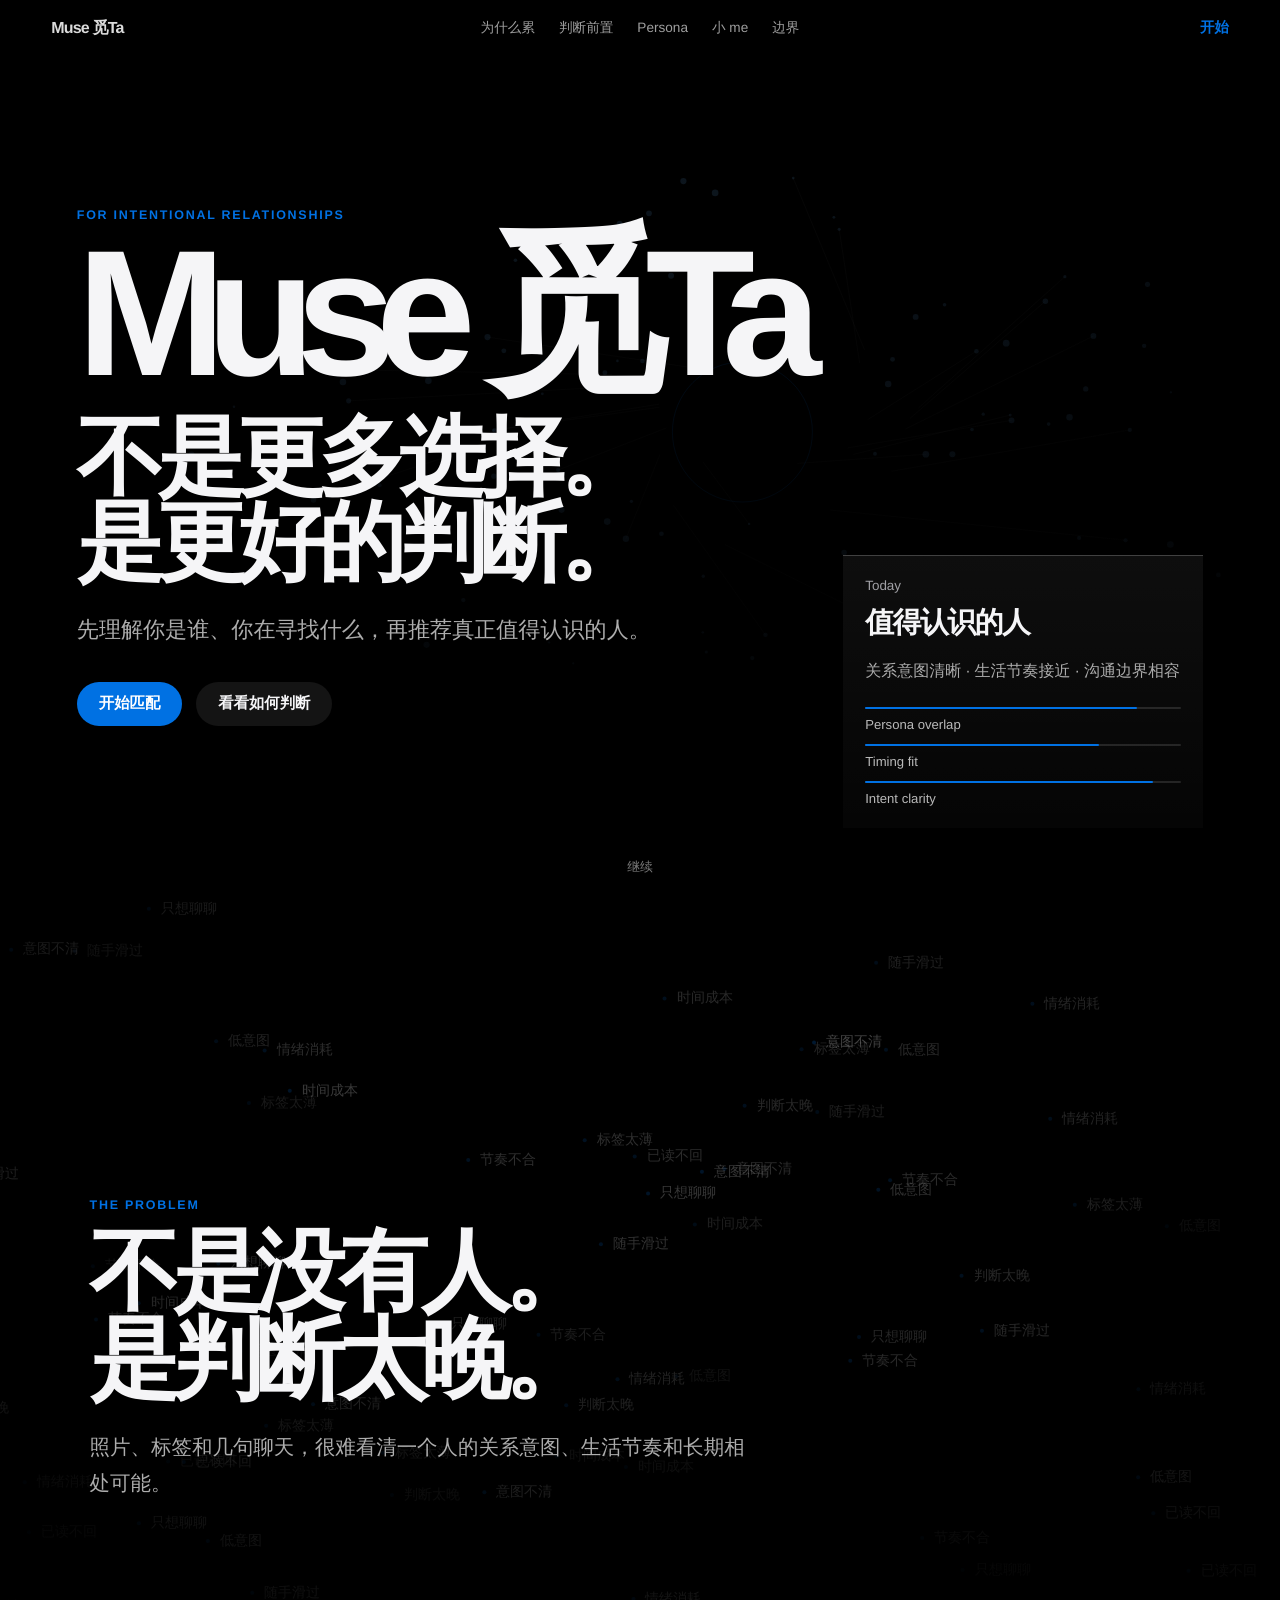
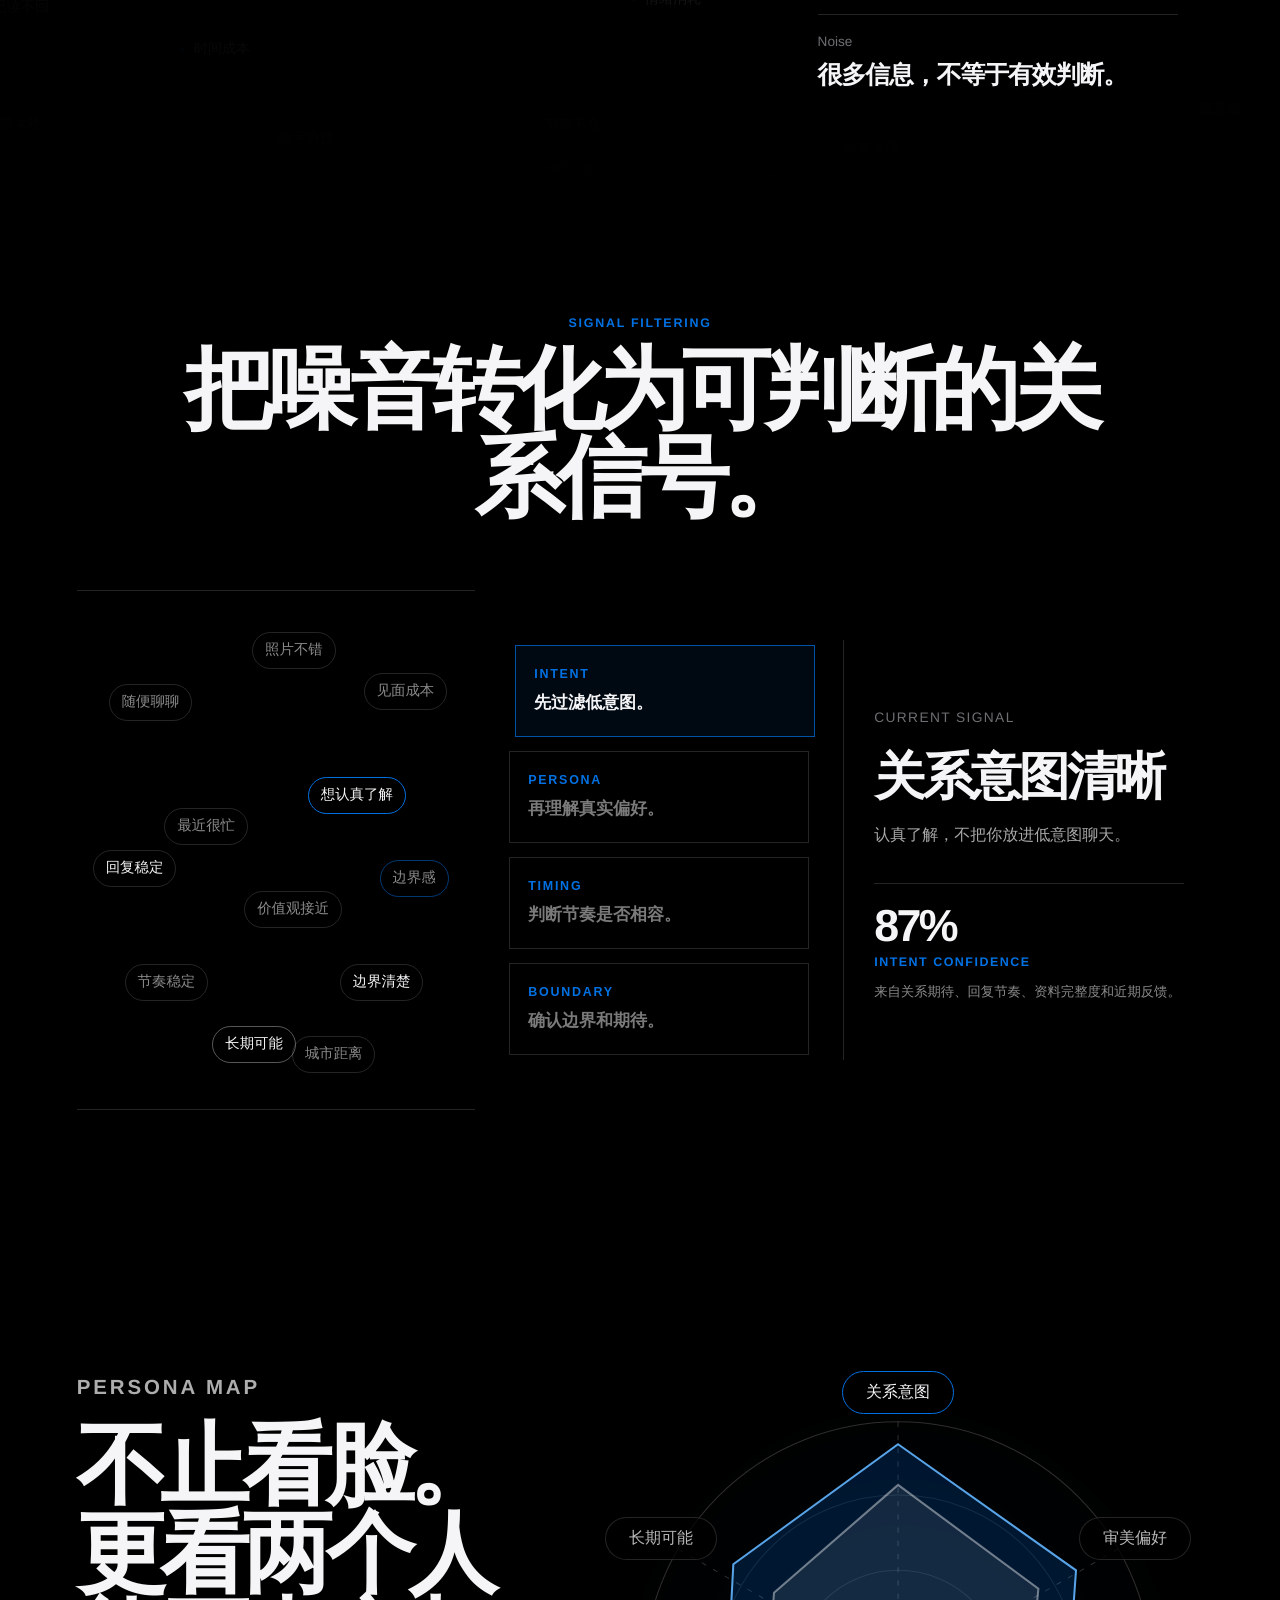
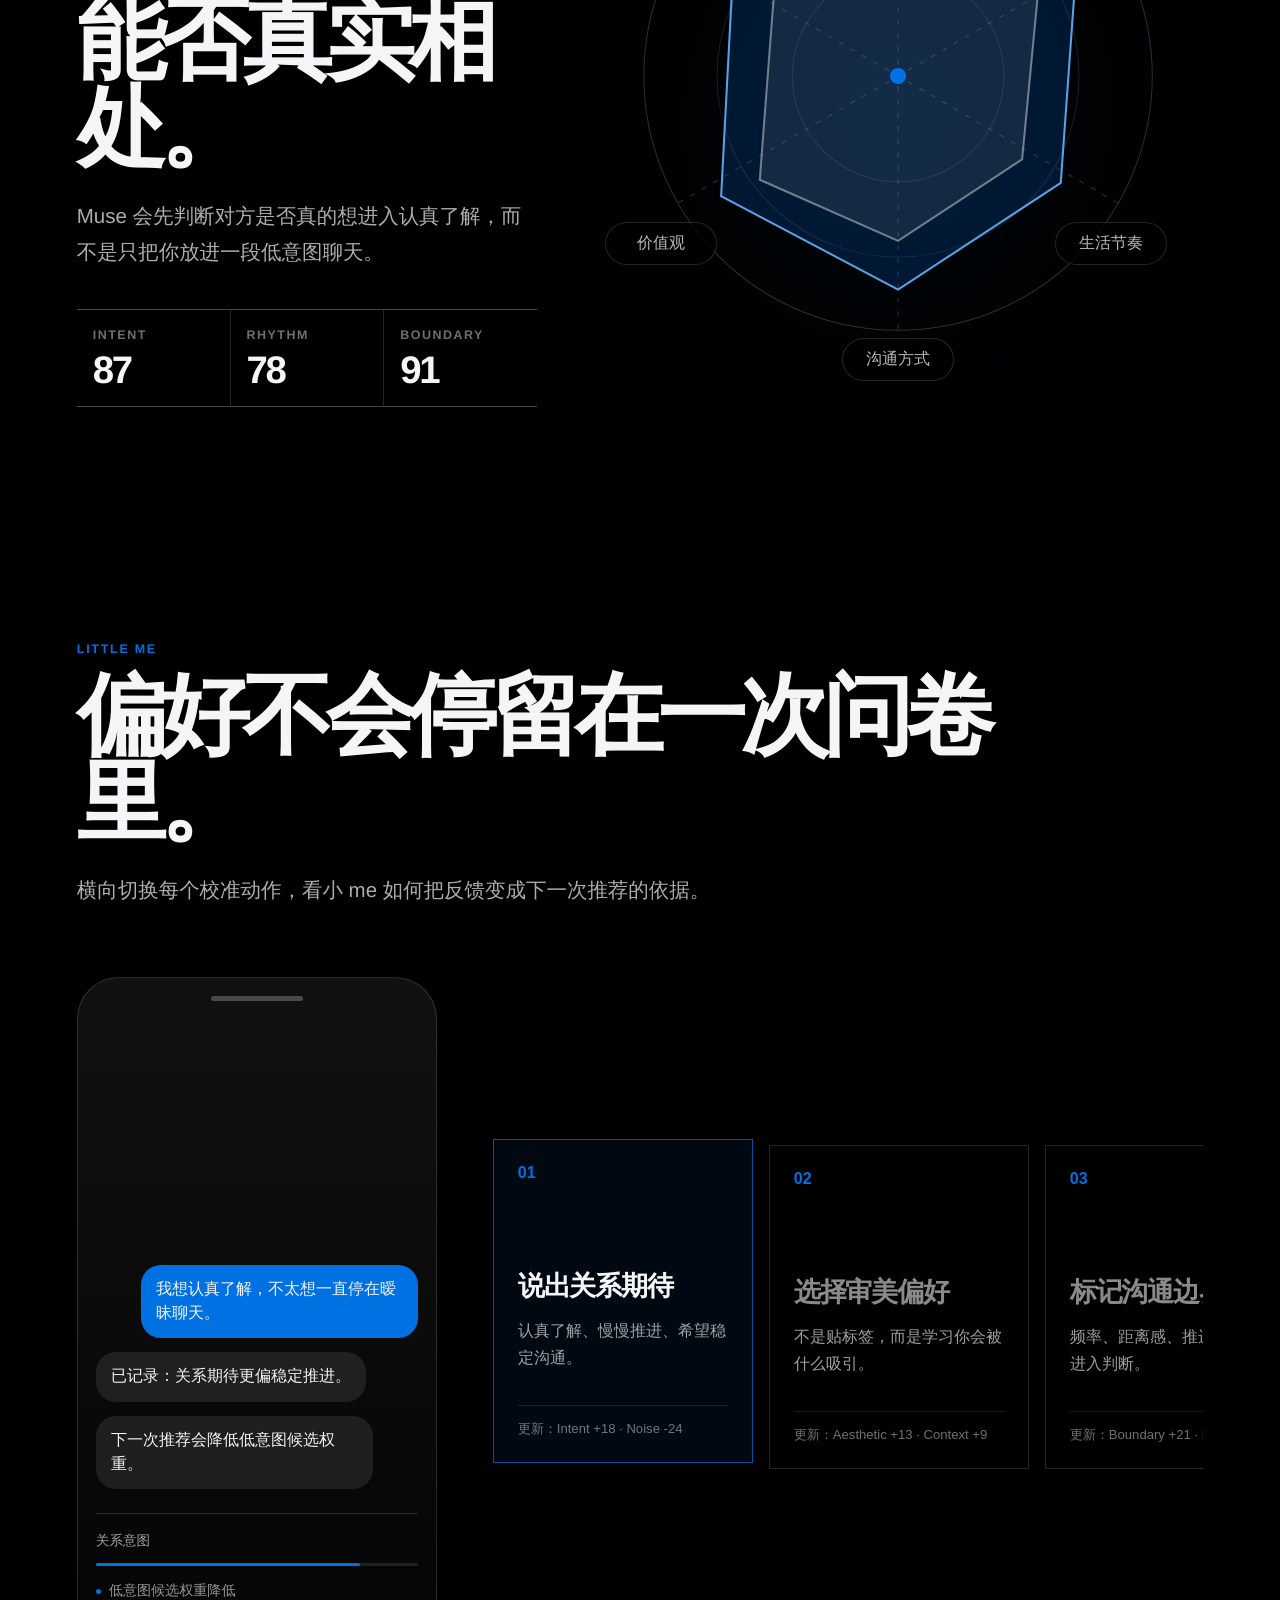
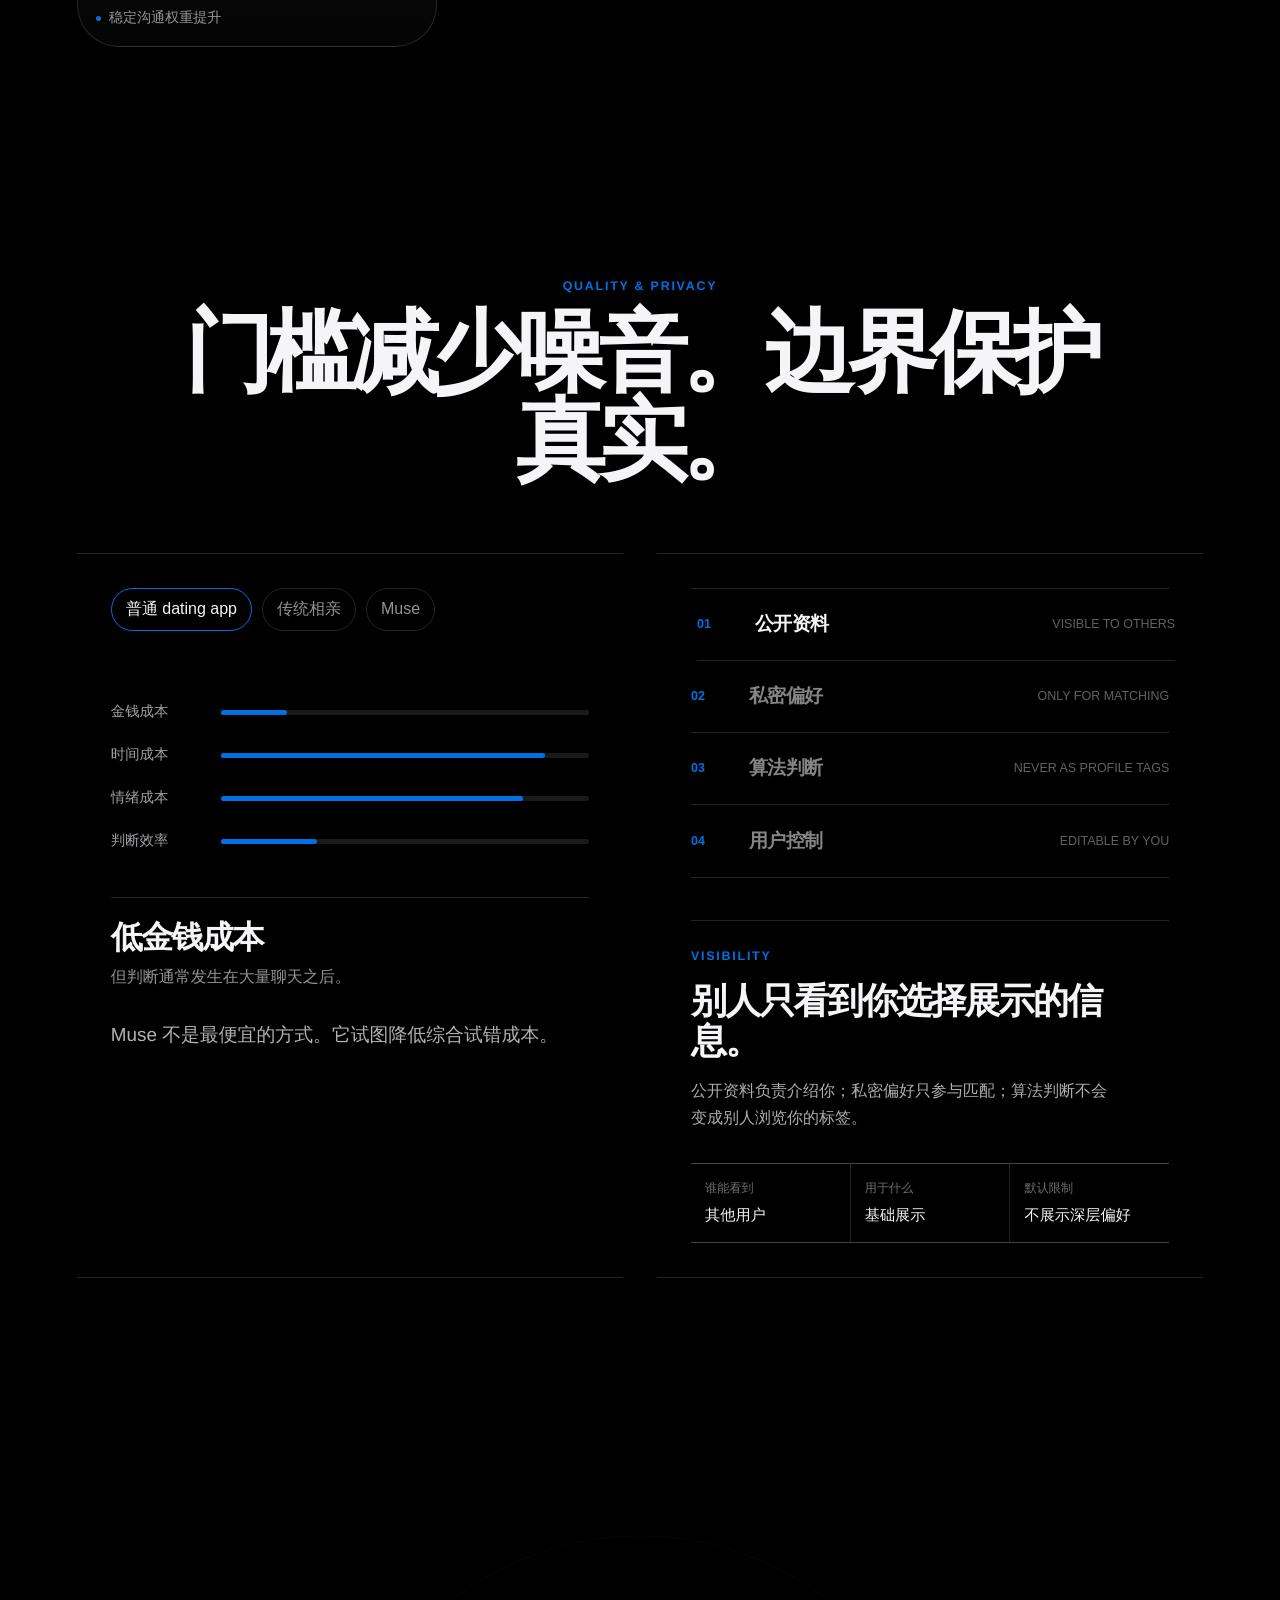
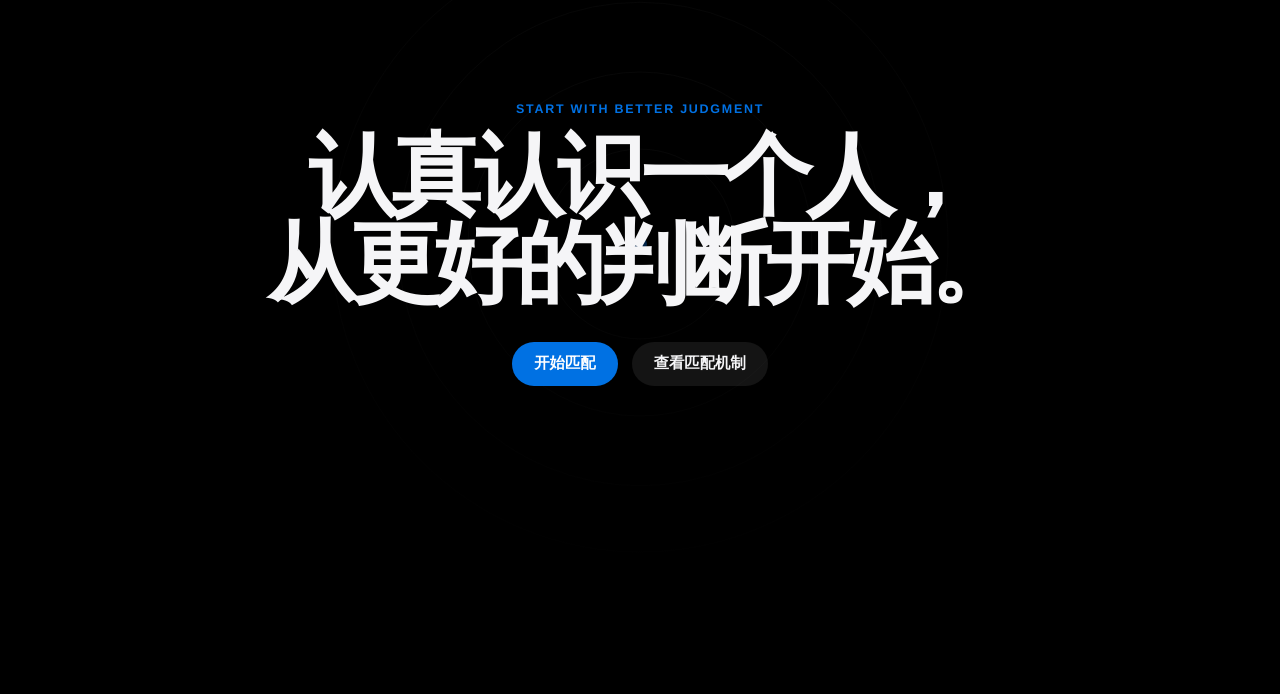
<file: index.html>
<!DOCTYPE html>
<html lang="zh-CN">
<head>
  <meta charset="UTF-8" />
  <meta name="viewport" content="width=device-width, initial-scale=1.0" />
  <title>Muse 觅Ta | 不是更多选择，是更好的判断</title>
  <meta name="description" content="Muse 觅Ta，为认真关系设计的 AI 匹配系统。先理解关系信号，再推荐真正值得认识的人。" />
  <link rel="stylesheet" href="./styles.css" />
</head>
<body>
  <div class="intro" data-intro>
    <span>Muse 觅Ta</span>
    <strong>不是更多选择。是更好的判断。</strong>
  </div>

  <header class="nav" data-nav>
    <a href="#top" class="brand">Muse 觅Ta</a>
    <nav aria-label="页面导航">
      <a href="#noise">为什么累</a>
      <a href="#filter">判断前置</a>
      <a href="#persona">Persona</a>
      <a href="#little-me">小 me</a>
      <a href="#trust">边界</a>
    </nav>
    <a href="#start" class="nav-cta">开始</a>
  </header>

  <main>
    <section class="hero scene" id="top">
      <canvas class="signal-canvas" data-signal-canvas aria-hidden="true"></canvas>
      <div class="hero-copy" data-parallax="0.12">
        <p class="eyebrow">For intentional relationships</p>
        <h1>Muse 觅Ta</h1>
        <p class="hero-line">不是更多选择。<br />是更好的判断。</p>
        <p class="hero-sub">
          先理解你是谁、你在寻找什么，再推荐真正值得认识的人。
        </p>
        <div class="hero-actions">
          <a class="button primary" href="#start">开始匹配</a>
          <a class="button ghost" href="#persona">看看如何判断</a>
        </div>
      </div>
      <div class="hero-proof" data-parallax="-0.08" aria-label="Muse 产品判断示意">
        <div class="proof-kicker">Today</div>
        <h2>值得认识的人</h2>
        <p>关系意图清晰 · 生活节奏接近 · 沟通边界相容</p>
        <div class="proof-meter">
          <span style="--w: 86%">Persona overlap</span>
          <span style="--w: 74%">Timing fit</span>
          <span style="--w: 91%">Intent clarity</span>
        </div>
      </div>
      <a class="scroll-hint" href="#noise">继续</a>
    </section>

    <section class="noise scene" id="noise">
      <canvas class="noise-canvas" data-noise-canvas aria-hidden="true"></canvas>
      <div class="noise-copy" data-reveal>
        <p class="eyebrow">The problem</p>
        <h2>不是没有人。<br />是判断太晚。</h2>
        <p>
          照片、标签和几句聊天，很难看清一个人的关系意图、生活节奏和长期相处可能。
        </p>
      </div>
      <div class="noise-verdict" data-reveal>
        <span>Noise</span>
        <strong>很多信息，不等于有效判断。</strong>
      </div>
    </section>

    <section class="filter scene" id="filter">
      <div class="section-title" data-reveal>
        <p class="eyebrow">Signal filtering</p>
        <h2>把噪音转化为可判断的关系信号。</h2>
      </div>
      <div class="filter-stage" data-filter-stage>
        <div class="signal-cloud" aria-hidden="true">
          <span>随便聊聊</span>
          <span>照片不错</span>
          <span>最近很忙</span>
          <span>想认真了解</span>
          <span>节奏稳定</span>
          <span>边界清楚</span>
          <span>价值观接近</span>
          <span>见面成本</span>
          <span>长期可能</span>
          <span>回复稳定</span>
          <span>边界感</span>
          <span>城市距离</span>
        </div>
        <div class="filter-stack" aria-label="Muse 筛选层">
          <button class="filter-layer is-active" data-filter="intent">
            <span>Intent</span>
            <strong>先过滤低意图。</strong>
          </button>
          <button class="filter-layer" data-filter="persona">
            <span>Persona</span>
            <strong>再理解真实偏好。</strong>
          </button>
          <button class="filter-layer" data-filter="timing">
            <span>Timing</span>
            <strong>判断节奏是否相容。</strong>
          </button>
          <button class="filter-layer" data-filter="boundary">
            <span>Boundary</span>
            <strong>确认边界和期待。</strong>
          </button>
        </div>
        <div class="clear-match" data-filter-result>
          <p>Current signal</p>
          <h3>关系意图清晰</h3>
          <span>认真了解，不把你放进低意图聊天。</span>
          <div class="signal-evidence">
            <b>87%</b>
            <em>intent confidence</em>
            <small>来自关系期待、回复节奏、资料完整度和近期反馈。</small>
          </div>
        </div>
      </div>
    </section>

    <section class="persona scene" id="persona">
      <div class="persona-copy" data-reveal>
        <p class="eyebrow">Persona map</p>
        <h2>不止看脸。<br />更看两个人能否真实相处。</h2>
        <p data-persona-copy>
          Muse 会先判断对方是否真的想进入认真了解，而不是只把你放进一段低意图聊天。
        </p>
        <div class="persona-stats" data-persona-stats>
          <div><span>Intent</span><strong>87</strong></div>
          <div><span>Rhythm</span><strong>78</strong></div>
          <div><span>Boundary</span><strong>91</strong></div>
        </div>
      </div>
      <div class="persona-map" data-reveal>
        <svg viewBox="0 0 600 600" role="img" aria-label="Muse Persona 圆形关系图">
          <circle class="map-ring" cx="300" cy="300" r="250"></circle>
          <circle class="map-ring soft" cx="300" cy="300" r="178"></circle>
          <circle class="map-ring soft" cx="300" cy="300" r="104"></circle>
          <g class="map-lines">
            <line x1="300" y1="50" x2="300" y2="550"></line>
            <line x1="516.5" y1="175" x2="83.5" y2="425"></line>
            <line x1="516.5" y1="425" x2="83.5" y2="175"></line>
          </g>
          <polygon class="map-fill" points="300,72 475,196 460,405 300,510 126,418 138,190"></polygon>
          <polygon class="map-fill second" points="300,112 438,214 422,382 300,462 164,402 178,218"></polygon>
          <circle class="map-core" cx="300" cy="300" r="8"></circle>
        </svg>
        <div class="persona-controls" aria-label="Persona 维度">
          <button class="is-active" data-persona="intent">关系意图</button>
          <button data-persona="aesthetic">审美偏好</button>
          <button data-persona="rhythm">生活节奏</button>
          <button data-persona="communication">沟通方式</button>
          <button data-persona="values">价值观</button>
          <button data-persona="future">长期可能</button>
        </div>
      </div>
    </section>

    <section class="little-me scene" id="little-me">
      <div class="section-title left" data-reveal>
        <p class="eyebrow">Little me</p>
        <h2>偏好不会停留在一次问卷里。</h2>
        <p>横向切换每个校准动作，看小 me 如何把反馈变成下一次推荐的依据。</p>
      </div>
      <div class="calibration" data-reveal>
        <div class="phone-demo" aria-live="polite">
          <div class="phone-bar"></div>
          <div class="chat-feed" data-chat-feed></div>
          <div class="model-state">
            <span data-model-label>关系意图</span>
            <div><i style="--w: 82%"></i></div>
            <ul data-model-notes>
              <li>低意图候选权重降低</li>
              <li>稳定沟通权重提升</li>
            </ul>
          </div>
        </div>
        <div class="calibration-track" aria-label="小 me 校准步骤">
          <button class="calibration-card is-active" data-calibration="intent">
            <span>01</span>
            <strong>说出关系期待</strong>
            <p>认真了解、慢慢推进、希望稳定沟通。</p>
            <small>更新：Intent +18 · Noise -24</small>
          </button>
          <button class="calibration-card" data-calibration="taste">
            <span>02</span>
            <strong>选择审美偏好</strong>
            <p>不是贴标签，而是学习你会被什么吸引。</p>
            <small>更新：Aesthetic +13 · Context +9</small>
          </button>
          <button class="calibration-card" data-calibration="boundary">
            <span>03</span>
            <strong>标记沟通边界</strong>
            <p>频率、距离感、推进速度，都进入判断。</p>
            <small>更新：Boundary +21 · Rhythm +12</small>
          </button>
          <button class="calibration-card" data-calibration="reason">
            <span>04</span>
            <strong>形成推荐依据</strong>
            <p>下一次推荐不只是“像”，而是更可能相处。</p>
            <small>输出：可解释推荐理由</small>
          </button>
        </div>
      </div>
    </section>

    <section class="trust scene" id="trust">
      <div class="section-title" data-reveal>
        <p class="eyebrow">Quality & Privacy</p>
        <h2>门槛减少噪音。边界保护真实。</h2>
      </div>
      <div class="trust-grid">
        <div class="cost-control" data-reveal>
          <div class="control-tabs" aria-label="成本方式切换">
            <button class="is-active" data-cost="app">普通 dating app</button>
            <button data-cost="agency">传统相亲</button>
            <button data-cost="muse">Muse</button>
          </div>
          <div class="cost-bars" data-cost-bars>
            <div><span>金钱成本</span><i style="--w: 18%"></i></div>
            <div><span>时间成本</span><i style="--w: 88%"></i></div>
            <div><span>情绪成本</span><i style="--w: 82%"></i></div>
            <div><span>判断效率</span><i style="--w: 26%"></i></div>
          </div>
          <div class="cost-readout" data-cost-readout>
            <strong>低金钱成本</strong>
            <span>但判断通常发生在大量聊天之后。</span>
          </div>
          <p data-cost-copy>Muse 不是最便宜的方式。它试图降低综合试错成本。</p>
        </div>
        <div class="privacy-control" data-reveal>
          <div class="privacy-layers" aria-label="隐私可见性分层">
            <button class="privacy-layer is-active" data-privacy="public">
              <span>01</span>
              <strong>公开资料</strong>
              <em>Visible to others</em>
            </button>
            <button class="privacy-layer" data-privacy="private">
              <span>02</span>
              <strong>私密偏好</strong>
              <em>Only for matching</em>
            </button>
            <button class="privacy-layer" data-privacy="model">
              <span>03</span>
              <strong>算法判断</strong>
              <em>Never as profile tags</em>
            </button>
            <button class="privacy-layer" data-privacy="control">
              <span>04</span>
              <strong>用户控制</strong>
              <em>Editable by you</em>
            </button>
          </div>
          <div class="privacy-panel" data-privacy-copy>
            <span>Visibility</span>
            <strong>别人只看到你选择展示的信息。</strong>
            <p>公开资料负责介绍你；私密偏好只参与匹配；算法判断不会变成别人浏览你的标签。</p>
            <dl>
              <div><dt>谁能看到</dt><dd>其他用户</dd></div>
              <div><dt>用于什么</dt><dd>基础展示</dd></div>
              <div><dt>默认限制</dt><dd>不展示深层偏好</dd></div>
            </dl>
          </div>
        </div>
      </div>
    </section>

    <section class="final scene" id="start">
      <canvas class="final-canvas" data-final-canvas aria-hidden="true"></canvas>
      <div class="final-copy" data-reveal>
        <p class="eyebrow">Start with better judgment</p>
        <h2>认真认识一个人，<br />从更好的判断开始。</h2>
        <div class="hero-actions">
          <a class="button primary" href="#">开始匹配</a>
          <a class="button ghost" href="#persona">查看匹配机制</a>
        </div>
      </div>
    </section>
  </main>

  <script src="./script.js"></script>
</body>
</html>
</file>
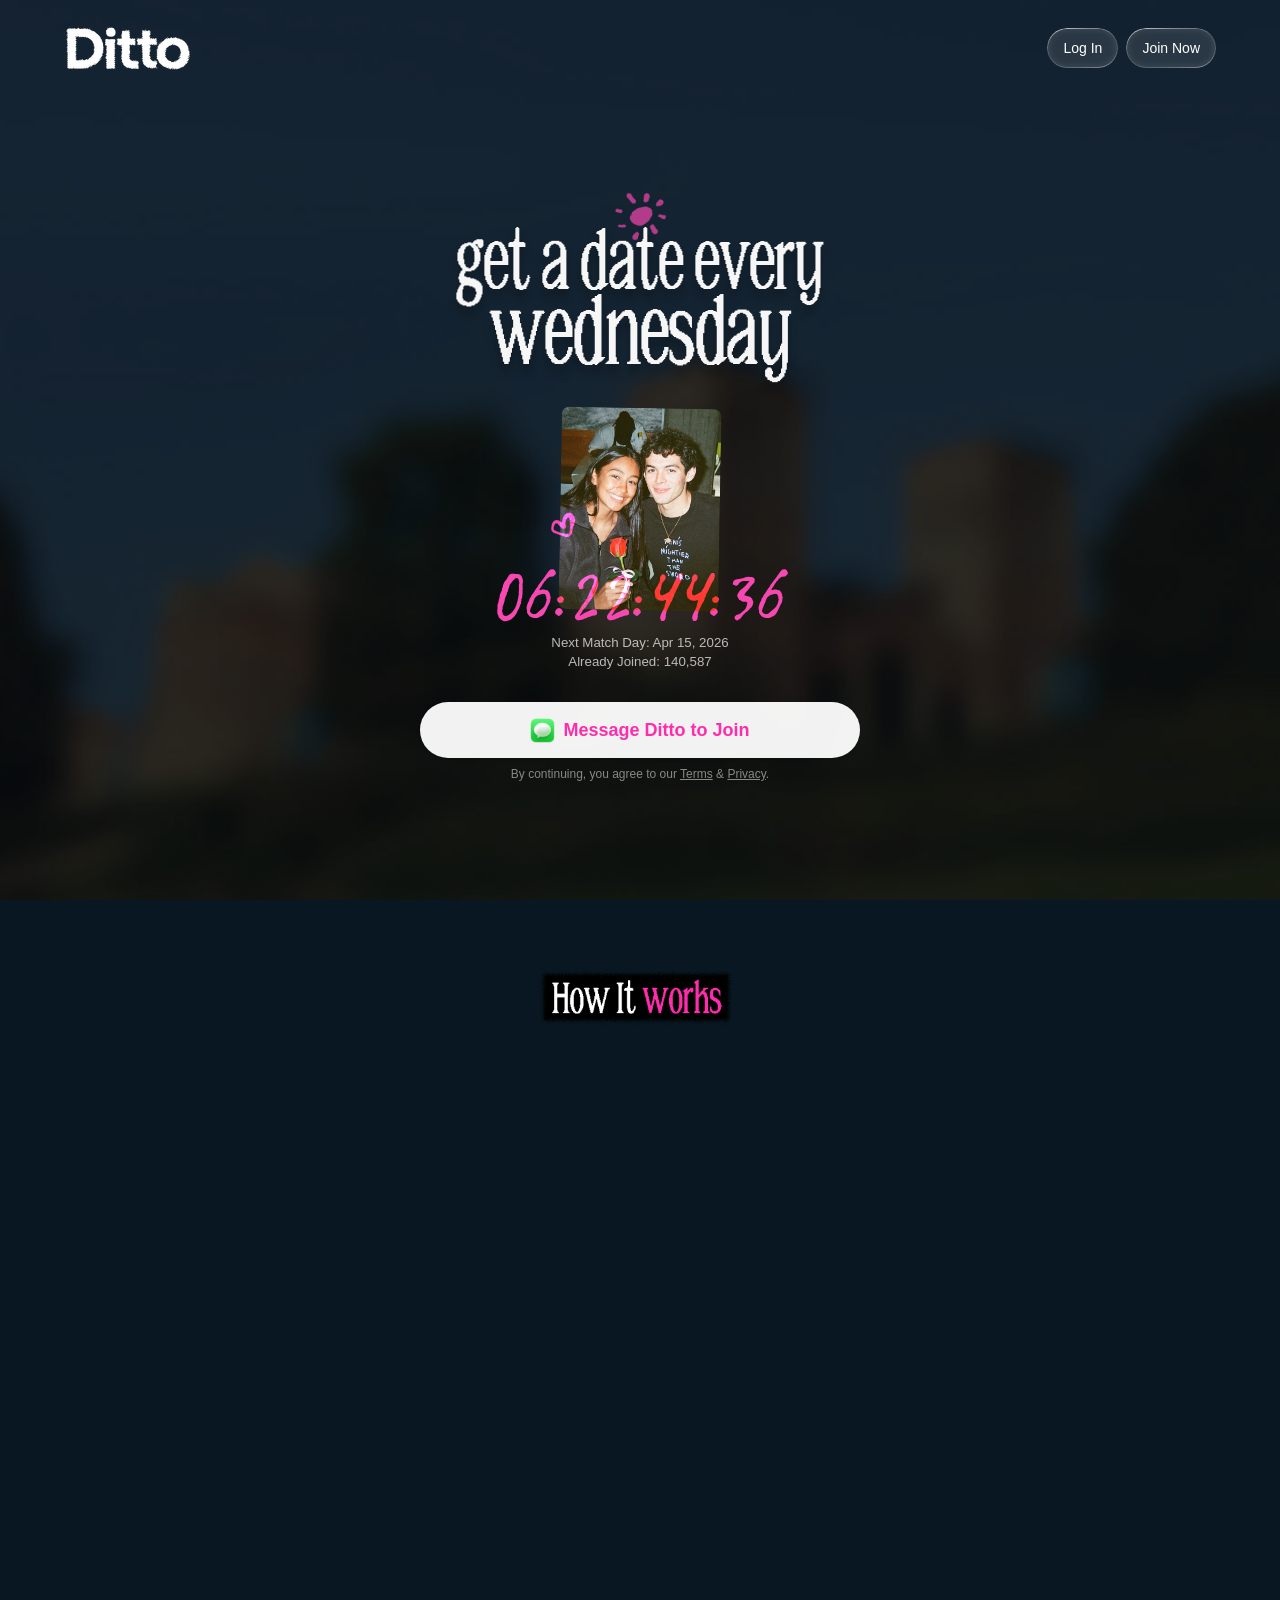
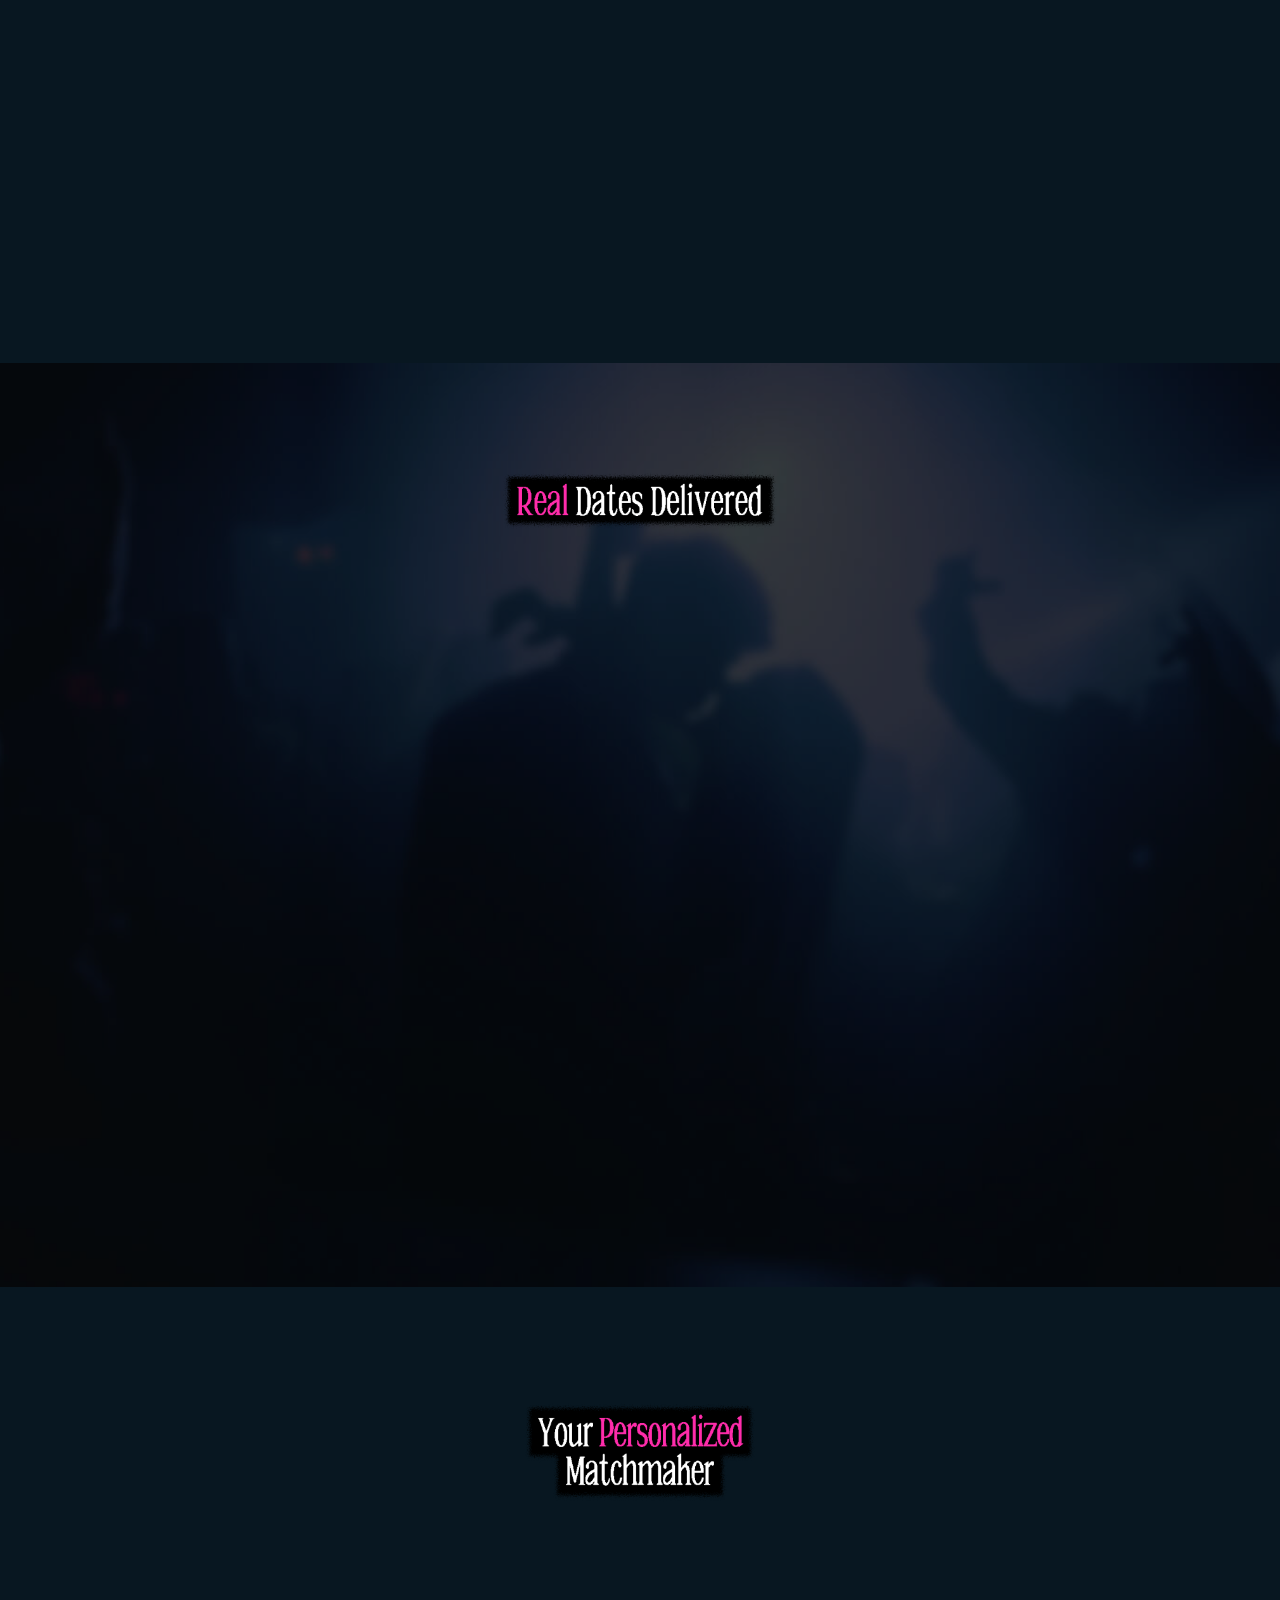
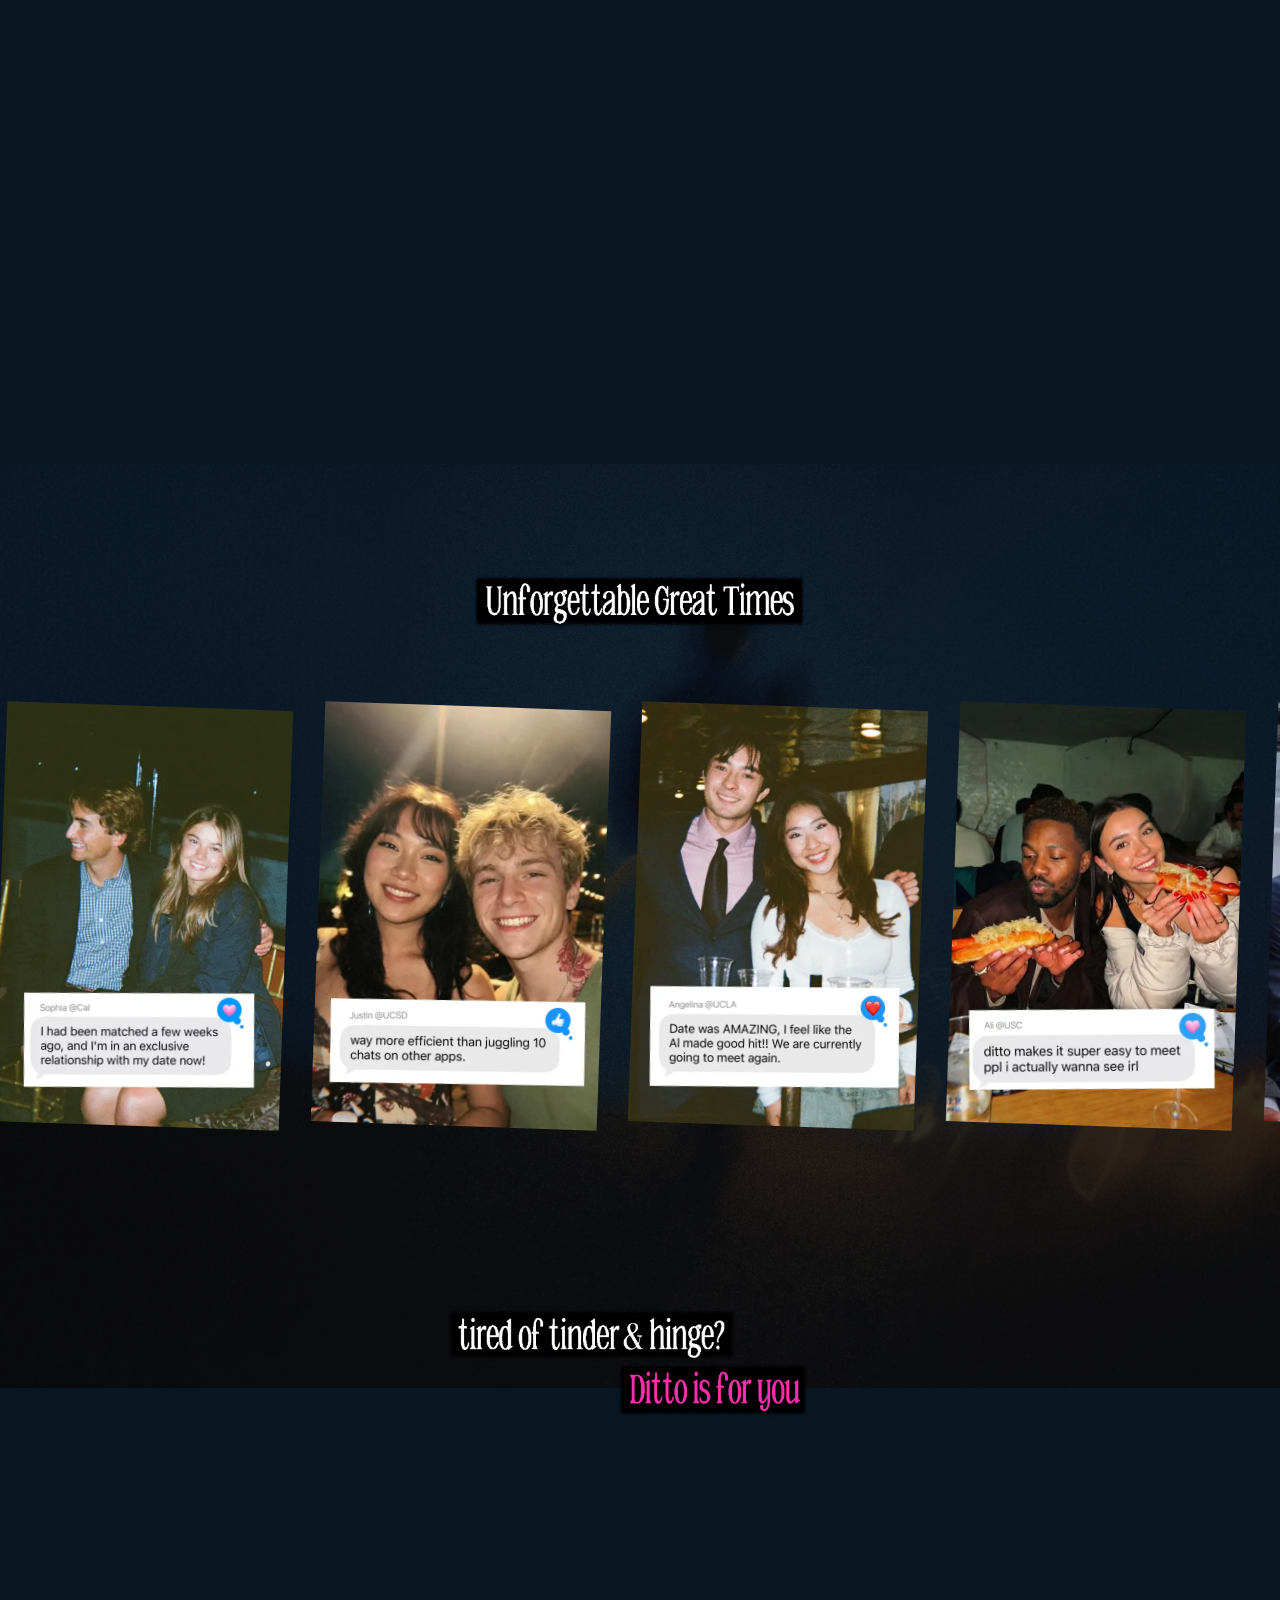
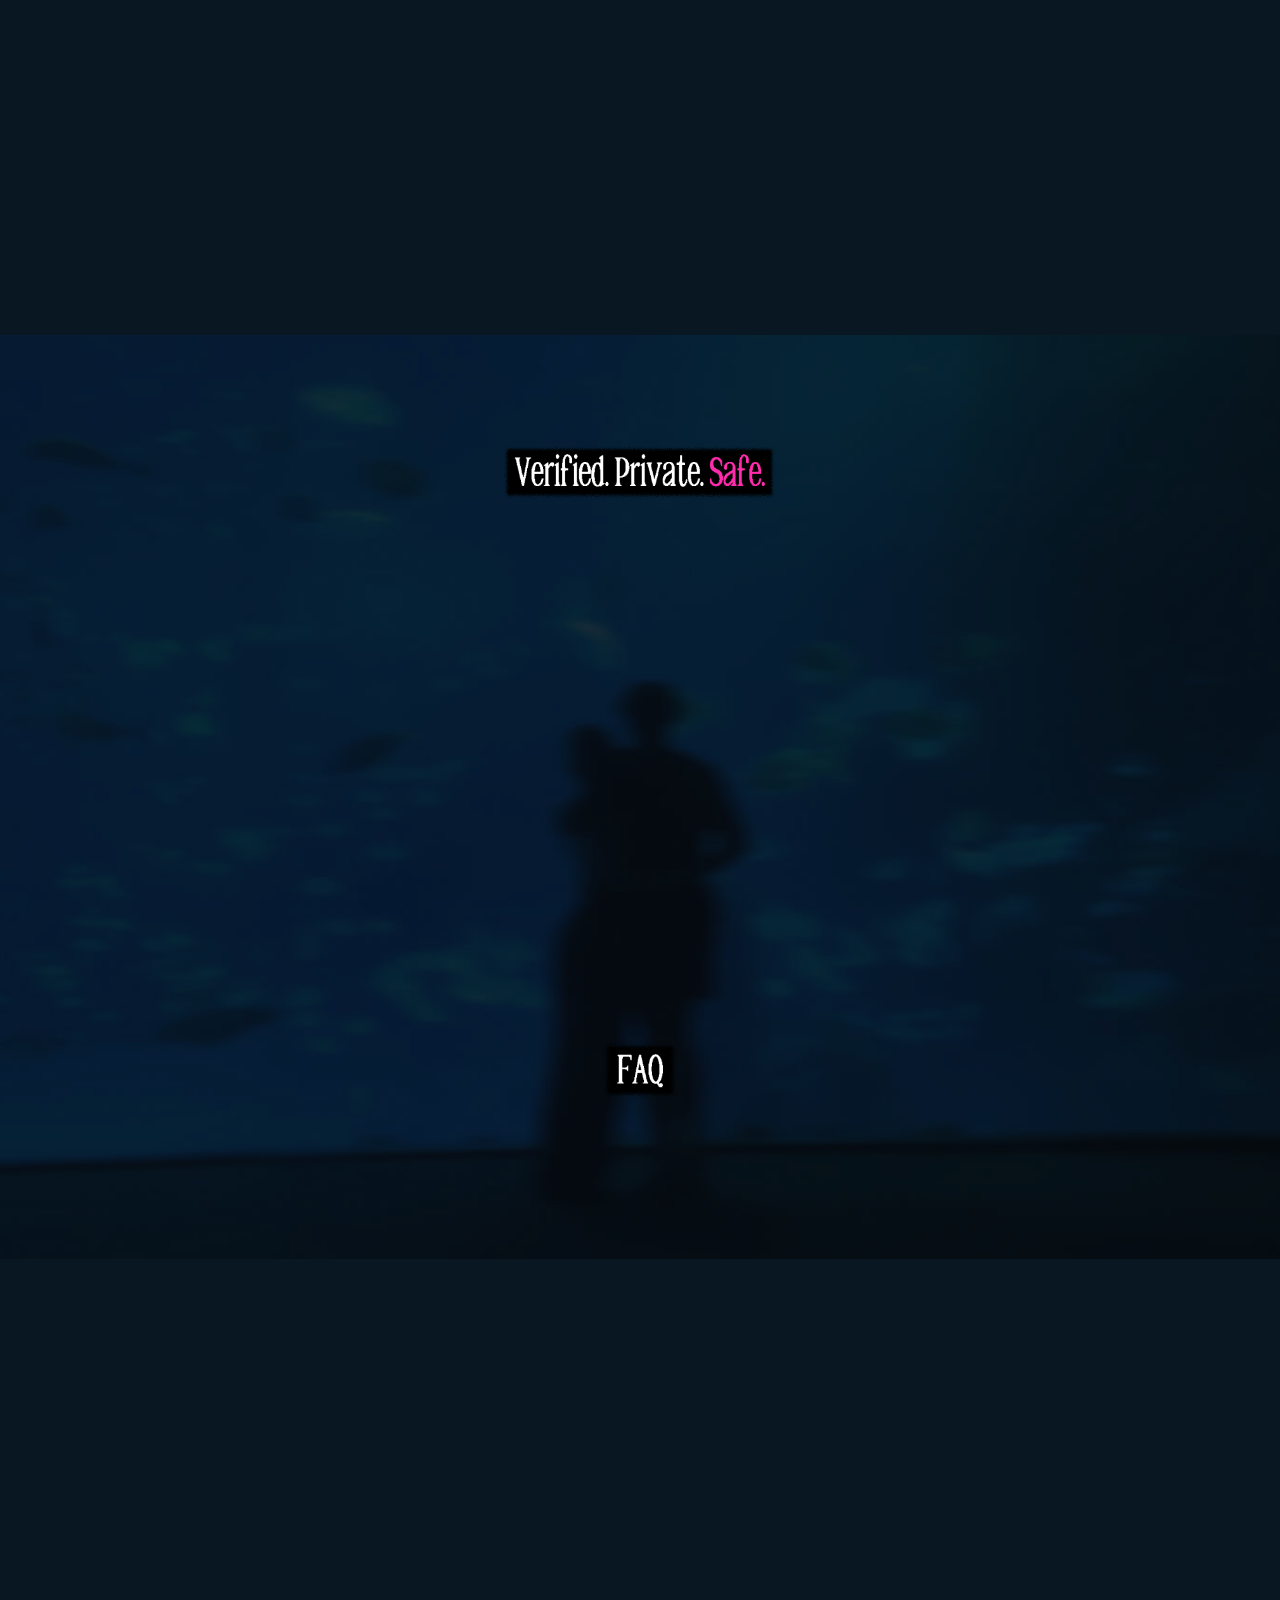
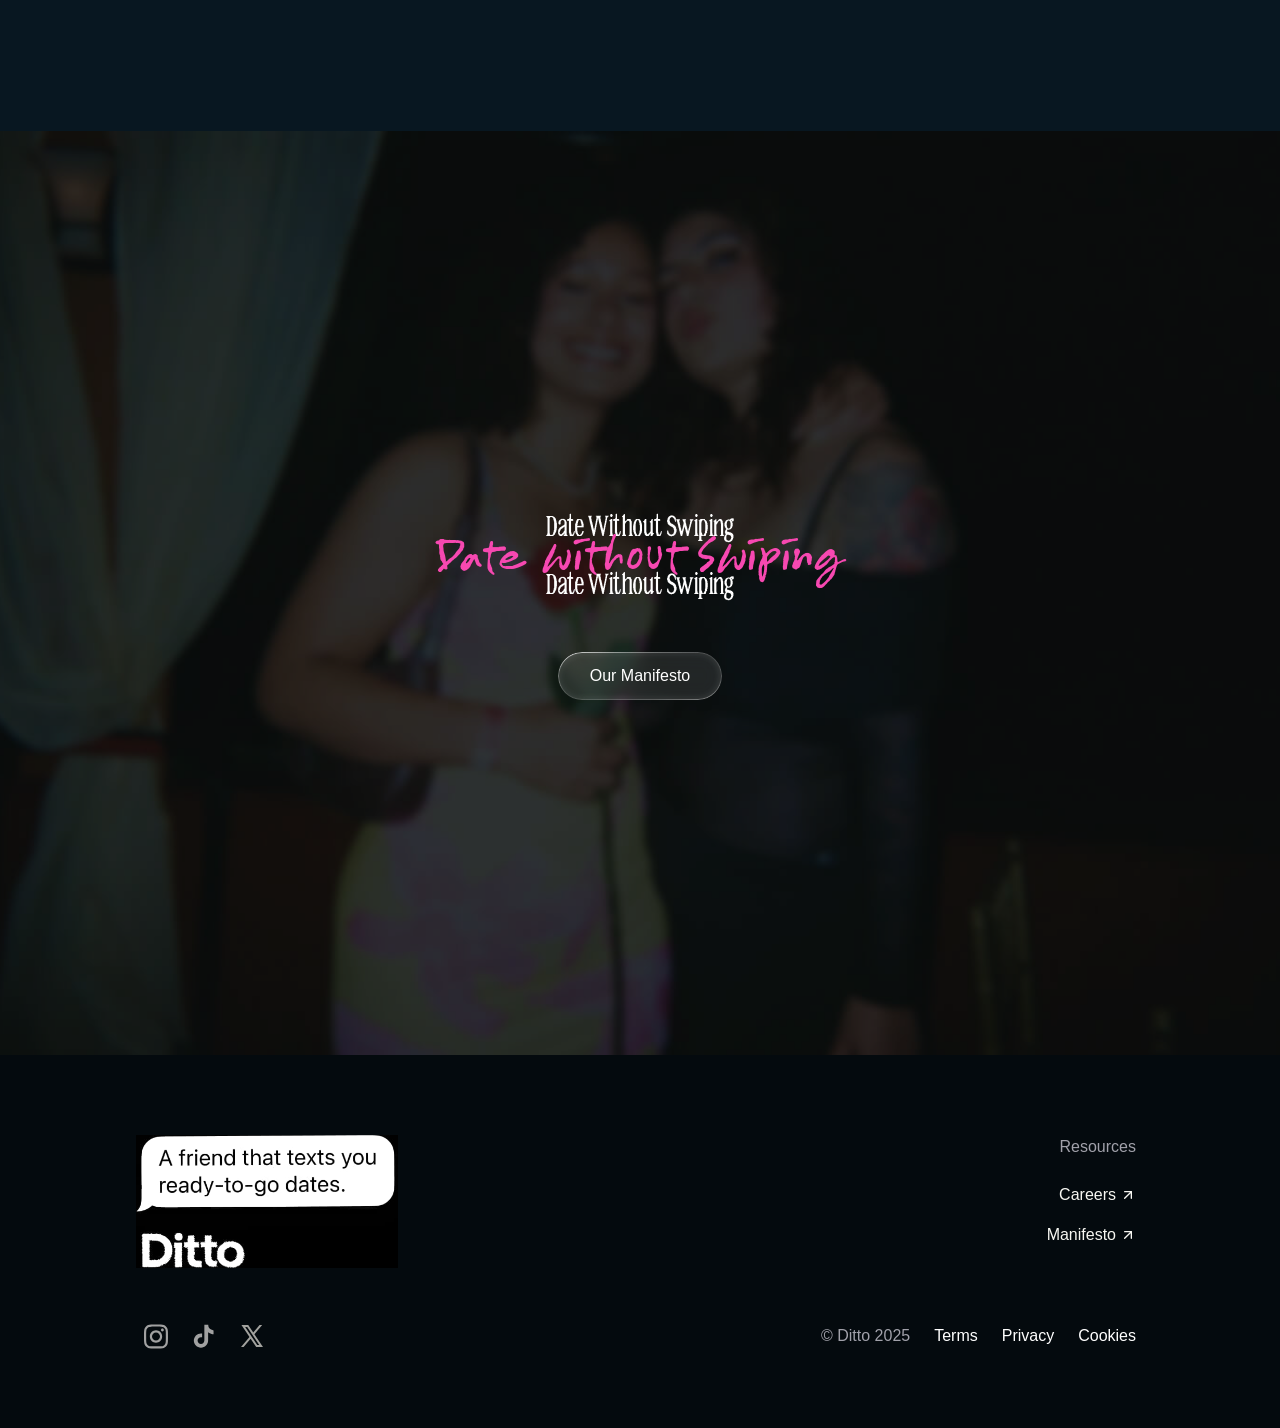
<file: index copy.html>
<!DOCTYPE html><html lang="en" class="argentpixel_e42b2543-module__2tW-xW__variable jersey_25_2c46d627-module___qMhNW__variable spencer_b98a55a6-module__hLfbRW__variable bittersour_b407be45-module__l5us7q__variable antialiased"><head><meta charSet="utf-8"/><meta name="viewport" content="width=device-width, initial-scale=1"/><link rel="preload" as="image" href="images/wednesday/wednesday-vector-sun.png"/><link rel="preload" as="image" href="images/wednesday/wednesday-date.jpg"/><link rel="preload" as="image" href="images/wednesday/wednesday-vector-heart.png"/><link rel="preload" as="image" href="images/logos/imessage-logo.png"/><link rel="preload" as="image" href="images/title-text/subtitle_how-it-works.png"/><link rel="preload" as="image" href="images/howitworks/number_1.webp"/><link rel="preload" as="image" href="images/howitworks/how_it_works_1.webp"/><link rel="preload" as="image" href="images/howitworks/number_2.webp"/><link rel="preload" as="image" href="images/howitworks/how_it_works_2.webp"/><link rel="preload" as="image" href="images/howitworks/number_3.webp"/><link rel="stylesheet" href="_next/static/chunks/099d19351fc948b1.css" data-precedence="next"/><link rel="stylesheet" href="_next/static/chunks/8be99064c7d54c53.css" data-precedence="next"/><link rel="stylesheet" href="_next/static/chunks/591cf297cd48a73a.css" data-precedence="next"/><link rel="preload" as="script" fetchPriority="low" href="_next/static/chunks/e48bb008fba1334e.js"/><script src="_next/static/chunks/25c5c18e11c0363d.js" async=""></script><script src="_next/static/chunks/480d71e21ab28a52.js" async=""></script><script src="_next/static/chunks/b2a523728a27b9ac.js" async=""></script><script src="_next/static/chunks/turbopack-c739a9697aacbf5e.js" async=""></script><script src="_next/static/chunks/d2035eab72114a9e.js" async=""></script><script src="_next/static/chunks/ae8dd55e1054ad62.js" async=""></script><script src="_next/static/chunks/d7791d372ed9d5a5.js" async=""></script><script src="_next/static/chunks/dfd7f015d9294661.js" async=""></script><script src="_next/static/chunks/6d6aea51c0f6bc81.js" async=""></script><script src="_next/static/chunks/2b7af67e0b4c5bd1.js" async=""></script><link rel="preload" as="image" href="images/howitworks/how_it_works_3.webp"/><link rel="preload" as="image" href="images/howitworks/number_4.webp"/><link rel="preload" as="image" href="images/howitworks/how_it_works_4.webp"/><link rel="preload" as="image" href="images/title-text/subtitle_real-dates-delivered.png"/><link rel="preload" as="image" href="images/real-dates/Real&#32;Dates&#32;Delivered_pic_02.webp"/><link rel="preload" as="image" href="images/real-dates/Real&#32;Dates&#32;Delivered_pic_02_tablet_and_above.webp"/><link rel="preload" as="image" href="images/real-dates/Real&#32;Dates&#32;Delivered_pic_01.webp"/><link rel="preload" as="image" href="images/real-dates/Real&#32;Dates&#32;Delivered_pic_03.webp"/><link rel="preload" as="image" href="images/real-dates/Real&#32;Dates&#32;Delivered_data_01.webp"/><link rel="preload" as="image" href="images/real-dates/Real&#32;Dates&#32;Delivered_data_02.webp"/><link rel="preload" as="image" href="images/real-dates/Real&#32;Dates&#32;Delivered_data_03.webp"/><link rel="preload" as="image" href="images/title-text/subtitle_your-personalized.png"/><link rel="preload" as="image" href="images/your-personalized/Your&#32;Personalized_01_mobile.webp"/><link rel="preload" as="image" href="images/your-personalized/Your&#32;Personalized_01.webp"/><link rel="preload" as="image" href="images/your-personalized/Your&#32;Personalized_02_mobile.webp"/><link rel="preload" as="image" href="images/your-personalized/Your&#32;Personalized_02.webp"/><link rel="preload" as="image" href="images/your-personalized/Your&#32;Personalized_03_mobile.webp"/><link rel="preload" as="image" href="images/your-personalized/Your&#32;Personalized_03.webp"/><link rel="preload" as="image" href="images/title-text/subtitle_Unforgettable.png"/><link rel="preload" as="image" href="images/unforgettable/Unforgettable&#32;Great&#32;Times_01.webp"/><link rel="preload" as="image" href="images/unforgettable/Unforgettable&#32;Great&#32;Times_02.webp"/><link rel="preload" as="image" href="images/unforgettable/Unforgettable&#32;Great&#32;Times_03.webp"/><link rel="preload" as="image" href="images/unforgettable/Unforgettable&#32;Great&#32;Times_04.webp"/><link rel="preload" as="image" href="images/unforgettable/Unforgettable&#32;Great&#32;Times_05.webp"/><link rel="preload" as="image" href="images/unforgettable/Unforgettable&#32;Great&#32;Times_06.webp"/><link rel="preload" as="image" href="images/title-text/subtitle_tired-of-tinder.png"/><link rel="preload" as="image" href="images/funpart/tired-of-tinder-1.png"/><link rel="preload" as="image" href="images/funpart/tired-of-tinder-2.png"/><link rel="preload" as="image" href="images/title-text/subtitle_verified-private-safe.png"/><link rel="preload" as="image" href="images/verified/Verified_Private_Safe_01.webp"/><link rel="preload" as="image" href="images/verified/Verified_Private_Safe_02.webp"/><link rel="preload" as="image" href="images/verified/Verified_Private_Safe_03.webp"/><link rel="preload" as="image" href="images/title-text/subtitle_faq.png"/><meta name="next-size-adjust" content=""/><title>Ditto | get a date every wednesday</title><meta name="description" content="sets you up on dates every wednesday."/><meta name="application-name" content="Ditto"/><link rel="manifest" href="manifest.webmanifest"/><meta property="og:title" content="Ditto | get a date every wednesday"/><meta property="og:description" content="sets you up on dates every wednesday."/><meta property="og:image" content="https://ditto.ai/opengraph-image.jpeg?opengraph-image.b5dd433a.jpeg"/><meta property="og:image:width" content="1280"/><meta property="og:image:height" content="1024"/><meta property="og:image:type" content="image/jpeg"/><meta property="og:image:alt" content="I’m Ditto, a friend that texts you ready-to-go dates!"/><meta name="twitter:card" content="summary_large_image"/><meta name="twitter:title" content="Ditto | get a date every wednesday"/><meta name="twitter:description" content="sets you up on dates every wednesday."/><meta name="twitter:image" content="https://ditto.ai/twitter-image.jpeg?twitter-image.b5dd433a.jpeg"/><meta name="twitter:image:width" content="1280"/><meta name="twitter:image:height" content="1024"/><meta name="twitter:image:type" content="image/jpeg"/><meta name="twitter:image:alt" content="I’m Ditto, a friend that texts you ready-to-go dates!"/><link rel="icon" href="favicon.ico%3Ffavicon.d4bc17d1.ico" sizes="48x48" type="image/x-icon"/><script src="_next/static/chunks/a6dad97d9634a72d.js" noModule=""></script></head><body class="m-0 bg-bg antialiased"><div hidden=""><!--$--><!--/$--></div><header class="fixed top-0 left-0 right-0 z-20 grid w-full grid-cols-[1fr_auto] items-center gap-4 px-6 select-none h-[72px] min-[481px]:h-[96px] min-[481px]:px-8 min-[1025px]:px-16 transition-all duration-300 ease-out motion-reduce:transition-none bg-transparent backdrop-blur-none" data-scrolled="false"><a class="w-fit shrink-0" href="index.html"><img alt="Ditto" loading="lazy" width="60" height="24" decoding="async" data-nimg="1" style="color:transparent;width:auto" srcSet="_next/image%3Furl=%252Fimages%252Flogos%252Fditto-logo-white.png&amp;w=64&amp;q=75amp;q_next/image%3Furl=%252Fimages%252Flogos%252Fditto-logo-white.png&amp;w=128&amp;q=75p;w=128&amp;q=75 2x" src="_next/image%3Furl=%252Fimages%252Flogos%252Fditto-logo-white.png&amp;w=128&amp;q=75"/></a><div class="flex items-center gap-2 shrink-0 flex-nowrap"><a href="https://app.ditto.ai/login" class="items-center justify-center gap-2 whitespace-nowrap font-medium transition-colors focus-visible:outline-none focus-visible:ring-1 focus-visible:ring-ring disabled:pointer-events-none [&amp;_svg]:pointer-events-none [&amp;_svg]:size-4 [&amp;_svg]:shrink-0 overflow-hidden disabled:bg-white/10 disabled:text-white/60 bg-white/10 text-white shadow-sm hover:bg-white/25 h-10 rounded-full px-4 text-sm inline-flex button-module-scss-module__BDdgEq__glassButton">Log In</a><button class="items-center justify-center gap-2 whitespace-nowrap font-medium transition-colors focus-visible:outline-none focus-visible:ring-1 focus-visible:ring-ring disabled:pointer-events-none [&amp;_svg]:pointer-events-none [&amp;_svg]:size-4 [&amp;_svg]:shrink-0 overflow-hidden disabled:bg-white/10 disabled:text-white/60 bg-white/10 text-white shadow-sm hover:bg-white/25 h-10 rounded-full px-4 text-sm inline-flex button-module-scss-module__BDdgEq__glassButton">Join Now</button></div></header><section class="relative w-full min-h-[100dvh] overflow-visible"><div class="sticky w-full top-0 h-[100dvh] -mb-[100dvh]"><div class="absolute inset-0 bg-cover bg-bottom bg-no-repeat min-[480px]:hidden" style="background-image:url(images/home/group1-bg-mobile.jpg)"></div><div class="absolute inset-0 bg-cover bg-center bg-no-repeat hidden min-[480px]:block" style="background-image:url(images/home/group1-bg.jpg)"></div><div class="absolute inset-0 pointer-events-none min-[480px]:hidden" style="background-image:url(&quot;data:image/svg+xml,%3Csvg viewBox=&#x27;0 0 1000 1000&#x27; xmlns=&#x27;http://www.w3.org/2000/svg&#x27; preserveAspectRatio=&#x27;none&#x27;%3E%3Cfilter id=&#x27;noiseFilterMobile&#x27;%3E%3CfeTurbulence type=&#x27;fractalNoise&#x27; baseFrequency=&#x27;0.5&#x27; numOctaves=&#x27;3&#x27; seed=&#x27;9&#x27; stitchTiles=&#x27;stitch&#x27; result=&#x27;noise&#x27;/%3E%3CfeColorMatrix type=&#x27;saturate&#x27; values=&#x27;0&#x27; in=&#x27;noise&#x27; result=&#x27;grayscaleNoise&#x27;/%3E%3CfeComponentTransfer in=&#x27;grayscaleNoise&#x27;%3E%3CfeFuncR type=&#x27;gamma&#x27; amplitude=&#x27;2.4&#x27; exponent=&#x27;6&#x27; offset=&#x27;-0.4&#x27;/%3E%3CfeFuncG type=&#x27;gamma&#x27; amplitude=&#x27;2.4&#x27; exponent=&#x27;6&#x27; offset=&#x27;-0.4&#x27;/%3E%3CfeFuncB type=&#x27;gamma&#x27; amplitude=&#x27;2.4&#x27; exponent=&#x27;6&#x27; offset=&#x27;-0.4&#x27;/%3E%3C/feComponentTransfer%3E%3C/filter%3E%3Crect width=&#x27;100%25&#x27; height=&#x27;100%25&#x27; filter=&#x27;url(%23noiseFilterMobile.html)&#x27; opacity=&#x27;0.6&#x27;/%3E%3C/svg%3E&quot;);background-size:cover;background-repeat:repeat;mix-blend-mode:multiply;opacity:1"></div><div class="absolute inset-0 pointer-events-none hidden min-[480px]:block" style="background-image:url(&quot;data:image/svg+xml,%3Csvg viewBox=&#x27;0 0 1000 1000&#x27; xmlns=&#x27;http://www.w3.org/2000/svg&#x27; preserveAspectRatio=&#x27;none&#x27;%3E%3Cfilter id=&#x27;noiseFilterMobile&#x27;%3E%3CfeTurbulence type=&#x27;fractalNoise&#x27; baseFrequency=&#x27;2&#x27; numOctaves=&#x27;3&#x27; seed=&#x27;9&#x27; stitchTiles=&#x27;stitch&#x27; result=&#x27;noise&#x27;/%3E%3CfeColorMatrix type=&#x27;saturate&#x27; values=&#x27;0&#x27; in=&#x27;noise&#x27; result=&#x27;grayscaleNoise&#x27;/%3E%3CfeComponentTransfer in=&#x27;grayscaleNoise&#x27;%3E%3CfeFuncR type=&#x27;gamma&#x27; amplitude=&#x27;2.4&#x27; exponent=&#x27;6&#x27; offset=&#x27;-0.4&#x27;/%3E%3CfeFuncG type=&#x27;gamma&#x27; amplitude=&#x27;2.4&#x27; exponent=&#x27;6&#x27; offset=&#x27;-0.4&#x27;/%3E%3CfeFuncB type=&#x27;gamma&#x27; amplitude=&#x27;2.4&#x27; exponent=&#x27;6&#x27; offset=&#x27;-0.4&#x27;/%3E%3C/feComponentTransfer%3E%3C/filter%3E%3Crect width=&#x27;100%25&#x27; height=&#x27;100%25&#x27; filter=&#x27;url(%23noiseFilterMobile.html)&#x27; opacity=&#x27;0.6&#x27;/%3E%3C/svg%3E&quot;);background-size:cover;background-repeat:repeat;mix-blend-mode:multiply;opacity:1"></div></div><div class="relative z-10 overflow-visible"><div class="hero-bg relative min-h-screen w-full overflow-hidden"><section class="relative z-[2] box-border flex h-svh min-h-[600px] max-h-[1080px] flex-col items-center justify-center gap-2 overflow-hidden p-8 pt-[72px] pb-4 px-6 min-[480px]:pt-[96px]"><div class="flex flex-col items-center justify-center origin-center" style="transform:scale(1)"><div class="relative z-10 flex w-full select-none flex-col items-center justify-center text-center text-[#F6F6F6] min-[480px]:scale-105 origin-center"><img src="images/wednesday/wednesday-vector-sun.png" alt="sun" class="h-auto w-[48px] opacity-70 mix-blend-color-dodge rotate-[15deg] z-0 relative -mb-[8px]"/><h1 class="m-0 font-spencer text-center relative z-10 [text-shadow:0px_4.9px_4.9px_0px_rgba(0,0,0,0.25)] min-[480px]:[text-shadow:0px_7.78px_7.78px_0px_rgba(0,0,0,0.25)]"><span class="block text-[72px] font-normal leading-[0.9] whitespace-nowrap">get a date every</span><span class="block text-[82px] font-normal leading-[0.9]">wednesday</span></h1><p class="m-0 font-bitterSour text-[54px] leading-none invisible">@</p></div><div id="countdown" class="relative -mt-[28px] flex select-none flex-col items-center justify-center min-[480px]:scale-95 origin-center"><img src="images/wednesday/wednesday-date.jpg" alt="date" class="h-auto w-[168px] rotate-1 rounded-[8px]"/><div class="-mt-10 min-[1025px]:-mt-[56px] flex w-[330px] items-center justify-center text-center font-bitterSour text-[56px] min-[1025px]:text-[64px] tabular-nums text-[#f748b1] mix-blend-color-dodge"><span class="inline-block w-[1.8ch] text-center font-[inherit]">06</span><span class="inline-block w-[0.6ch] text-center font-[inherit]">:</span><span class="inline-block w-[1.8ch] text-center font-[inherit]">22</span><span class="inline-block w-[0.6ch] text-center font-[inherit]">:</span><span class="inline-block w-[1.8ch] text-center font-[inherit]">44</span><span class="inline-block w-[0.6ch] text-center font-[inherit]">:</span><span class="inline-block w-[1.8ch] text-center font-[inherit]">36</span></div><img src="images/wednesday/wednesday-vector-heart.png" alt="heart" class="absolute left-[68px] top-[108px] h-auto w-9 mix-blend-color-dodge"/><div class="-mt-4 flex select-none flex-col items-center justify-center gap-0 text-center text-white/70"><p id="next-match-day" class="m-0 text-sm">Next Match Day: <!-- -->Apr 15, 2026</p><p id="live-user-count" class="m-0 text-sm">Already Joined:<!-- --> <!-- -->140,587</p></div></div><button id="join-ditto" class="mt-6 inline-flex items-center justify-center gap-2 whitespace-nowrap rounded-full bg-white/95 text-[var(--Color-Secondary)] shadow font-bold text-md px-2 w-[calc(100vw-64px)] min-[480px]:w-[440px] h-[48px] min-[480px]:h-[56px] min-[1025px]:h-[56px] origin-center tracking-[-2%] min-[480px]:text-[18px] min-[1025px]:text-[18px] focus-visible:outline-none focus-visible:ring-1 focus-visible:ring-ring [transform:scale(var(--btn-scale))] hover:[transform:scale(calc(var(--btn-scale)*1.02))]" style="--btn-scale:1;transition:transform 0.4s cubic-bezier(0.34, 1.56, 0.64, 1)"><img src="images/logos/imessage-logo.png" alt="imessage" width="25" height="25"/>Message Ditto to Join</button><p class="mt-2 text-xs text-white/50 text-center" style="transform:scale(1)">By continuing, you agree to our<!-- --> <a class="underline hover:text-white/70" href="legal/tos.html">Terms</a> <!-- -->&amp;<!-- --> <a class="underline hover:text-white/70" href="legal/privacy.html">Privacy</a>.</p></div></section></div><section class="relative z-[2] flex h-fit w-full flex-col items-center justify-center gap-12 overflow-visible bg-transparent pb-16 pt-8 min-[481px]:px-4 min-[481px]:pb-[100px] min-[481px]:pt-16"><h2 class="sr-only">How it works</h2><img src="images/title-text/subtitle_how-it-works.png" alt="How it works" class="h-auto w-[396px] max-w-none flex-shrink-0 min-[1025px]:w-[502px]"/><div class="howItWorks-module-scss-module__qgPgUG__howItWorksContainer"><div class="howItWorks-module-scss-module__qgPgUG__step"><div class="howItWorks-module-scss-module__qgPgUG__stepCard"><div class="howItWorks-module-scss-module__qgPgUG__stepHeader"><img src="images/howitworks/number_1.webp" alt="Step 1" class="howItWorks-module-scss-module__qgPgUG__stepNumber"/><h3 class="howItWorks-module-scss-module__qgPgUG__stepTitle">Tell Ditto Your Type</h3></div><p class="howItWorks-module-scss-module__qgPgUG__stepDescription">Submit your preferences by Tuesday 11:59 PM.</p><img src="images/howitworks/how_it_works_1.webp" alt="Tell Ditto Your Type" class="howItWorks-module-scss-module__qgPgUG__stepImage"/></div></div><div class="howItWorks-module-scss-module__qgPgUG__step"><div class="howItWorks-module-scss-module__qgPgUG__stepCard"><div class="howItWorks-module-scss-module__qgPgUG__stepHeader"><img src="images/howitworks/number_2.webp" alt="Step 2" class="howItWorks-module-scss-module__qgPgUG__stepNumber"/><h3 class="howItWorks-module-scss-module__qgPgUG__stepTitle">The Wednesday Drop</h3></div><p class="howItWorks-module-scss-module__qgPgUG__stepDescription">Check your iMessage at 7pm. We will send you one personalized match and curate your date for you!</p><img src="images/howitworks/how_it_works_2.webp" alt="The Wednesday Drop" class="howItWorks-module-scss-module__qgPgUG__stepImage"/></div></div><div class="howItWorks-module-scss-module__qgPgUG__step"><div class="howItWorks-module-scss-module__qgPgUG__stepCard"><div class="howItWorks-module-scss-module__qgPgUG__stepHeader"><img src="images/howitworks/number_3.webp" alt="Step 3" class="howItWorks-module-scss-module__qgPgUG__stepNumber"/><h3 class="howItWorks-module-scss-module__qgPgUG__stepTitle">Schedule the Date</h3></div><p class="howItWorks-module-scss-module__qgPgUG__stepDescription">Find a time that works for both of you to meet up.</p><img src="images/howitworks/how_it_works_3.webp" alt="Schedule the Date" class="howItWorks-module-scss-module__qgPgUG__stepImage"/></div></div><div class="howItWorks-module-scss-module__qgPgUG__step"><div class="howItWorks-module-scss-module__qgPgUG__stepCard"><div class="howItWorks-module-scss-module__qgPgUG__stepHeader"><img src="images/howitworks/number_4.webp" alt="Step 4" class="howItWorks-module-scss-module__qgPgUG__stepNumber"/><h3 class="howItWorks-module-scss-module__qgPgUG__stepTitle">Have fun!</h3></div><p class="howItWorks-module-scss-module__qgPgUG__stepDescription">Enjoy a good time with your personalized date!</p><img src="images/howitworks/how_it_works_4.webp" alt="Have fun!" class="howItWorks-module-scss-module__qgPgUG__stepImage"/></div></div></div></section></div></section><section class="relative w-full min-h-[100dvh] overflow-visible"><div class="sticky w-full -top-6 h-[calc(100dvh+24px)] -mb-[100dvh]" style="mask-image:url(&quot;data:image/svg+xml,%3Csvg xmlns=&#x27;http://www.w3.org/2000/svg&#x27; viewBox=&#x27;0 0 390.02 800&#x27; preserveAspectRatio=&#x27;none&#x27;%3E%3Cdefs%3E%3Cmask id=&#x27;wavyMask&#x27;%3E%3Crect x=&#x27;0&#x27; y=&#x27;0&#x27; width=&#x27;390.02&#x27; height=&#x27;1000&#x27; fill=&#x27;white&#x27;/%3E%3Cpath fill=&#x27;black&#x27; d=&#x27;M390.02,0H0v14.61c1.28,0,2.57-.48,3.55-1.46L11.64,5.06c1.96-1.96,5.14-1.95,7.09.02l7.9,8c1.96,1.98,5.16,1.98,7.12,0l7.88-7.98c1.96-1.98,5.16-1.98,7.12,0l7.88,7.98c1.96,1.98,5.16,1.98,7.12,0l7.88-7.98c1.96-1.98,5.16-1.98,7.12,0l7.88,7.98c1.96,1.98,5.16,1.98,7.12,0l7.88-7.98c1.96-1.98,5.16-1.98,7.12,0l7.88,7.98c1.96,1.98,5.16,1.98,7.12,0l7.88-7.98c1.96-1.98,5.16-1.98,7.12,0l7.88,7.98c1.96,1.98,5.16,1.98,7.12,0l7.88-7.98c1.96-1.98,5.16-1.98,7.12,0l7.88,7.98c1.96,1.98,5.16,1.98,7.12,0l7.88-7.98c1.96-1.98,5.16-1.98,7.12,0l7.88,7.98c1.96,1.98,5.16,1.98,7.12,0l7.88-7.98c1.96-1.98,5.16-1.98,7.12,0l7.88,7.98c1.96,1.98,5.16,1.98,7.12,0l7.88-7.98c1.96-1.98,5.16-1.98,7.12,0l7.88,7.98c1.96,1.98,5.16,1.98,7.12,0l7.88-7.98c1.96-1.98,5.16-1.98,7.12,0l7.88,7.98c1.96,1.98,5.16,1.98,7.12,0l7.88-7.98c1.96-1.98,5.16-1.98,7.12,0l7.88,7.98c1.96,1.98,5.16,1.98,7.12,0l7.88-7.98c1.96-1.98,5.16-1.98,7.12,0l7.88,7.98c1.96,1.98,5.16,1.98,7.12,0l7.88-7.98c1.96-1.98,5.16-1.98,7.12,0l7.9,8c.98.99,2.26,1.48,3.55,1.49V0Z&#x27;/%3E%3C/mask%3E%3C/defs%3E%3Crect x=&#x27;0&#x27; y=&#x27;0&#x27; width=&#x27;390.02&#x27; height=&#x27;1000&#x27; fill=&#x27;white&#x27; mask=&#x27;url(%23wavyMask.html)&#x27;/%3E%3C/svg%3E&quot;);-webkit-mask-image:url(&quot;data:image/svg+xml,%3Csvg xmlns=&#x27;http://www.w3.org/2000/svg&#x27; viewBox=&#x27;0 0 390.02 800&#x27; preserveAspectRatio=&#x27;none&#x27;%3E%3Cdefs%3E%3Cmask id=&#x27;wavyMask&#x27;%3E%3Crect x=&#x27;0&#x27; y=&#x27;0&#x27; width=&#x27;390.02&#x27; height=&#x27;1000&#x27; fill=&#x27;white&#x27;/%3E%3Cpath fill=&#x27;black&#x27; d=&#x27;M390.02,0H0v14.61c1.28,0,2.57-.48,3.55-1.46L11.64,5.06c1.96-1.96,5.14-1.95,7.09.02l7.9,8c1.96,1.98,5.16,1.98,7.12,0l7.88-7.98c1.96-1.98,5.16-1.98,7.12,0l7.88,7.98c1.96,1.98,5.16,1.98,7.12,0l7.88-7.98c1.96-1.98,5.16-1.98,7.12,0l7.88,7.98c1.96,1.98,5.16,1.98,7.12,0l7.88-7.98c1.96-1.98,5.16-1.98,7.12,0l7.88,7.98c1.96,1.98,5.16,1.98,7.12,0l7.88-7.98c1.96-1.98,5.16-1.98,7.12,0l7.88,7.98c1.96,1.98,5.16,1.98,7.12,0l7.88-7.98c1.96-1.98,5.16-1.98,7.12,0l7.88,7.98c1.96,1.98,5.16,1.98,7.12,0l7.88-7.98c1.96-1.98,5.16-1.98,7.12,0l7.88,7.98c1.96,1.98,5.16,1.98,7.12,0l7.88-7.98c1.96-1.98,5.16-1.98,7.12,0l7.88,7.98c1.96,1.98,5.16,1.98,7.12,0l7.88-7.98c1.96-1.98,5.16-1.98,7.12,0l7.88,7.98c1.96,1.98,5.16,1.98,7.12,0l7.88-7.98c1.96-1.98,5.16-1.98,7.12,0l7.88,7.98c1.96,1.98,5.16,1.98,7.12,0l7.88-7.98c1.96-1.98,5.16-1.98,7.12,0l7.88,7.98c1.96,1.98,5.16,1.98,7.12,0l7.88-7.98c1.96-1.98,5.16-1.98,7.12,0l7.88,7.98c1.96,1.98,5.16,1.98,7.12,0l7.88-7.98c1.96-1.98,5.16-1.98,7.12,0l7.9,8c.98.99,2.26,1.48,3.55,1.49V0Z&#x27;/%3E%3C/mask%3E%3C/defs%3E%3Crect x=&#x27;0&#x27; y=&#x27;0&#x27; width=&#x27;390.02&#x27; height=&#x27;1000&#x27; fill=&#x27;white&#x27; mask=&#x27;url(%23wavyMask.html)&#x27;/%3E%3C/svg%3E&quot;);mask-size:390px 100%;-webkit-mask-size:390px 100%;mask-repeat:repeat-x;-webkit-mask-repeat:repeat-x;mask-position:top left;-webkit-mask-position:top left"><div class="absolute inset-0 bg-cover bg-bottom bg-no-repeat min-[480px]:hidden" style="background-image:url(images/home/group2-bg-mobile.jpg)"></div><div class="absolute inset-0 bg-cover bg-center bg-no-repeat hidden min-[480px]:block" style="background-image:url(images/home/group2-bg.jpg)"></div><div class="absolute inset-0 pointer-events-none min-[480px]:hidden" style="background-image:url(&quot;data:image/svg+xml,%3Csvg viewBox=&#x27;0 0 1000 1000&#x27; xmlns=&#x27;http://www.w3.org/2000/svg&#x27; preserveAspectRatio=&#x27;none&#x27;%3E%3Cfilter id=&#x27;noiseFilterMobile&#x27;%3E%3CfeTurbulence type=&#x27;fractalNoise&#x27; baseFrequency=&#x27;0.5&#x27; numOctaves=&#x27;3&#x27; seed=&#x27;9&#x27; stitchTiles=&#x27;stitch&#x27; result=&#x27;noise&#x27;/%3E%3CfeColorMatrix type=&#x27;saturate&#x27; values=&#x27;0&#x27; in=&#x27;noise&#x27; result=&#x27;grayscaleNoise&#x27;/%3E%3CfeComponentTransfer in=&#x27;grayscaleNoise&#x27;%3E%3CfeFuncR type=&#x27;gamma&#x27; amplitude=&#x27;2.4&#x27; exponent=&#x27;6&#x27; offset=&#x27;-0.4&#x27;/%3E%3CfeFuncG type=&#x27;gamma&#x27; amplitude=&#x27;2.4&#x27; exponent=&#x27;6&#x27; offset=&#x27;-0.4&#x27;/%3E%3CfeFuncB type=&#x27;gamma&#x27; amplitude=&#x27;2.4&#x27; exponent=&#x27;6&#x27; offset=&#x27;-0.4&#x27;/%3E%3C/feComponentTransfer%3E%3C/filter%3E%3Crect width=&#x27;100%25&#x27; height=&#x27;100%25&#x27; filter=&#x27;url(%23noiseFilterMobile.html)&#x27; opacity=&#x27;0.6&#x27;/%3E%3C/svg%3E&quot;);background-size:cover;background-repeat:repeat;mix-blend-mode:multiply;opacity:1"></div><div class="absolute inset-0 pointer-events-none hidden min-[480px]:block" style="background-image:url(&quot;data:image/svg+xml,%3Csvg viewBox=&#x27;0 0 1000 1000&#x27; xmlns=&#x27;http://www.w3.org/2000/svg&#x27; preserveAspectRatio=&#x27;none&#x27;%3E%3Cfilter id=&#x27;noiseFilterMobile&#x27;%3E%3CfeTurbulence type=&#x27;fractalNoise&#x27; baseFrequency=&#x27;2&#x27; numOctaves=&#x27;3&#x27; seed=&#x27;9&#x27; stitchTiles=&#x27;stitch&#x27; result=&#x27;noise&#x27;/%3E%3CfeColorMatrix type=&#x27;saturate&#x27; values=&#x27;0&#x27; in=&#x27;noise&#x27; result=&#x27;grayscaleNoise&#x27;/%3E%3CfeComponentTransfer in=&#x27;grayscaleNoise&#x27;%3E%3CfeFuncR type=&#x27;gamma&#x27; amplitude=&#x27;2.4&#x27; exponent=&#x27;6&#x27; offset=&#x27;-0.4&#x27;/%3E%3CfeFuncG type=&#x27;gamma&#x27; amplitude=&#x27;2.4&#x27; exponent=&#x27;6&#x27; offset=&#x27;-0.4&#x27;/%3E%3CfeFuncB type=&#x27;gamma&#x27; amplitude=&#x27;2.4&#x27; exponent=&#x27;6&#x27; offset=&#x27;-0.4&#x27;/%3E%3C/feComponentTransfer%3E%3C/filter%3E%3Crect width=&#x27;100%25&#x27; height=&#x27;100%25&#x27; filter=&#x27;url(%23noiseFilterMobile.html)&#x27; opacity=&#x27;0.6&#x27;/%3E%3C/svg%3E&quot;);background-size:cover;background-repeat:repeat;mix-blend-mode:multiply;opacity:1"></div></div><div class="relative z-10 overflow-visible"><section class="box-border flex flex-col items-center py-14 min-[481px]:px-6 min-[481px]:py-20"><h2 class="sr-only">Real Dates Delivered</h2><img src="images/title-text/subtitle_real-dates-delivered.png" alt="Real Dates Delivered" class="h-auto w-[396px] max-w-none flex-shrink-0 min-[1025px]:w-[502px] min-[1025px]:mb-6"/><div class="relative mt-8 w-full min-[481px]:w-[390px] min-[1025px]:hidden" style="aspect-ratio:390 / 676"><img src="images/real-dates/Real&#32;Dates&#32;Delivered_pic_02.webp" alt="" class="absolute h-[24.56%] w-[82.82%] min-[481px]:hidden realDatesDelivered-module-scss-module__9Hf80a__animatedImage" style="left:17.18%;top:36.98%;transition-delay:0ms"/><img src="images/real-dates/Real&#32;Dates&#32;Delivered_pic_02_tablet_and_above.webp" alt="" class="absolute hidden min-[481px]:block h-auto w-[82.82%] realDatesDelivered-module-scss-module__9Hf80a__animatedImage" style="left:17.18%;top:36.98%;transition-delay:0ms"/><img src="images/real-dates/Real&#32;Dates&#32;Delivered_pic_01.webp" alt="" class="absolute h-[36.83%] w-[77.69%] realDatesDelivered-module-scss-module__9Hf80a__animatedImage" style="left:5.9%;top:5.92%;transition-delay:100ms"/><img src="images/real-dates/Real&#32;Dates&#32;Delivered_pic_03.webp" alt="" class="absolute h-[33.43%] w-[71.79%] realDatesDelivered-module-scss-module__9Hf80a__animatedImage" style="left:23.33%;top:64.79%;transition-delay:200ms"/><img src="images/real-dates/Real&#32;Dates&#32;Delivered_data_01.webp" alt="12,000+ dates" class="absolute h-[13.61%] w-[44.36%] realDatesDelivered-module-scss-module__9Hf80a__animatedImage" style="left:48.72%;top:1.04%;transition-delay:300ms"/><img src="images/real-dates/Real&#32;Dates&#32;Delivered_data_02.webp" alt="65%" class="absolute h-[13.46%] w-[39.49%] realDatesDelivered-module-scss-module__9Hf80a__animatedImage" style="left:5.38%;top:55.77%;transition-delay:400ms"/><img src="images/real-dates/Real&#32;Dates&#32;Delivered_data_03.webp" alt="92%" class="absolute h-[13.91%] w-[43.33%] realDatesDelivered-module-scss-module__9Hf80a__animatedImage" style="left:52.56%;top:82.69%;transition-delay:500ms"/></div><div class="relative mt-8 hidden min-[1025px]:block w-[1032px] max-w-full" style="aspect-ratio:1032 / 649"><img src="images/real-dates/Real&#32;Dates&#32;Delivered_pic_01.webp" alt="" class="absolute realDatesDelivered-module-scss-module__9Hf80a__animatedImage" style="left:0.68%;top:4.93%;width:45.25%;height:59.17%;transition-delay:0ms"/><img src="images/real-dates/Real&#32;Dates&#32;Delivered_pic_02_tablet_and_above.webp" alt="" class="absolute realDatesDelivered-module-scss-module__9Hf80a__animatedImage" style="left:44.28%;top:18.80%;width:50.00%;height:36.67%;transition-delay:100ms"/><img src="images/real-dates/Real&#32;Dates&#32;Delivered_pic_03.webp" alt="" class="absolute realDatesDelivered-module-scss-module__9Hf80a__animatedImage" style="left:31.40%;top:48.07%;width:40.60%;height:51.93%;transition-delay:200ms"/><img src="images/real-dates/Real&#32;Dates&#32;Delivered_data_01.webp" alt="12,000+ dates" class="absolute realDatesDelivered-module-scss-module__9Hf80a__animatedImage" style="left:31.50%;top:0%;width:20.74%;height:17.57%;transition-delay:300ms"/><img src="images/real-dates/Real&#32;Dates&#32;Delivered_data_02.webp" alt="65%" class="absolute realDatesDelivered-module-scss-module__9Hf80a__animatedImage" style="left:81.49%;top:40.83%;width:18.51%;height:17.41%;transition-delay:400ms"/><img src="images/real-dates/Real&#32;Dates&#32;Delivered_data_03.webp" alt="92%" class="absolute realDatesDelivered-module-scss-module__9Hf80a__animatedImage" style="left:22.97%;top:76.89%;width:20.35%;height:18.03%;transition-delay:500ms"/></div></section><section class="box-border flex flex-col items-center py-14 min-[481px]:px-6 min-[481px]:py-20 min-[1025px]:pb-40"><h2 class="sr-only">Your Personalized Matchmaker</h2><img src="images/title-text/subtitle_your-personalized.png" alt="Your Personalized Matchmaker" class="h-auto w-[396px] max-w-none flex-shrink-0 min-[1025px]:w-[502px] min-[1025px]:mb-6"/><div class="mt-8 flex w-full max-w-[1100px] flex-col items-center gap-12 min-[1025px]:flex-row min-[1025px]:items-start min-[1025px]:justify-center min-[1025px]:gap-8"><div class="flex w-full flex-col items-center gap-4 min-[481px]:w-auto min-[1025px]:flex-1 min-[1025px]:max-w-[340px] yourPersonalized-module-scss-module__vcdDvW__item" style="transition-delay:0ms"><h3 class="font-spencer text-[28px] leading-[117%] text-white text-center min-[1025px]:hidden">Backed by best AI research</h3><h3 class="hidden font-spencer text-[40px] leading-[117%] text-white text-center min-[1025px]:block min-[1025px]:min-h-[100px]">Backed by best<br/>AI research</h3><img src="images/your-personalized/Your&#32;Personalized_01_mobile.webp" alt="Professional matchmakers and cognitive researchers" class="h-auto w-full min-[481px]:max-w-[320px] min-[1025px]:hidden"/><img src="images/your-personalized/Your&#32;Personalized_01.webp" alt="Professional matchmakers and cognitive researchers" class="hidden h-auto w-[80%] min-[1025px]:block"/></div><div class="flex w-full flex-col items-center gap-4 min-[481px]:w-auto min-[1025px]:flex-1 min-[1025px]:max-w-[340px] yourPersonalized-module-scss-module__vcdDvW__item" style="transition-delay:100ms"><h3 class="font-spencer text-[28px] leading-[117%] text-white text-center min-[1025px]:hidden">Ditto learns your preferences</h3><h3 class="hidden font-spencer text-[40px] leading-[117%] text-white text-center min-[1025px]:block min-[1025px]:min-h-[100px]">Ditto learns your<br/>preferences</h3><img src="images/your-personalized/Your&#32;Personalized_02_mobile.webp" alt="Ditto learns your preferences" class="h-auto w-full min-[481px]:max-w-[320px] min-[1025px]:hidden"/><img src="images/your-personalized/Your&#32;Personalized_02.webp" alt="Ditto learns your preferences" class="hidden h-auto w-[80%] min-[1025px]:block"/></div><div class="flex w-full flex-col items-center gap-4 min-[481px]:w-auto min-[1025px]:flex-1 min-[1025px]:max-w-[340px] yourPersonalized-module-scss-module__vcdDvW__item" style="transition-delay:200ms"><h3 class="font-spencer text-[28px] leading-[117%] text-white text-center min-[1025px]:hidden">Scans the entire pool to<br/>find the one</h3><h3 class="hidden font-spencer text-[40px] leading-[117%] text-white text-center min-[1025px]:block min-[1025px]:min-h-[100px]">Scans the entire pool<br/>to find the one</h3><img src="images/your-personalized/Your&#32;Personalized_03_mobile.webp" alt="Scans the entire pool to find the one" class="h-auto w-full min-[481px]:max-w-[320px] min-[1025px]:hidden"/><img src="images/your-personalized/Your&#32;Personalized_03.webp" alt="Scans the entire pool to find the one" class="hidden h-auto w-[80%] min-[1025px]:block"/></div></div></section></div></section><section class="relative w-full min-h-[100dvh] overflow-visible"><div class="sticky w-full -top-6 h-[calc(100dvh+24px)] -mb-[100dvh]" style="mask-image:url(&quot;data:image/svg+xml,%3Csvg xmlns=&#x27;http://www.w3.org/2000/svg&#x27; viewBox=&#x27;0 0 390.02 800&#x27; preserveAspectRatio=&#x27;none&#x27;%3E%3Cdefs%3E%3Cmask id=&#x27;wavyMask&#x27;%3E%3Crect x=&#x27;0&#x27; y=&#x27;0&#x27; width=&#x27;390.02&#x27; height=&#x27;1000&#x27; fill=&#x27;white&#x27;/%3E%3Cpath fill=&#x27;black&#x27; d=&#x27;M390.02,0H0v14.61c1.28,0,2.57-.48,3.55-1.46L11.64,5.06c1.96-1.96,5.14-1.95,7.09.02l7.9,8c1.96,1.98,5.16,1.98,7.12,0l7.88-7.98c1.96-1.98,5.16-1.98,7.12,0l7.88,7.98c1.96,1.98,5.16,1.98,7.12,0l7.88-7.98c1.96-1.98,5.16-1.98,7.12,0l7.88,7.98c1.96,1.98,5.16,1.98,7.12,0l7.88-7.98c1.96-1.98,5.16-1.98,7.12,0l7.88,7.98c1.96,1.98,5.16,1.98,7.12,0l7.88-7.98c1.96-1.98,5.16-1.98,7.12,0l7.88,7.98c1.96,1.98,5.16,1.98,7.12,0l7.88-7.98c1.96-1.98,5.16-1.98,7.12,0l7.88,7.98c1.96,1.98,5.16,1.98,7.12,0l7.88-7.98c1.96-1.98,5.16-1.98,7.12,0l7.88,7.98c1.96,1.98,5.16,1.98,7.12,0l7.88-7.98c1.96-1.98,5.16-1.98,7.12,0l7.88,7.98c1.96,1.98,5.16,1.98,7.12,0l7.88-7.98c1.96-1.98,5.16-1.98,7.12,0l7.88,7.98c1.96,1.98,5.16,1.98,7.12,0l7.88-7.98c1.96-1.98,5.16-1.98,7.12,0l7.88,7.98c1.96,1.98,5.16,1.98,7.12,0l7.88-7.98c1.96-1.98,5.16-1.98,7.12,0l7.88,7.98c1.96,1.98,5.16,1.98,7.12,0l7.88-7.98c1.96-1.98,5.16-1.98,7.12,0l7.88,7.98c1.96,1.98,5.16,1.98,7.12,0l7.88-7.98c1.96-1.98,5.16-1.98,7.12,0l7.9,8c.98.99,2.26,1.48,3.55,1.49V0Z&#x27;/%3E%3C/mask%3E%3C/defs%3E%3Crect x=&#x27;0&#x27; y=&#x27;0&#x27; width=&#x27;390.02&#x27; height=&#x27;1000&#x27; fill=&#x27;white&#x27; mask=&#x27;url(%23wavyMask.html)&#x27;/%3E%3C/svg%3E&quot;);-webkit-mask-image:url(&quot;data:image/svg+xml,%3Csvg xmlns=&#x27;http://www.w3.org/2000/svg&#x27; viewBox=&#x27;0 0 390.02 800&#x27; preserveAspectRatio=&#x27;none&#x27;%3E%3Cdefs%3E%3Cmask id=&#x27;wavyMask&#x27;%3E%3Crect x=&#x27;0&#x27; y=&#x27;0&#x27; width=&#x27;390.02&#x27; height=&#x27;1000&#x27; fill=&#x27;white&#x27;/%3E%3Cpath fill=&#x27;black&#x27; d=&#x27;M390.02,0H0v14.61c1.28,0,2.57-.48,3.55-1.46L11.64,5.06c1.96-1.96,5.14-1.95,7.09.02l7.9,8c1.96,1.98,5.16,1.98,7.12,0l7.88-7.98c1.96-1.98,5.16-1.98,7.12,0l7.88,7.98c1.96,1.98,5.16,1.98,7.12,0l7.88-7.98c1.96-1.98,5.16-1.98,7.12,0l7.88,7.98c1.96,1.98,5.16,1.98,7.12,0l7.88-7.98c1.96-1.98,5.16-1.98,7.12,0l7.88,7.98c1.96,1.98,5.16,1.98,7.12,0l7.88-7.98c1.96-1.98,5.16-1.98,7.12,0l7.88,7.98c1.96,1.98,5.16,1.98,7.12,0l7.88-7.98c1.96-1.98,5.16-1.98,7.12,0l7.88,7.98c1.96,1.98,5.16,1.98,7.12,0l7.88-7.98c1.96-1.98,5.16-1.98,7.12,0l7.88,7.98c1.96,1.98,5.16,1.98,7.12,0l7.88-7.98c1.96-1.98,5.16-1.98,7.12,0l7.88,7.98c1.96,1.98,5.16,1.98,7.12,0l7.88-7.98c1.96-1.98,5.16-1.98,7.12,0l7.88,7.98c1.96,1.98,5.16,1.98,7.12,0l7.88-7.98c1.96-1.98,5.16-1.98,7.12,0l7.88,7.98c1.96,1.98,5.16,1.98,7.12,0l7.88-7.98c1.96-1.98,5.16-1.98,7.12,0l7.88,7.98c1.96,1.98,5.16,1.98,7.12,0l7.88-7.98c1.96-1.98,5.16-1.98,7.12,0l7.88,7.98c1.96,1.98,5.16,1.98,7.12,0l7.88-7.98c1.96-1.98,5.16-1.98,7.12,0l7.9,8c.98.99,2.26,1.48,3.55,1.49V0Z&#x27;/%3E%3C/mask%3E%3C/defs%3E%3Crect x=&#x27;0&#x27; y=&#x27;0&#x27; width=&#x27;390.02&#x27; height=&#x27;1000&#x27; fill=&#x27;white&#x27; mask=&#x27;url(%23wavyMask.html)&#x27;/%3E%3C/svg%3E&quot;);mask-size:390px 100%;-webkit-mask-size:390px 100%;mask-repeat:repeat-x;-webkit-mask-repeat:repeat-x;mask-position:top left;-webkit-mask-position:top left"><div class="absolute inset-0 bg-cover bg-bottom bg-no-repeat min-[480px]:hidden" style="background-image:url(images/home/group3-bg-mobile.jpg)"></div><div class="absolute inset-0 bg-cover bg-center bg-no-repeat hidden min-[480px]:block" style="background-image:url(images/home/group3-bg.jpg)"></div><div class="absolute inset-0 pointer-events-none min-[480px]:hidden" style="background-image:url(&quot;data:image/svg+xml,%3Csvg viewBox=&#x27;0 0 1000 1000&#x27; xmlns=&#x27;http://www.w3.org/2000/svg&#x27; preserveAspectRatio=&#x27;none&#x27;%3E%3Cfilter id=&#x27;noiseFilterMobile&#x27;%3E%3CfeTurbulence type=&#x27;fractalNoise&#x27; baseFrequency=&#x27;0.5&#x27; numOctaves=&#x27;3&#x27; seed=&#x27;9&#x27; stitchTiles=&#x27;stitch&#x27; result=&#x27;noise&#x27;/%3E%3CfeColorMatrix type=&#x27;saturate&#x27; values=&#x27;0&#x27; in=&#x27;noise&#x27; result=&#x27;grayscaleNoise&#x27;/%3E%3CfeComponentTransfer in=&#x27;grayscaleNoise&#x27;%3E%3CfeFuncR type=&#x27;gamma&#x27; amplitude=&#x27;2.4&#x27; exponent=&#x27;6&#x27; offset=&#x27;-0.4&#x27;/%3E%3CfeFuncG type=&#x27;gamma&#x27; amplitude=&#x27;2.4&#x27; exponent=&#x27;6&#x27; offset=&#x27;-0.4&#x27;/%3E%3CfeFuncB type=&#x27;gamma&#x27; amplitude=&#x27;2.4&#x27; exponent=&#x27;6&#x27; offset=&#x27;-0.4&#x27;/%3E%3C/feComponentTransfer%3E%3C/filter%3E%3Crect width=&#x27;100%25&#x27; height=&#x27;100%25&#x27; filter=&#x27;url(%23noiseFilterMobile.html)&#x27; opacity=&#x27;0.6&#x27;/%3E%3C/svg%3E&quot;);background-size:cover;background-repeat:repeat;mix-blend-mode:multiply;opacity:1"></div><div class="absolute inset-0 pointer-events-none hidden min-[480px]:block" style="background-image:url(&quot;data:image/svg+xml,%3Csvg viewBox=&#x27;0 0 1000 1000&#x27; xmlns=&#x27;http://www.w3.org/2000/svg&#x27; preserveAspectRatio=&#x27;none&#x27;%3E%3Cfilter id=&#x27;noiseFilterMobile&#x27;%3E%3CfeTurbulence type=&#x27;fractalNoise&#x27; baseFrequency=&#x27;2&#x27; numOctaves=&#x27;3&#x27; seed=&#x27;9&#x27; stitchTiles=&#x27;stitch&#x27; result=&#x27;noise&#x27;/%3E%3CfeColorMatrix type=&#x27;saturate&#x27; values=&#x27;0&#x27; in=&#x27;noise&#x27; result=&#x27;grayscaleNoise&#x27;/%3E%3CfeComponentTransfer in=&#x27;grayscaleNoise&#x27;%3E%3CfeFuncR type=&#x27;gamma&#x27; amplitude=&#x27;2.4&#x27; exponent=&#x27;6&#x27; offset=&#x27;-0.4&#x27;/%3E%3CfeFuncG type=&#x27;gamma&#x27; amplitude=&#x27;2.4&#x27; exponent=&#x27;6&#x27; offset=&#x27;-0.4&#x27;/%3E%3CfeFuncB type=&#x27;gamma&#x27; amplitude=&#x27;2.4&#x27; exponent=&#x27;6&#x27; offset=&#x27;-0.4&#x27;/%3E%3C/feComponentTransfer%3E%3C/filter%3E%3Crect width=&#x27;100%25&#x27; height=&#x27;100%25&#x27; filter=&#x27;url(%23noiseFilterMobile.html)&#x27; opacity=&#x27;0.6&#x27;/%3E%3C/svg%3E&quot;);background-size:cover;background-repeat:repeat;mix-blend-mode:multiply;opacity:1"></div></div><div class="relative z-10 overflow-visible"><section class="box-border relative min-[1025px]:hidden flex flex-col items-center py-20 overflow-hidden"><h2 class="sr-only">Unforgettable Great Times</h2><img src="images/title-text/subtitle_Unforgettable.png" alt="Unforgettable Great Times" class="h-auto w-[396px] max-w-none flex-shrink-0 mb-6"/><div class="mt-8 w-full overflow-hidden py-4 touch-pan-y"><div class="flex gap-8" style="width:max-content"><img src="images/unforgettable/Unforgettable&#32;Great&#32;Times_01.webp" alt="" class="h-[360px] w-auto flex-shrink-0 rotate-[2deg]"/><img src="images/unforgettable/Unforgettable&#32;Great&#32;Times_02.webp" alt="" class="h-[360px] w-auto flex-shrink-0 rotate-[2deg]"/><img src="images/unforgettable/Unforgettable&#32;Great&#32;Times_03.webp" alt="" class="h-[360px] w-auto flex-shrink-0 rotate-[2deg]"/><img src="images/unforgettable/Unforgettable&#32;Great&#32;Times_04.webp" alt="" class="h-[360px] w-auto flex-shrink-0 rotate-[2deg]"/><img src="images/unforgettable/Unforgettable&#32;Great&#32;Times_05.webp" alt="" class="h-[360px] w-auto flex-shrink-0 rotate-[2deg]"/><img src="images/unforgettable/Unforgettable&#32;Great&#32;Times_06.webp" alt="" class="h-[360px] w-auto flex-shrink-0 rotate-[2deg]"/><img src="images/unforgettable/Unforgettable&#32;Great&#32;Times_01.webp" alt="" class="h-[360px] w-auto flex-shrink-0 rotate-[2deg]"/><img src="images/unforgettable/Unforgettable&#32;Great&#32;Times_02.webp" alt="" class="h-[360px] w-auto flex-shrink-0 rotate-[2deg]"/><img src="images/unforgettable/Unforgettable&#32;Great&#32;Times_03.webp" alt="" class="h-[360px] w-auto flex-shrink-0 rotate-[2deg]"/><img src="images/unforgettable/Unforgettable&#32;Great&#32;Times_04.webp" alt="" class="h-[360px] w-auto flex-shrink-0 rotate-[2deg]"/><img src="images/unforgettable/Unforgettable&#32;Great&#32;Times_05.webp" alt="" class="h-[360px] w-auto flex-shrink-0 rotate-[2deg]"/><img src="images/unforgettable/Unforgettable&#32;Great&#32;Times_06.webp" alt="" class="h-[360px] w-auto flex-shrink-0 rotate-[2deg]"/></div></div></section><section class="jsx-1ec6aaf0a2291acc box-border hidden flex-col items-center py-20 overflow-hidden min-[1025px]:flex"><h2 class="jsx-1ec6aaf0a2291acc sr-only">Unforgettable Great Times</h2><img src="images/title-text/subtitle_Unforgettable.png" alt="Unforgettable Great Times" class="jsx-1ec6aaf0a2291acc h-auto w-[502px] max-w-none flex-shrink-0 mb-6"/><div class="jsx-1ec6aaf0a2291acc mt-8 w-full overflow-hidden py-4"><div style="width:max-content" class="jsx-1ec6aaf0a2291acc flex gap-8 animate-marquee"><img src="images/unforgettable/Unforgettable&#32;Great&#32;Times_01.webp" alt="" class="jsx-1ec6aaf0a2291acc h-[420px] w-auto flex-shrink-0 rotate-[2deg]"/><img src="images/unforgettable/Unforgettable&#32;Great&#32;Times_02.webp" alt="" class="jsx-1ec6aaf0a2291acc h-[420px] w-auto flex-shrink-0 rotate-[2deg]"/><img src="images/unforgettable/Unforgettable&#32;Great&#32;Times_03.webp" alt="" class="jsx-1ec6aaf0a2291acc h-[420px] w-auto flex-shrink-0 rotate-[2deg]"/><img src="images/unforgettable/Unforgettable&#32;Great&#32;Times_04.webp" alt="" class="jsx-1ec6aaf0a2291acc h-[420px] w-auto flex-shrink-0 rotate-[2deg]"/><img src="images/unforgettable/Unforgettable&#32;Great&#32;Times_05.webp" alt="" class="jsx-1ec6aaf0a2291acc h-[420px] w-auto flex-shrink-0 rotate-[2deg]"/><img src="images/unforgettable/Unforgettable&#32;Great&#32;Times_06.webp" alt="" class="jsx-1ec6aaf0a2291acc h-[420px] w-auto flex-shrink-0 rotate-[2deg]"/><img src="images/unforgettable/Unforgettable&#32;Great&#32;Times_01.webp" alt="" class="jsx-1ec6aaf0a2291acc h-[420px] w-auto flex-shrink-0 rotate-[2deg]"/><img src="images/unforgettable/Unforgettable&#32;Great&#32;Times_02.webp" alt="" class="jsx-1ec6aaf0a2291acc h-[420px] w-auto flex-shrink-0 rotate-[2deg]"/><img src="images/unforgettable/Unforgettable&#32;Great&#32;Times_03.webp" alt="" class="jsx-1ec6aaf0a2291acc h-[420px] w-auto flex-shrink-0 rotate-[2deg]"/><img src="images/unforgettable/Unforgettable&#32;Great&#32;Times_04.webp" alt="" class="jsx-1ec6aaf0a2291acc h-[420px] w-auto flex-shrink-0 rotate-[2deg]"/><img src="images/unforgettable/Unforgettable&#32;Great&#32;Times_05.webp" alt="" class="jsx-1ec6aaf0a2291acc h-[420px] w-auto flex-shrink-0 rotate-[2deg]"/><img src="images/unforgettable/Unforgettable&#32;Great&#32;Times_06.webp" alt="" class="jsx-1ec6aaf0a2291acc h-[420px] w-auto flex-shrink-0 rotate-[2deg]"/></div></div></section><section class="box-border flex flex-col items-center py-14 min-[481px]:px-6 min-[481px]:py-20 min-[1025px]:pb-40"><h2 class="sr-only">tired of tinder &amp; hinge? Ditto is for you</h2><img src="images/title-text/subtitle_tired-of-tinder.png" alt="tired of tinder &amp; hinge? Ditto is for you" class="h-auto w-[396px] max-w-none flex-shrink-0 min-[1025px]:w-[502px]"/><div class="mt-7 flex flex-col items-center justify-center gap-12 min-[481px]:mt-14 min-[1025px]:flex-row min-[1025px]:gap-8"><div class="flex flex-col items-center gap-4 tiredOfTinder-module-scss-module__bUEahq__item" style="transition-delay:0ms"><h3 class="m-0 flex flex-col items-center gap-1 text-center text-base font-normal leading-[117%] tracking-normal text-white"><span class="opacity-80 min-[1025px]:text-[20px]">Ditto</span><span class="font-spencer text-[28px] min-[1025px]:text-[40px] font-normal leading-[117%] tracking-normal [text-shadow:0px_1px_6px_#000000]">One Ready-to-go Date Invite</span></h3><img src="images/funpart/tired-of-tinder-1.png" alt="Received a single message from Ditto, that your date is set for Friday." class="w-full min-[481px]:w-[400px] min-[1025px]:h-[210px] min-[1025px]:w-auto"/></div><div class="flex flex-col items-center gap-4 tiredOfTinder-module-scss-module__bUEahq__item" style="transition-delay:100ms"><h3 class="m-0 flex flex-col items-center gap-1 text-center text-base font-normal leading-[117%] tracking-normal text-white"><span class="opacity-80 min-[1025px]:text-[20px]">Other Dating Apps</span><span class="font-spencer text-[28px] min-[1025px]:text-[40px] font-normal leading-[117%] tracking-normal [text-shadow:0px_1px_6px_#000000]">Endless Swiping &amp; Small Talk</span></h3><img src="images/funpart/tired-of-tinder-2.png" alt="Received thousands of messages from tinder and hinge, that are tiresome and ineffective." class="w-full min-[481px]:w-[400px] min-[1025px]:h-[210px] min-[1025px]:w-auto"/></div></div></section></div></section><section class="relative w-full min-h-[100dvh] overflow-visible"><div class="sticky w-full -top-6 h-[calc(100dvh+24px)] -mb-[100dvh]" style="mask-image:url(&quot;data:image/svg+xml,%3Csvg xmlns=&#x27;http://www.w3.org/2000/svg&#x27; viewBox=&#x27;0 0 390.02 800&#x27; preserveAspectRatio=&#x27;none&#x27;%3E%3Cdefs%3E%3Cmask id=&#x27;wavyMask&#x27;%3E%3Crect x=&#x27;0&#x27; y=&#x27;0&#x27; width=&#x27;390.02&#x27; height=&#x27;1000&#x27; fill=&#x27;white&#x27;/%3E%3Cpath fill=&#x27;black&#x27; d=&#x27;M390.02,0H0v14.61c1.28,0,2.57-.48,3.55-1.46L11.64,5.06c1.96-1.96,5.14-1.95,7.09.02l7.9,8c1.96,1.98,5.16,1.98,7.12,0l7.88-7.98c1.96-1.98,5.16-1.98,7.12,0l7.88,7.98c1.96,1.98,5.16,1.98,7.12,0l7.88-7.98c1.96-1.98,5.16-1.98,7.12,0l7.88,7.98c1.96,1.98,5.16,1.98,7.12,0l7.88-7.98c1.96-1.98,5.16-1.98,7.12,0l7.88,7.98c1.96,1.98,5.16,1.98,7.12,0l7.88-7.98c1.96-1.98,5.16-1.98,7.12,0l7.88,7.98c1.96,1.98,5.16,1.98,7.12,0l7.88-7.98c1.96-1.98,5.16-1.98,7.12,0l7.88,7.98c1.96,1.98,5.16,1.98,7.12,0l7.88-7.98c1.96-1.98,5.16-1.98,7.12,0l7.88,7.98c1.96,1.98,5.16,1.98,7.12,0l7.88-7.98c1.96-1.98,5.16-1.98,7.12,0l7.88,7.98c1.96,1.98,5.16,1.98,7.12,0l7.88-7.98c1.96-1.98,5.16-1.98,7.12,0l7.88,7.98c1.96,1.98,5.16,1.98,7.12,0l7.88-7.98c1.96-1.98,5.16-1.98,7.12,0l7.88,7.98c1.96,1.98,5.16,1.98,7.12,0l7.88-7.98c1.96-1.98,5.16-1.98,7.12,0l7.88,7.98c1.96,1.98,5.16,1.98,7.12,0l7.88-7.98c1.96-1.98,5.16-1.98,7.12,0l7.88,7.98c1.96,1.98,5.16,1.98,7.12,0l7.88-7.98c1.96-1.98,5.16-1.98,7.12,0l7.9,8c.98.99,2.26,1.48,3.55,1.49V0Z&#x27;/%3E%3C/mask%3E%3C/defs%3E%3Crect x=&#x27;0&#x27; y=&#x27;0&#x27; width=&#x27;390.02&#x27; height=&#x27;1000&#x27; fill=&#x27;white&#x27; mask=&#x27;url(%23wavyMask.html)&#x27;/%3E%3C/svg%3E&quot;);-webkit-mask-image:url(&quot;data:image/svg+xml,%3Csvg xmlns=&#x27;http://www.w3.org/2000/svg&#x27; viewBox=&#x27;0 0 390.02 800&#x27; preserveAspectRatio=&#x27;none&#x27;%3E%3Cdefs%3E%3Cmask id=&#x27;wavyMask&#x27;%3E%3Crect x=&#x27;0&#x27; y=&#x27;0&#x27; width=&#x27;390.02&#x27; height=&#x27;1000&#x27; fill=&#x27;white&#x27;/%3E%3Cpath fill=&#x27;black&#x27; d=&#x27;M390.02,0H0v14.61c1.28,0,2.57-.48,3.55-1.46L11.64,5.06c1.96-1.96,5.14-1.95,7.09.02l7.9,8c1.96,1.98,5.16,1.98,7.12,0l7.88-7.98c1.96-1.98,5.16-1.98,7.12,0l7.88,7.98c1.96,1.98,5.16,1.98,7.12,0l7.88-7.98c1.96-1.98,5.16-1.98,7.12,0l7.88,7.98c1.96,1.98,5.16,1.98,7.12,0l7.88-7.98c1.96-1.98,5.16-1.98,7.12,0l7.88,7.98c1.96,1.98,5.16,1.98,7.12,0l7.88-7.98c1.96-1.98,5.16-1.98,7.12,0l7.88,7.98c1.96,1.98,5.16,1.98,7.12,0l7.88-7.98c1.96-1.98,5.16-1.98,7.12,0l7.88,7.98c1.96,1.98,5.16,1.98,7.12,0l7.88-7.98c1.96-1.98,5.16-1.98,7.12,0l7.88,7.98c1.96,1.98,5.16,1.98,7.12,0l7.88-7.98c1.96-1.98,5.16-1.98,7.12,0l7.88,7.98c1.96,1.98,5.16,1.98,7.12,0l7.88-7.98c1.96-1.98,5.16-1.98,7.12,0l7.88,7.98c1.96,1.98,5.16,1.98,7.12,0l7.88-7.98c1.96-1.98,5.16-1.98,7.12,0l7.88,7.98c1.96,1.98,5.16,1.98,7.12,0l7.88-7.98c1.96-1.98,5.16-1.98,7.12,0l7.88,7.98c1.96,1.98,5.16,1.98,7.12,0l7.88-7.98c1.96-1.98,5.16-1.98,7.12,0l7.88,7.98c1.96,1.98,5.16,1.98,7.12,0l7.88-7.98c1.96-1.98,5.16-1.98,7.12,0l7.9,8c.98.99,2.26,1.48,3.55,1.49V0Z&#x27;/%3E%3C/mask%3E%3C/defs%3E%3Crect x=&#x27;0&#x27; y=&#x27;0&#x27; width=&#x27;390.02&#x27; height=&#x27;1000&#x27; fill=&#x27;white&#x27; mask=&#x27;url(%23wavyMask.html)&#x27;/%3E%3C/svg%3E&quot;);mask-size:390px 100%;-webkit-mask-size:390px 100%;mask-repeat:repeat-x;-webkit-mask-repeat:repeat-x;mask-position:top left;-webkit-mask-position:top left"><div class="absolute inset-0 bg-cover bg-bottom bg-no-repeat min-[480px]:hidden" style="background-image:url(images/home/group4-bg-mobile.jpg)"></div><div class="absolute inset-0 bg-cover bg-center bg-no-repeat hidden min-[480px]:block" style="background-image:url(images/home/group4-bg.jpg)"></div><div class="absolute inset-0 pointer-events-none min-[480px]:hidden" style="background-image:url(&quot;data:image/svg+xml,%3Csvg viewBox=&#x27;0 0 1000 1000&#x27; xmlns=&#x27;http://www.w3.org/2000/svg&#x27; preserveAspectRatio=&#x27;none&#x27;%3E%3Cfilter id=&#x27;noiseFilterMobile&#x27;%3E%3CfeTurbulence type=&#x27;fractalNoise&#x27; baseFrequency=&#x27;0.5&#x27; numOctaves=&#x27;3&#x27; seed=&#x27;9&#x27; stitchTiles=&#x27;stitch&#x27; result=&#x27;noise&#x27;/%3E%3CfeColorMatrix type=&#x27;saturate&#x27; values=&#x27;0&#x27; in=&#x27;noise&#x27; result=&#x27;grayscaleNoise&#x27;/%3E%3CfeComponentTransfer in=&#x27;grayscaleNoise&#x27;%3E%3CfeFuncR type=&#x27;gamma&#x27; amplitude=&#x27;2.4&#x27; exponent=&#x27;6&#x27; offset=&#x27;-0.4&#x27;/%3E%3CfeFuncG type=&#x27;gamma&#x27; amplitude=&#x27;2.4&#x27; exponent=&#x27;6&#x27; offset=&#x27;-0.4&#x27;/%3E%3CfeFuncB type=&#x27;gamma&#x27; amplitude=&#x27;2.4&#x27; exponent=&#x27;6&#x27; offset=&#x27;-0.4&#x27;/%3E%3C/feComponentTransfer%3E%3C/filter%3E%3Crect width=&#x27;100%25&#x27; height=&#x27;100%25&#x27; filter=&#x27;url(%23noiseFilterMobile.html)&#x27; opacity=&#x27;0.6&#x27;/%3E%3C/svg%3E&quot;);background-size:cover;background-repeat:repeat;mix-blend-mode:multiply;opacity:1"></div><div class="absolute inset-0 pointer-events-none hidden min-[480px]:block" style="background-image:url(&quot;data:image/svg+xml,%3Csvg viewBox=&#x27;0 0 1000 1000&#x27; xmlns=&#x27;http://www.w3.org/2000/svg&#x27; preserveAspectRatio=&#x27;none&#x27;%3E%3Cfilter id=&#x27;noiseFilterMobile&#x27;%3E%3CfeTurbulence type=&#x27;fractalNoise&#x27; baseFrequency=&#x27;2&#x27; numOctaves=&#x27;3&#x27; seed=&#x27;9&#x27; stitchTiles=&#x27;stitch&#x27; result=&#x27;noise&#x27;/%3E%3CfeColorMatrix type=&#x27;saturate&#x27; values=&#x27;0&#x27; in=&#x27;noise&#x27; result=&#x27;grayscaleNoise&#x27;/%3E%3CfeComponentTransfer in=&#x27;grayscaleNoise&#x27;%3E%3CfeFuncR type=&#x27;gamma&#x27; amplitude=&#x27;2.4&#x27; exponent=&#x27;6&#x27; offset=&#x27;-0.4&#x27;/%3E%3CfeFuncG type=&#x27;gamma&#x27; amplitude=&#x27;2.4&#x27; exponent=&#x27;6&#x27; offset=&#x27;-0.4&#x27;/%3E%3CfeFuncB type=&#x27;gamma&#x27; amplitude=&#x27;2.4&#x27; exponent=&#x27;6&#x27; offset=&#x27;-0.4&#x27;/%3E%3C/feComponentTransfer%3E%3C/filter%3E%3Crect width=&#x27;100%25&#x27; height=&#x27;100%25&#x27; filter=&#x27;url(%23noiseFilterMobile.html)&#x27; opacity=&#x27;0.6&#x27;/%3E%3C/svg%3E&quot;);background-size:cover;background-repeat:repeat;mix-blend-mode:multiply;opacity:1"></div></div><div class="relative z-10 overflow-visible"><section class="box-border flex flex-col items-center px-10 py-14 min-[481px]:px-6 min-[481px]:py-20"><h2 class="sr-only">Verified. Private. Safe.</h2><img src="images/title-text/subtitle_verified-private-safe.png" alt="Verified. Private. Safe." class="h-auto w-[396px] max-w-none flex-shrink-0 min-[1025px]:w-[502px]"/><div class="mt-8 flex w-full max-w-[320px] flex-col gap-8 min-[1025px]:hidden"><div class="flex items-center justify-between verifiedPrivateSafe-module-scss-module__GKUbRW__item" style="transition-delay:0ms"><img src="images/verified/Verified_Private_Safe_01.webp" alt="" class="h-auto w-[40%]"/><div class="flex flex-col gap-1 text-left"><span class="text-base font-normal text-white/80">Safe #1</span><span class="font-spencer text-[28px] leading-[117%] text-white whitespace-pre-line">Verified students
at your school only</span></div></div><div class="flex items-center justify-between verifiedPrivateSafe-module-scss-module__GKUbRW__item" style="transition-delay:100ms"><div class="flex flex-col gap-1 text-left"><span class="text-base font-normal text-white/80">Safe #2</span><span class="font-spencer text-[28px] leading-[117%] text-white whitespace-pre-line">Only your date
sees you</span></div><img src="images/verified/Verified_Private_Safe_02.webp" alt="" class="h-auto w-[40%]"/></div><div class="flex items-center justify-between verifiedPrivateSafe-module-scss-module__GKUbRW__item" style="transition-delay:200ms"><img src="images/verified/Verified_Private_Safe_03.webp" alt="" class="h-auto w-[40%]"/><div class="flex flex-col gap-1 text-left"><span class="text-base font-normal text-white/80">Safe #3</span><span class="font-spencer text-[28px] leading-[117%] text-white whitespace-pre-line">Coffee dates on
campus</span></div></div></div><div class="mt-12 hidden w-full max-w-[1000px] grid-cols-3 gap-8 min-[1025px]:grid"><div class="flex flex-col items-center gap-4 verifiedPrivateSafe-module-scss-module__GKUbRW__item" style="transition-delay:0ms"><img src="images/verified/Verified_Private_Safe_01.webp" alt="" class="h-[180px] w-auto"/><div class="flex flex-col items-center gap-1 text-center"><span class="text-[20px] font-normal text-white/80">Safe #1</span><span class="font-spencer text-[40px] leading-[117%] text-white whitespace-pre-line">Verified students
at your school only</span></div></div><div class="flex flex-col items-center gap-4 verifiedPrivateSafe-module-scss-module__GKUbRW__item" style="transition-delay:100ms"><img src="images/verified/Verified_Private_Safe_02.webp" alt="" class="h-[180px] w-auto"/><div class="flex flex-col items-center gap-1 text-center"><span class="text-[20px] font-normal text-white/80">Safe #2</span><span class="font-spencer text-[40px] leading-[117%] text-white whitespace-pre-line">Only your date
sees you</span></div></div><div class="flex flex-col items-center gap-4 verifiedPrivateSafe-module-scss-module__GKUbRW__item" style="transition-delay:200ms"><img src="images/verified/Verified_Private_Safe_03.webp" alt="" class="h-[180px] w-auto"/><div class="flex flex-col items-center gap-1 text-center"><span class="text-[20px] font-normal text-white/80">Safe #3</span><span class="font-spencer text-[40px] leading-[117%] text-white whitespace-pre-line">Coffee dates on
campus</span></div></div></div></section><section class="box-border flex flex-col items-center px-3 py-14 min-[481px]:px-6 min-[481px]:py-20"><h2 class="sr-only">FAQ</h2><img src="images/title-text/subtitle_faq.png" alt="FAQ" class="h-auto w-[396px] max-w-none flex-shrink-0 min-[1025px]:w-[502px]"/><div class="reveal delay-1 mt-6 w-full max-w-[800px] bg-[#011E2C]/40 px-4 py-1 shadow-sm min-[481px]:mt-14 min-[481px]:px-6 min-[481px]:py-2 faqSection-module-scss-module__pl9tla__faqCard "><article><button type="button" class="py-4 flex w-full cursor-pointer items-center justify-between border-none bg-transparent px-0 text-left" data-open="false"><span class="text-[16px] min-[1025px]:text-[18px] font-normal text-white">How does Ditto pair people?</span><svg xmlns="http://www.w3.org/2000/svg" width="36" height="36" viewBox="0 0 24 24" fill="none" stroke="currentColor" stroke-width="2" stroke-linecap="round" stroke-linejoin="round" class="lucide lucide-chevron-down h-[18px] w-[18px] text-[#F748B1] transition-transform duration-500" style="transition-timing-function:cubic-bezier(0.68, -0.6, 0.32, 1.6)"><path d="m6 9 6 6 6-6"></path></svg></button><div class="grid transition-all duration-300 ease-out" style="grid-template-rows:0fr"><div class="overflow-hidden"><div class="text-[13px] min-[1025px]:text-[15px] font-normal leading-[150%] text-white/80 "><p class="my-2">Ditto pairs you with another student by analyzing your profiles and comparing your preferences. This process employs rigorous computation and simulation to provide the best insights for curating a successful date. Leveraging the reasoning abilities of frontier LLMs, we can catch the slightest signs of the possibilities of a good date. We also have an agentic system that orchestrate different expert agent including analysis experts, matchmaking experts, personalized poster experts, scheduler experts, etc.</p></div></div></div></article><hr class="m-0 h-[0.5px] border-0 bg-white/10"/><article><button type="button" class="py-4 flex w-full cursor-pointer items-center justify-between border-none bg-transparent px-0 text-left" data-open="false"><span class="text-[16px] min-[1025px]:text-[18px] font-normal text-white">How Ditto works</span><svg xmlns="http://www.w3.org/2000/svg" width="36" height="36" viewBox="0 0 24 24" fill="none" stroke="currentColor" stroke-width="2" stroke-linecap="round" stroke-linejoin="round" class="lucide lucide-chevron-down h-[18px] w-[18px] text-[#F748B1] transition-transform duration-500" style="transition-timing-function:cubic-bezier(0.68, -0.6, 0.32, 1.6)"><path d="m6 9 6 6 6-6"></path></svg></button><div class="grid transition-all duration-300 ease-out" style="grid-template-rows:0fr"><div class="overflow-hidden"><div class="text-[13px] min-[1025px]:text-[15px] font-normal leading-[150%] text-white/80 "><p class="my-2">Ditto curates dates for you without requiring you to swipe or chat with anyone. After submitting your information, Ditto will text you a date plan that includes the time, place, and details of your match. The date will take place around the campus you&#x27;re currently near.</p></div></div></div></article><hr class="m-0 h-[0.5px] border-0 bg-white/10"/><article><button type="button" class="py-4 flex w-full cursor-pointer items-center justify-between border-none bg-transparent px-0 text-left" data-open="false"><span class="text-[16px] min-[1025px]:text-[18px] font-normal text-white">What will I know about my match before the date?</span><svg xmlns="http://www.w3.org/2000/svg" width="36" height="36" viewBox="0 0 24 24" fill="none" stroke="currentColor" stroke-width="2" stroke-linecap="round" stroke-linejoin="round" class="lucide lucide-chevron-down h-[18px] w-[18px] text-[#F748B1] transition-transform duration-500" style="transition-timing-function:cubic-bezier(0.68, -0.6, 0.32, 1.6)"><path d="m6 9 6 6 6-6"></path></svg></button><div class="grid transition-all duration-300 ease-out" style="grid-template-rows:0fr"><div class="overflow-hidden"><div class="text-[13px] min-[1025px]:text-[15px] font-normal leading-[150%] text-white/80 "><p class="my-2">Once we find a good match for you, you&#x27;ll get a poster with their photos and a short explanation of why you&#x27;d be a great pair.</p><p class="my-2">You&#x27;ll also get a scheduler to share your availability for the week. After both of you fill it out, we&#x27;ll arrange the date time, place, and give you a few dating tips to help it go smoothly.</p></div></div></div></article><hr class="m-0 h-[0.5px] border-0 bg-white/10"/><article><button type="button" class="py-4 flex w-full cursor-pointer items-center justify-between border-none bg-transparent px-0 text-left" data-open="false"><span class="text-[16px] min-[1025px]:text-[18px] font-normal text-white">What if I don&#x27;t like my match/date?</span><svg xmlns="http://www.w3.org/2000/svg" width="36" height="36" viewBox="0 0 24 24" fill="none" stroke="currentColor" stroke-width="2" stroke-linecap="round" stroke-linejoin="round" class="lucide lucide-chevron-down h-[18px] w-[18px] text-[#F748B1] transition-transform duration-500" style="transition-timing-function:cubic-bezier(0.68, -0.6, 0.32, 1.6)"><path d="m6 9 6 6 6-6"></path></svg></button><div class="grid transition-all duration-300 ease-out" style="grid-template-rows:0fr"><div class="overflow-hidden"><div class="text-[13px] min-[1025px]:text-[15px] font-normal leading-[150%] text-white/80 "><p class="my-2">You can always simply tell Ditto the reason why you don&#x27;t like it and any other feedback. Ditto will then proceed to arrange another date that follows the feedback. You can also adjust your profile to update your preferences and personal information.</p></div></div></div></article><hr class="m-0 h-[0.5px] border-0 bg-white/10"/><article><button type="button" class="py-4 flex w-full cursor-pointer items-center justify-between border-none bg-transparent px-0 text-left" data-open="false"><span class="text-[16px] min-[1025px]:text-[18px] font-normal text-white">Who&#x27;s participating?</span><svg xmlns="http://www.w3.org/2000/svg" width="36" height="36" viewBox="0 0 24 24" fill="none" stroke="currentColor" stroke-width="2" stroke-linecap="round" stroke-linejoin="round" class="lucide lucide-chevron-down h-[18px] w-[18px] text-[#F748B1] transition-transform duration-500" style="transition-timing-function:cubic-bezier(0.68, -0.6, 0.32, 1.6)"><path d="m6 9 6 6 6-6"></path></svg></button><div class="grid transition-all duration-300 ease-out" style="grid-template-rows:0fr"><div class="overflow-hidden"><div class="text-[13px] min-[1025px]:text-[15px] font-normal leading-[150%] text-white/80 "><p class="my-2">Currently, only college students who are 18 or older are participating in this experience.</p></div></div></div></article><hr class="m-0 h-[0.5px] border-0 bg-white/10"/><article><button type="button" class="py-4 flex w-full cursor-pointer items-center justify-between border-none bg-transparent px-0 text-left" data-open="false"><span class="text-[16px] min-[1025px]:text-[18px] font-normal text-white">What if I can&#x27;t make it last minute?</span><svg xmlns="http://www.w3.org/2000/svg" width="36" height="36" viewBox="0 0 24 24" fill="none" stroke="currentColor" stroke-width="2" stroke-linecap="round" stroke-linejoin="round" class="lucide lucide-chevron-down h-[18px] w-[18px] text-[#F748B1] transition-transform duration-500" style="transition-timing-function:cubic-bezier(0.68, -0.6, 0.32, 1.6)"><path d="m6 9 6 6 6-6"></path></svg></button><div class="grid transition-all duration-300 ease-out" style="grid-template-rows:0fr"><div class="overflow-hidden"><div class="text-[13px] min-[1025px]:text-[15px] font-normal leading-[150%] text-white/80 "><p class="my-2">If you really can&#x27;t make it last minute, please cancel by texting your match asap to prevent being banned from future experiences.</p></div></div></div></article><hr class="m-0 h-[0.5px] border-0 bg-white/10"/><article><button type="button" class="py-4 flex w-full cursor-pointer items-center justify-between border-none bg-transparent px-0 text-left" data-open="false"><span class="text-[16px] min-[1025px]:text-[18px] font-normal text-white">How long does it usually take?</span><svg xmlns="http://www.w3.org/2000/svg" width="36" height="36" viewBox="0 0 24 24" fill="none" stroke="currentColor" stroke-width="2" stroke-linecap="round" stroke-linejoin="round" class="lucide lucide-chevron-down h-[18px] w-[18px] text-[#F748B1] transition-transform duration-500" style="transition-timing-function:cubic-bezier(0.68, -0.6, 0.32, 1.6)"><path d="m6 9 6 6 6-6"></path></svg></button><div class="grid transition-all duration-300 ease-out" style="grid-template-rows:0fr"><div class="overflow-hidden"><div class="text-[13px] min-[1025px]:text-[15px] font-normal leading-[150%] text-white/80 "><p class="my-2">Since we are only releasing this experience to a very select group of students, we estimate that it will take approximately one to two weeks to secure a guaranteed in-person coffee date. For a recent upgrade in system, 70% of the users now get their first date within 2 days of signing up.</p></div></div></div></article><hr class="m-0 h-[0.5px] border-0 bg-white/10"/><article><button type="button" class="py-4 flex w-full cursor-pointer items-center justify-between border-none bg-transparent px-0 text-left" data-open="false"><span class="text-[16px] min-[1025px]:text-[18px] font-normal text-white">Where do the dates happen?</span><svg xmlns="http://www.w3.org/2000/svg" width="36" height="36" viewBox="0 0 24 24" fill="none" stroke="currentColor" stroke-width="2" stroke-linecap="round" stroke-linejoin="round" class="lucide lucide-chevron-down h-[18px] w-[18px] text-[#F748B1] transition-transform duration-500" style="transition-timing-function:cubic-bezier(0.68, -0.6, 0.32, 1.6)"><path d="m6 9 6 6 6-6"></path></svg></button><div class="grid transition-all duration-300 ease-out" style="grid-template-rows:0fr"><div class="overflow-hidden"><div class="text-[13px] min-[1025px]:text-[15px] font-normal leading-[150%] text-white/80 "><p class="my-2">Dates take place at carefully selected on-campus spots to ensure a safe and enjoyable experience.</p></div></div></div></article></div></section></div></section><section class="relative w-full min-h-[100dvh] overflow-visible"><div class="sticky w-full -top-6 h-[calc(100dvh+24px)] -mb-[100dvh]" style="mask-image:url(&quot;data:image/svg+xml,%3Csvg xmlns=&#x27;http://www.w3.org/2000/svg&#x27; viewBox=&#x27;0 0 390.02 800&#x27; preserveAspectRatio=&#x27;none&#x27;%3E%3Cdefs%3E%3Cmask id=&#x27;wavyMask&#x27;%3E%3Crect x=&#x27;0&#x27; y=&#x27;0&#x27; width=&#x27;390.02&#x27; height=&#x27;1000&#x27; fill=&#x27;white&#x27;/%3E%3Cpath fill=&#x27;black&#x27; d=&#x27;M390.02,0H0v14.61c1.28,0,2.57-.48,3.55-1.46L11.64,5.06c1.96-1.96,5.14-1.95,7.09.02l7.9,8c1.96,1.98,5.16,1.98,7.12,0l7.88-7.98c1.96-1.98,5.16-1.98,7.12,0l7.88,7.98c1.96,1.98,5.16,1.98,7.12,0l7.88-7.98c1.96-1.98,5.16-1.98,7.12,0l7.88,7.98c1.96,1.98,5.16,1.98,7.12,0l7.88-7.98c1.96-1.98,5.16-1.98,7.12,0l7.88,7.98c1.96,1.98,5.16,1.98,7.12,0l7.88-7.98c1.96-1.98,5.16-1.98,7.12,0l7.88,7.98c1.96,1.98,5.16,1.98,7.12,0l7.88-7.98c1.96-1.98,5.16-1.98,7.12,0l7.88,7.98c1.96,1.98,5.16,1.98,7.12,0l7.88-7.98c1.96-1.98,5.16-1.98,7.12,0l7.88,7.98c1.96,1.98,5.16,1.98,7.12,0l7.88-7.98c1.96-1.98,5.16-1.98,7.12,0l7.88,7.98c1.96,1.98,5.16,1.98,7.12,0l7.88-7.98c1.96-1.98,5.16-1.98,7.12,0l7.88,7.98c1.96,1.98,5.16,1.98,7.12,0l7.88-7.98c1.96-1.98,5.16-1.98,7.12,0l7.88,7.98c1.96,1.98,5.16,1.98,7.12,0l7.88-7.98c1.96-1.98,5.16-1.98,7.12,0l7.88,7.98c1.96,1.98,5.16,1.98,7.12,0l7.88-7.98c1.96-1.98,5.16-1.98,7.12,0l7.88,7.98c1.96,1.98,5.16,1.98,7.12,0l7.88-7.98c1.96-1.98,5.16-1.98,7.12,0l7.9,8c.98.99,2.26,1.48,3.55,1.49V0Z&#x27;/%3E%3C/mask%3E%3C/defs%3E%3Crect x=&#x27;0&#x27; y=&#x27;0&#x27; width=&#x27;390.02&#x27; height=&#x27;1000&#x27; fill=&#x27;white&#x27; mask=&#x27;url(%23wavyMask.html)&#x27;/%3E%3C/svg%3E&quot;);-webkit-mask-image:url(&quot;data:image/svg+xml,%3Csvg xmlns=&#x27;http://www.w3.org/2000/svg&#x27; viewBox=&#x27;0 0 390.02 800&#x27; preserveAspectRatio=&#x27;none&#x27;%3E%3Cdefs%3E%3Cmask id=&#x27;wavyMask&#x27;%3E%3Crect x=&#x27;0&#x27; y=&#x27;0&#x27; width=&#x27;390.02&#x27; height=&#x27;1000&#x27; fill=&#x27;white&#x27;/%3E%3Cpath fill=&#x27;black&#x27; d=&#x27;M390.02,0H0v14.61c1.28,0,2.57-.48,3.55-1.46L11.64,5.06c1.96-1.96,5.14-1.95,7.09.02l7.9,8c1.96,1.98,5.16,1.98,7.12,0l7.88-7.98c1.96-1.98,5.16-1.98,7.12,0l7.88,7.98c1.96,1.98,5.16,1.98,7.12,0l7.88-7.98c1.96-1.98,5.16-1.98,7.12,0l7.88,7.98c1.96,1.98,5.16,1.98,7.12,0l7.88-7.98c1.96-1.98,5.16-1.98,7.12,0l7.88,7.98c1.96,1.98,5.16,1.98,7.12,0l7.88-7.98c1.96-1.98,5.16-1.98,7.12,0l7.88,7.98c1.96,1.98,5.16,1.98,7.12,0l7.88-7.98c1.96-1.98,5.16-1.98,7.12,0l7.88,7.98c1.96,1.98,5.16,1.98,7.12,0l7.88-7.98c1.96-1.98,5.16-1.98,7.12,0l7.88,7.98c1.96,1.98,5.16,1.98,7.12,0l7.88-7.98c1.96-1.98,5.16-1.98,7.12,0l7.88,7.98c1.96,1.98,5.16,1.98,7.12,0l7.88-7.98c1.96-1.98,5.16-1.98,7.12,0l7.88,7.98c1.96,1.98,5.16,1.98,7.12,0l7.88-7.98c1.96-1.98,5.16-1.98,7.12,0l7.88,7.98c1.96,1.98,5.16,1.98,7.12,0l7.88-7.98c1.96-1.98,5.16-1.98,7.12,0l7.88,7.98c1.96,1.98,5.16,1.98,7.12,0l7.88-7.98c1.96-1.98,5.16-1.98,7.12,0l7.88,7.98c1.96,1.98,5.16,1.98,7.12,0l7.88-7.98c1.96-1.98,5.16-1.98,7.12,0l7.9,8c.98.99,2.26,1.48,3.55,1.49V0Z&#x27;/%3E%3C/mask%3E%3C/defs%3E%3Crect x=&#x27;0&#x27; y=&#x27;0&#x27; width=&#x27;390.02&#x27; height=&#x27;1000&#x27; fill=&#x27;white&#x27; mask=&#x27;url(%23wavyMask.html)&#x27;/%3E%3C/svg%3E&quot;);mask-size:390px 100%;-webkit-mask-size:390px 100%;mask-repeat:repeat-x;-webkit-mask-repeat:repeat-x;mask-position:top left;-webkit-mask-position:top left"><div class="absolute inset-0 bg-cover bg-bottom bg-no-repeat min-[480px]:hidden" style="background-image:url(images/home/group5-bg-mobile.jpg)"></div><div class="absolute inset-0 bg-cover bg-center bg-no-repeat hidden min-[480px]:block" style="background-image:url(images/home/group5-bg.jpg)"></div><div class="absolute inset-0 pointer-events-none min-[480px]:hidden" style="background-image:url(&quot;data:image/svg+xml,%3Csvg viewBox=&#x27;0 0 1000 1000&#x27; xmlns=&#x27;http://www.w3.org/2000/svg&#x27; preserveAspectRatio=&#x27;none&#x27;%3E%3Cfilter id=&#x27;noiseFilterMobile&#x27;%3E%3CfeTurbulence type=&#x27;fractalNoise&#x27; baseFrequency=&#x27;0.5&#x27; numOctaves=&#x27;3&#x27; seed=&#x27;9&#x27; stitchTiles=&#x27;stitch&#x27; result=&#x27;noise&#x27;/%3E%3CfeColorMatrix type=&#x27;saturate&#x27; values=&#x27;0&#x27; in=&#x27;noise&#x27; result=&#x27;grayscaleNoise&#x27;/%3E%3CfeComponentTransfer in=&#x27;grayscaleNoise&#x27;%3E%3CfeFuncR type=&#x27;gamma&#x27; amplitude=&#x27;2.4&#x27; exponent=&#x27;6&#x27; offset=&#x27;-0.4&#x27;/%3E%3CfeFuncG type=&#x27;gamma&#x27; amplitude=&#x27;2.4&#x27; exponent=&#x27;6&#x27; offset=&#x27;-0.4&#x27;/%3E%3CfeFuncB type=&#x27;gamma&#x27; amplitude=&#x27;2.4&#x27; exponent=&#x27;6&#x27; offset=&#x27;-0.4&#x27;/%3E%3C/feComponentTransfer%3E%3C/filter%3E%3Crect width=&#x27;100%25&#x27; height=&#x27;100%25&#x27; filter=&#x27;url(%23noiseFilterMobile.html)&#x27; opacity=&#x27;0.6&#x27;/%3E%3C/svg%3E&quot;);background-size:cover;background-repeat:repeat;mix-blend-mode:multiply;opacity:1"></div><div class="absolute inset-0 pointer-events-none hidden min-[480px]:block" style="background-image:url(&quot;data:image/svg+xml,%3Csvg viewBox=&#x27;0 0 1000 1000&#x27; xmlns=&#x27;http://www.w3.org/2000/svg&#x27; preserveAspectRatio=&#x27;none&#x27;%3E%3Cfilter id=&#x27;noiseFilterMobile&#x27;%3E%3CfeTurbulence type=&#x27;fractalNoise&#x27; baseFrequency=&#x27;2&#x27; numOctaves=&#x27;3&#x27; seed=&#x27;9&#x27; stitchTiles=&#x27;stitch&#x27; result=&#x27;noise&#x27;/%3E%3CfeColorMatrix type=&#x27;saturate&#x27; values=&#x27;0&#x27; in=&#x27;noise&#x27; result=&#x27;grayscaleNoise&#x27;/%3E%3CfeComponentTransfer in=&#x27;grayscaleNoise&#x27;%3E%3CfeFuncR type=&#x27;gamma&#x27; amplitude=&#x27;2.4&#x27; exponent=&#x27;6&#x27; offset=&#x27;-0.4&#x27;/%3E%3CfeFuncG type=&#x27;gamma&#x27; amplitude=&#x27;2.4&#x27; exponent=&#x27;6&#x27; offset=&#x27;-0.4&#x27;/%3E%3CfeFuncB type=&#x27;gamma&#x27; amplitude=&#x27;2.4&#x27; exponent=&#x27;6&#x27; offset=&#x27;-0.4&#x27;/%3E%3C/feComponentTransfer%3E%3C/filter%3E%3Crect width=&#x27;100%25&#x27; height=&#x27;100%25&#x27; filter=&#x27;url(%23noiseFilterMobile.html)&#x27; opacity=&#x27;0.6&#x27;/%3E%3C/svg%3E&quot;);background-size:cover;background-repeat:repeat;mix-blend-mode:multiply;opacity:1"></div></div><div class="relative z-10 overflow-visible"><section class="box-border flex min-h-screen flex-col items-center justify-center px-3 py-14 min-[481px]:px-6 min-[481px]:py-20"><div class="flex flex-col items-center gap-12"><div class="flex flex-col items-center text-center" style="transform:scale(1.05);transform-origin:center center"><span class="font-spencer text-[26px] text-white whitespace-nowrap">Date Without Swiping</span><span class="font-bitterSour text-[48px] text-[#F748B1] whitespace-nowrap -mt-7 -mb-7 relative z-10">Date without Swiping</span><span class="font-spencer text-[26px] text-white whitespace-nowrap">Date Without Swiping</span></div><a href="manifesto.html"><button class="inline-flex items-center justify-center gap-2 whitespace-nowrap text-md font-medium transition-colors focus-visible:outline-none focus-visible:ring-1 focus-visible:ring-ring disabled:pointer-events-none [&amp;_svg]:pointer-events-none [&amp;_svg]:size-4 [&amp;_svg]:shrink-0 overflow-hidden disabled:bg-white/10 disabled:text-white/60 bg-white/10 text-white shadow-sm hover:bg-white/25 h-12 rounded-full px-8 button-module-scss-module__BDdgEq__glassButton">Our Manifesto</button></a></div></section></div></section><footer class="relative box-border bg-bg px-6 py-12 min-[481px]:px-[60px] min-[1025px]:px-36 min-[1025px]:py-20"><div class="absolute inset-0 pointer-events-none" style="background-image:url(&quot;data:image/svg+xml,%3Csvg viewBox=&#x27;0 0 1000 1000&#x27; xmlns=&#x27;http://www.w3.org/2000/svg&#x27; preserveAspectRatio=&#x27;none&#x27;%3E%3Cfilter id=&#x27;noiseFilter&#x27;%3E%3CfeTurbulence type=&#x27;fractalNoise&#x27; baseFrequency=&#x27;0.8&#x27; numOctaves=&#x27;3&#x27; seed=&#x27;9&#x27; stitchTiles=&#x27;stitch&#x27; result=&#x27;noise&#x27;/%3E%3CfeColorMatrix type=&#x27;saturate&#x27; values=&#x27;0&#x27; in=&#x27;noise&#x27; result=&#x27;grayscaleNoise&#x27;/%3E%3CfeComponentTransfer in=&#x27;grayscaleNoise&#x27;%3E%3CfeFuncR type=&#x27;gamma&#x27; amplitude=&#x27;2.4&#x27; exponent=&#x27;6&#x27; offset=&#x27;-0.4&#x27;/%3E%3CfeFuncG type=&#x27;gamma&#x27; amplitude=&#x27;2.4&#x27; exponent=&#x27;6&#x27; offset=&#x27;-0.4&#x27;/%3E%3CfeFuncB type=&#x27;gamma&#x27; amplitude=&#x27;2.4&#x27; exponent=&#x27;6&#x27; offset=&#x27;-0.4&#x27;/%3E%3C/feComponentTransfer%3E%3C/filter%3E%3Crect width=&#x27;100%25&#x27; height=&#x27;100%25&#x27; filter=&#x27;url(%23noiseFilter.html)&#x27; opacity=&#x27;0.6&#x27;/%3E%3C/svg%3E&quot;);background-size:cover;background-repeat:repeat;mix-blend-mode:multiply;opacity:1"></div><div class="relative z-10 mx-auto grid max-w-[1200px] gap-12 text-center text-base text-gray max-[480px]:grid-cols-1 max-[480px]:grid-rows-[auto_auto_auto_auto] min-[481px]:grid-cols-2 min-[481px]:grid-rows-[auto_auto] min-[1025px]:gap-14 max-[480px]:[grid-template-areas:&#x27;group2&#x27;_&#x27;group1&#x27;_&#x27;group3&#x27;_&#x27;group4&#x27;] min-[481px]:[grid-template-areas:&#x27;group1_group2&#x27;_&#x27;group3_group4&#x27;]"><div class="flex flex-col items-start justify-self-start gap-4 [grid-area:group1]"><img alt="A friend that texts you ready-to-go dates" loading="lazy" width="512" height="166" decoding="async" data-nimg="1" style="color:transparent;width:clamp(200px, 50vw, 270px);height:auto;margin-left:clamp(-8px, -2vw, -12px)" srcSet="_next/image%3Furl=%252Fimages%252Ffooter%252Ffooter_message.webp&amp;w=640&amp;q=75amp;q_next/image%3Furl=%252Fimages%252Ffooter%252Ffooter_message.webp&amp;w=1080&amp;q=75;w=1080&amp;q=75 2x" src="_next/image%3Furl=%252Fimages%252Ffooter%252Ffooter_message.webp&amp;w=1080&amp;q=75"/></div><div class="flex flex-col items-stretch justify-self-stretch gap-6 text-left min-[481px]:items-end min-[481px]:justify-self-end [grid-area:group2]"><h3 class="m-0 text-base font-normal text-gray">Resources</h3><div class="flex w-full flex-col items-end gap-4"><a class="flex w-full items-center justify-between gap-4 text-base text-nu-1 no-underline transition-colors duration-200 hover:text-white min-[481px]:justify-end min-[481px]:gap-1" href="careers.html">Careers <svg xmlns="http://www.w3.org/2000/svg" width="24" height="24" viewBox="0 0 24 24" fill="none" stroke="currentColor" stroke-width="2" stroke-linecap="round" stroke-linejoin="round" class="lucide lucide-arrow-up-right h-4 w-4"><path d="M7 7h10v10"></path><path d="M7 17 17 7"></path></svg></a><a class="flex w-full items-center justify-between gap-4 text-base text-nu-1 no-underline transition-colors duration-200 hover:text-white min-[481px]:justify-end min-[481px]:gap-1" href="manifesto.html">Manifesto <svg xmlns="http://www.w3.org/2000/svg" width="24" height="24" viewBox="0 0 24 24" fill="none" stroke="currentColor" stroke-width="2" stroke-linecap="round" stroke-linejoin="round" class="lucide lucide-arrow-up-right h-4 w-4"><path d="M7 7h10v10"></path><path d="M7 17 17 7"></path></svg></a></div></div><div class="flex flex-row items-center justify-self-start gap-6 [grid-area:group3]"><a target="_blank" class="h-6 w-6 transition-opacity duration-200 hover:opacity-80" href="https://www.instagram.com/ditto__ai"><img alt="Instagram" loading="lazy" width="28" height="28" decoding="async" data-nimg="1" style="color:transparent" src="images/footer/ig_logo.svg"/></a><a target="_blank" class="h-6 w-6 transition-opacity duration-200 hover:opacity-80" href="https://www.tiktok.com/@ditto.ai"><img alt="TikTok" loading="lazy" width="28" height="28" decoding="async" data-nimg="1" style="color:transparent" src="images/footer/tictok_logo.svg"/></a><a target="_blank" class="h-6 w-6 transition-opacity duration-200 hover:opacity-80" href="https://x.com/Ditto__AI"><img alt="X" loading="lazy" width="28" height="28" decoding="async" data-nimg="1" style="color:transparent" src="images/footer/x_logo.svg"/></a></div><div class="flex w-full flex-row flex-wrap items-center justify-between gap-4 whitespace-nowrap text-sm min-[481px]:w-auto min-[481px]:justify-end min-[481px]:justify-self-end min-[481px]:gap-x-6 min-[481px]:gap-y-3 min-[481px]:text-base [grid-area:group4]"><span class="text-gray">© Ditto 2025</span><div class="flex flex-row gap-6"><a class="text-white no-underline transition-colors duration-200 hover:text-white/80" href="legal/tos.html">Terms</a><a class="text-white no-underline transition-colors duration-200 hover:text-white/80" href="legal/privacy.html">Privacy</a><a class="text-white no-underline transition-colors duration-200 hover:text-white/80" href="legal/cookies.html">Cookies</a></div></div></div></footer><div class="fixed left-0 top-0 z-[60] flex h-screen w-screen items-center justify-center transition-all duration-300 ease-in-out pointer-events-none bg-transparent opacity-0 backdrop-blur-0" data-open="false"><div class="flex w-4/5 min-w-[240px] max-w-[400px] flex-col items-center gap-8 rounded-3xl bg-nu-2 p-6"><div class="flex w-full flex-col items-center gap-4"><div class="w-full text-left font-argent-pixel text-[28px] font-normal text-nu-7">Sign Up</div><div class="w-full text-left text-sm font-normal text-nu-4">Enter your school email to sign up.</div></div><div class="flex w-full flex-col gap-2"><input type="text" placeholder="Your School Email" class="box-border h-12 w-full max-w-full rounded-lg border border-nu-1 px-4 text-base outline-none focus:border-orange" value=""/></div><div class="flex w-full flex-col items-center gap-3"><button class="flex h-12 w-full cursor-pointer items-center justify-center rounded-lg border-none bg-[#ffcd2a] font-jersey text-2xl text-[#222222] no-underline transition-all duration-200 hover:-translate-y-0.5 hover:shadow-[0_4px_12px_rgba(255,205,42,0.3)]">Next</button></div></div></div><!--$--><!--/$--><script src="_next/static/chunks/e48bb008fba1334e.js" id="_R_" async=""></script><script>(self.__next_f=self.__next_f||[]).push([0])</script><script>self.__next_f.push([1,"1:\"$Sreact.fragment\"\n2:I[46636,[\"/_next/static/chunks/d2035eab72114a9e.js\",\"/_next/static/chunks/ae8dd55e1054ad62.js\"],\"default\"]\n3:I[19606,[\"/_next/static/chunks/d7791d372ed9d5a5.js\",\"/_next/static/chunks/dfd7f015d9294661.js\"],\"default\"]\n4:I[99113,[\"/_next/static/chunks/d7791d372ed9d5a5.js\",\"/_next/static/chunks/dfd7f015d9294661.js\"],\"default\"]\n6:I[53768,[\"/_next/static/chunks/d7791d372ed9d5a5.js\",\"/_next/static/chunks/dfd7f015d9294661.js\"],\"OutletBoundary\"]\n7:\"$Sreact.suspense\"\n9:I[53768,[\"/_next/static/chunks/d7791d372ed9d5a5.js\",\"/_next/static/chunks/dfd7f015d9294661.js\"],\"ViewportBoundary\"]\nb:I[53768,[\"/_next/static/chunks/d7791d372ed9d5a5.js\",\"/_next/static/chunks/dfd7f015d9294661.js\"],\"MetadataBoundary\"]\nd:I[25100,[],\"default\"]\ne:I[72893,[\"/_next/static/chunks/d7791d372ed9d5a5.js\",\"/_next/static/chunks/dfd7f015d9294661.js\"],\"IconMark\"]\n:HL[\"/_next/static/chunks/099d19351fc948b1.css\",\"style\"]\n:HL[\"/_next/static/chunks/8be99064c7d54c53.css\",\"style\"]\n:HL[\"/_next/static/media/49f942778c02d562-s.p.066e9926.woff2\",\"font\",{\"crossOrigin\":\"\",\"type\":\"font/woff2\"}]\n:HL[\"/_next/static/media/ArgentPixel_Regular-s.p.9ad831de.woff2\",\"font\",{\"crossOrigin\":\"\",\"type\":\"font/woff2\"}]\n:HL[\"/_next/static/media/ArgentPixel_RegularItalic-s.p.dfbb4669.woff2\",\"font\",{\"crossOrigin\":\"\",\"type\":\"font/woff2\"}]\n:HL[\"/_next/static/media/BitterSour-s.p.6d47b0de.woff\",\"font\",{\"crossOrigin\":\"\",\"type\":\"font/woff\"}]\n:HL[\"/_next/static/media/c9f6ebf08ddd616b-s.p.8e1a882d.woff2\",\"font\",{\"crossOrigin\":\"\",\"type\":\"font/woff2\"}]\n:HL[\"/_next/static/media/spencer_regular_webfont-s.p.5b415077.woff\",\"font\",{\"crossOrigin\":\"\",\"type\":\"font/woff\"}]\n:HL[\"/_next/static/chunks/591cf297cd48a73a.css\",\"style\"]\n"])</script><script>self.__next_f.push([1,"0:{\"P\":null,\"b\":\"nHlAQyIFMVxTxiOiLphbo\",\"c\":[\"\",\"\"],\"q\":\"\",\"i\":false,\"f\":[[[\"\",{\"children\":[\"__PAGE__\",{}]},\"$undefined\",\"$undefined\",true],[[\"$\",\"$1\",\"c\",{\"children\":[[[\"$\",\"link\",\"0\",{\"rel\":\"stylesheet\",\"href\":\"/_next/static/chunks/099d19351fc948b1.css\",\"precedence\":\"next\",\"crossOrigin\":\"$undefined\",\"nonce\":\"$undefined\"}],[\"$\",\"link\",\"1\",{\"rel\":\"stylesheet\",\"href\":\"/_next/static/chunks/8be99064c7d54c53.css\",\"precedence\":\"next\",\"crossOrigin\":\"$undefined\",\"nonce\":\"$undefined\"}],[\"$\",\"script\",\"script-0\",{\"src\":\"/_next/static/chunks/d2035eab72114a9e.js\",\"async\":true,\"nonce\":\"$undefined\"}],[\"$\",\"script\",\"script-1\",{\"src\":\"/_next/static/chunks/ae8dd55e1054ad62.js\",\"async\":true,\"nonce\":\"$undefined\"}]],[\"$\",\"html\",null,{\"lang\":\"en\",\"suppressHydrationWarning\":true,\"className\":\"argentpixel_e42b2543-module__2tW-xW__variable jersey_25_2c46d627-module___qMhNW__variable spencer_b98a55a6-module__hLfbRW__variable bittersour_b407be45-module__l5us7q__variable antialiased\",\"children\":[[\"$\",\"head\",null,{}],[\"$\",\"$L2\",null,{\"children\":[\"$\",\"$L3\",null,{\"parallelRouterKey\":\"children\",\"error\":\"$undefined\",\"errorStyles\":\"$undefined\",\"errorScripts\":\"$undefined\",\"template\":[\"$\",\"$L4\",null,{}],\"templateStyles\":\"$undefined\",\"templateScripts\":\"$undefined\",\"notFound\":[[[\"$\",\"title\",null,{\"children\":\"404: This page could not be found.\"}],[\"$\",\"div\",null,{\"style\":{\"fontFamily\":\"system-ui,\\\"Segoe UI\\\",Roboto,Helvetica,Arial,sans-serif,\\\"Apple Color Emoji\\\",\\\"Segoe UI Emoji\\\"\",\"height\":\"100vh\",\"textAlign\":\"center\",\"display\":\"flex\",\"flexDirection\":\"column\",\"alignItems\":\"center\",\"justifyContent\":\"center\"},\"children\":[\"$\",\"div\",null,{\"children\":[[\"$\",\"style\",null,{\"dangerouslySetInnerHTML\":{\"__html\":\"body{color:#000;background:#fff;margin:0}.next-error-h1{border-right:1px solid rgba(0,0,0,.3)}@media (prefers-color-scheme:dark){body{color:#fff;background:#000}.next-error-h1{border-right:1px solid rgba(255,255,255,.3)}}\"}}],[\"$\",\"h1\",null,{\"className\":\"next-error-h1\",\"style\":{\"display\":\"inline-block\",\"margin\":\"0 20px 0 0\",\"padding\":\"0 23px 0 0\",\"fontSize\":24,\"fontWeight\":500,\"verticalAlign\":\"top\",\"lineHeight\":\"49px\"},\"children\":404}],[\"$\",\"div\",null,{\"style\":{\"display\":\"inline-block\"},\"children\":[\"$\",\"h2\",null,{\"style\":{\"fontSize\":14,\"fontWeight\":400,\"lineHeight\":\"49px\",\"margin\":0},\"children\":\"This page could not be found.\"}]}]]}]}]],[]],\"forbidden\":\"$undefined\",\"unauthorized\":\"$undefined\"}]}]]}]]}],{\"children\":[[\"$\",\"$1\",\"c\",{\"children\":[\"$L5\",[[\"$\",\"link\",\"0\",{\"rel\":\"stylesheet\",\"href\":\"/_next/static/chunks/591cf297cd48a73a.css\",\"precedence\":\"next\",\"crossOrigin\":\"$undefined\",\"nonce\":\"$undefined\"}],[\"$\",\"script\",\"script-0\",{\"src\":\"/_next/static/chunks/d7791d372ed9d5a5.js\",\"async\":true,\"nonce\":\"$undefined\"}],[\"$\",\"script\",\"script-1\",{\"src\":\"/_next/static/chunks/6d6aea51c0f6bc81.js\",\"async\":true,\"nonce\":\"$undefined\"}],[\"$\",\"script\",\"script-2\",{\"src\":\"/_next/static/chunks/2b7af67e0b4c5bd1.js\",\"async\":true,\"nonce\":\"$undefined\"}]],[\"$\",\"$L6\",null,{\"children\":[\"$\",\"$7\",null,{\"name\":\"Next.MetadataOutlet\",\"children\":\"$@8\"}]}]]}],{},null,false,false]},null,false,false],[\"$\",\"$1\",\"h\",{\"children\":[null,[\"$\",\"$L9\",null,{\"children\":\"$La\"}],[\"$\",\"div\",null,{\"hidden\":true,\"children\":[\"$\",\"$Lb\",null,{\"children\":[\"$\",\"$7\",null,{\"name\":\"Next.Metadata\",\"children\":\"$Lc\"}]}]}],[\"$\",\"meta\",null,{\"name\":\"next-size-adjust\",\"content\":\"\"}]]}],false]],\"m\":\"$undefined\",\"G\":[\"$d\",[]],\"S\":false}\n"])</script><script>self.__next_f.push([1,"a:[[\"$\",\"meta\",\"0\",{\"charSet\":\"utf-8\"}],[\"$\",\"meta\",\"1\",{\"name\":\"viewport\",\"content\":\"width=device-width, initial-scale=1\"}]]\n8:null\n"])</script><script>self.__next_f.push([1,"c:[[\"$\",\"title\",\"0\",{\"children\":\"Ditto | get a date every wednesday\"}],[\"$\",\"meta\",\"1\",{\"name\":\"description\",\"content\":\"sets you up on dates every wednesday.\"}],[\"$\",\"meta\",\"2\",{\"name\":\"application-name\",\"content\":\"Ditto\"}],[\"$\",\"link\",\"3\",{\"rel\":\"manifest\",\"href\":\"/manifest.webmanifest\",\"crossOrigin\":\"$undefined\"}],[\"$\",\"meta\",\"4\",{\"property\":\"og:title\",\"content\":\"Ditto | get a date every wednesday\"}],[\"$\",\"meta\",\"5\",{\"property\":\"og:description\",\"content\":\"sets you up on dates every wednesday.\"}],[\"$\",\"meta\",\"6\",{\"property\":\"og:image\",\"content\":\"https://ditto.ai/opengraph-image.jpeg?opengraph-image.b5dd433a.jpeg\"}],[\"$\",\"meta\",\"7\",{\"property\":\"og:image:width\",\"content\":\"1280\"}],[\"$\",\"meta\",\"8\",{\"property\":\"og:image:height\",\"content\":\"1024\"}],[\"$\",\"meta\",\"9\",{\"property\":\"og:image:type\",\"content\":\"image/jpeg\"}],[\"$\",\"meta\",\"10\",{\"property\":\"og:image:alt\",\"content\":\"I’m Ditto, a friend that texts you ready-to-go dates!\"}],[\"$\",\"meta\",\"11\",{\"name\":\"twitter:card\",\"content\":\"summary_large_image\"}],[\"$\",\"meta\",\"12\",{\"name\":\"twitter:title\",\"content\":\"Ditto | get a date every wednesday\"}],[\"$\",\"meta\",\"13\",{\"name\":\"twitter:description\",\"content\":\"sets you up on dates every wednesday.\"}],[\"$\",\"meta\",\"14\",{\"name\":\"twitter:image\",\"content\":\"https://ditto.ai/twitter-image.jpeg?twitter-image.b5dd433a.jpeg\"}],[\"$\",\"meta\",\"15\",{\"name\":\"twitter:image:width\",\"content\":\"1280\"}],[\"$\",\"meta\",\"16\",{\"name\":\"twitter:image:height\",\"content\":\"1024\"}],[\"$\",\"meta\",\"17\",{\"name\":\"twitter:image:type\",\"content\":\"image/jpeg\"}],[\"$\",\"meta\",\"18\",{\"name\":\"twitter:image:alt\",\"content\":\"I’m Ditto, a friend that texts you ready-to-go dates!\"}],[\"$\",\"link\",\"19\",{\"rel\":\"icon\",\"href\":\"/favicon.ico?favicon.d4bc17d1.ico\",\"sizes\":\"48x48\",\"type\":\"image/x-icon\"}],[\"$\",\"$Le\",\"20\",{}]]\n"])</script><script>self.__next_f.push([1,"f:I[71905,[\"/_next/static/chunks/d2035eab72114a9e.js\",\"/_next/static/chunks/ae8dd55e1054ad62.js\",\"/_next/static/chunks/d7791d372ed9d5a5.js\",\"/_next/static/chunks/6d6aea51c0f6bc81.js\",\"/_next/static/chunks/2b7af67e0b4c5bd1.js\"],\"ExperimentProvider\"]\n10:I[67447,[\"/_next/static/chunks/d2035eab72114a9e.js\",\"/_next/static/chunks/ae8dd55e1054ad62.js\",\"/_next/static/chunks/d7791d372ed9d5a5.js\",\"/_next/static/chunks/6d6aea51c0f6bc81.js\",\"/_next/static/chunks/2b7af67e0b4c5bd1.js\"],\"default\"]\n11:I[90705,[\"/_next/static/chunks/d2035eab72114a9e.js\",\"/_next/static/chunks/ae8dd55e1054ad62.js\",\"/_next/static/chunks/d7791d372ed9d5a5.js\",\"/_next/static/chunks/6d6aea51c0f6bc81.js\",\"/_next/static/chunks/2b7af67e0b4c5bd1.js\"],\"default\"]\n12:I[71682,[\"/_next/static/chunks/d2035eab72114a9e.js\",\"/_next/static/chunks/ae8dd55e1054ad62.js\",\"/_next/static/chunks/d7791d372ed9d5a5.js\",\"/_next/static/chunks/6d6aea51c0f6bc81.js\",\"/_next/static/chunks/2b7af67e0b4c5bd1.js\"],\"default\"]\n13:T55d,"])</script><script>self.__next_f.push([1,"url(\"data:image/svg+xml,%3Csvg xmlns='http://www.w3.org/2000/svg' viewBox='0 0 390.02 800' preserveAspectRatio='none'%3E%3Cdefs%3E%3Cmask id='wavyMask'%3E%3Crect x='0' y='0' width='390.02' height='1000' fill='white'/%3E%3Cpath fill='black' d='M390.02,0H0v14.61c1.28,0,2.57-.48,3.55-1.46L11.64,5.06c1.96-1.96,5.14-1.95,7.09.02l7.9,8c1.96,1.98,5.16,1.98,7.12,0l7.88-7.98c1.96-1.98,5.16-1.98,7.12,0l7.88,7.98c1.96,1.98,5.16,1.98,7.12,0l7.88-7.98c1.96-1.98,5.16-1.98,7.12,0l7.88,7.98c1.96,1.98,5.16,1.98,7.12,0l7.88-7.98c1.96-1.98,5.16-1.98,7.12,0l7.88,7.98c1.96,1.98,5.16,1.98,7.12,0l7.88-7.98c1.96-1.98,5.16-1.98,7.12,0l7.88,7.98c1.96,1.98,5.16,1.98,7.12,0l7.88-7.98c1.96-1.98,5.16-1.98,7.12,0l7.88,7.98c1.96,1.98,5.16,1.98,7.12,0l7.88-7.98c1.96-1.98,5.16-1.98,7.12,0l7.88,7.98c1.96,1.98,5.16,1.98,7.12,0l7.88-7.98c1.96-1.98,5.16-1.98,7.12,0l7.88,7.98c1.96,1.98,5.16,1.98,7.12,0l7.88-7.98c1.96-1.98,5.16-1.98,7.12,0l7.88,7.98c1.96,1.98,5.16,1.98,7.12,0l7.88-7.98c1.96-1.98,5.16-1.98,7.12,0l7.88,7.98c1.96,1.98,5.16,1.98,7.12,0l7.88-7.98c1.96-1.98,5.16-1.98,7.12,0l7.88,7.98c1.96,1.98,5.16,1.98,7.12,0l7.88-7.98c1.96-1.98,5.16-1.98,7.12,0l7.88,7.98c1.96,1.98,5.16,1.98,7.12,0l7.88-7.98c1.96-1.98,5.16-1.98,7.12,0l7.9,8c.98.99,2.26,1.48,3.55,1.49V0Z'/%3E%3C/mask%3E%3C/defs%3E%3Crect x='0' y='0' width='390.02' height='1000' fill='white' mask='url(%23wavyMask)'/%3E%3C/svg%3E\")"])</script><script>self.__next_f.push([1,"14:T55d,"])</script><script>self.__next_f.push([1,"url(\"data:image/svg+xml,%3Csvg xmlns='http://www.w3.org/2000/svg' viewBox='0 0 390.02 800' preserveAspectRatio='none'%3E%3Cdefs%3E%3Cmask id='wavyMask'%3E%3Crect x='0' y='0' width='390.02' height='1000' fill='white'/%3E%3Cpath fill='black' d='M390.02,0H0v14.61c1.28,0,2.57-.48,3.55-1.46L11.64,5.06c1.96-1.96,5.14-1.95,7.09.02l7.9,8c1.96,1.98,5.16,1.98,7.12,0l7.88-7.98c1.96-1.98,5.16-1.98,7.12,0l7.88,7.98c1.96,1.98,5.16,1.98,7.12,0l7.88-7.98c1.96-1.98,5.16-1.98,7.12,0l7.88,7.98c1.96,1.98,5.16,1.98,7.12,0l7.88-7.98c1.96-1.98,5.16-1.98,7.12,0l7.88,7.98c1.96,1.98,5.16,1.98,7.12,0l7.88-7.98c1.96-1.98,5.16-1.98,7.12,0l7.88,7.98c1.96,1.98,5.16,1.98,7.12,0l7.88-7.98c1.96-1.98,5.16-1.98,7.12,0l7.88,7.98c1.96,1.98,5.16,1.98,7.12,0l7.88-7.98c1.96-1.98,5.16-1.98,7.12,0l7.88,7.98c1.96,1.98,5.16,1.98,7.12,0l7.88-7.98c1.96-1.98,5.16-1.98,7.12,0l7.88,7.98c1.96,1.98,5.16,1.98,7.12,0l7.88-7.98c1.96-1.98,5.16-1.98,7.12,0l7.88,7.98c1.96,1.98,5.16,1.98,7.12,0l7.88-7.98c1.96-1.98,5.16-1.98,7.12,0l7.88,7.98c1.96,1.98,5.16,1.98,7.12,0l7.88-7.98c1.96-1.98,5.16-1.98,7.12,0l7.88,7.98c1.96,1.98,5.16,1.98,7.12,0l7.88-7.98c1.96-1.98,5.16-1.98,7.12,0l7.88,7.98c1.96,1.98,5.16,1.98,7.12,0l7.88-7.98c1.96-1.98,5.16-1.98,7.12,0l7.9,8c.98.99,2.26,1.48,3.55,1.49V0Z'/%3E%3C/mask%3E%3C/defs%3E%3Crect x='0' y='0' width='390.02' height='1000' fill='white' mask='url(%23wavyMask)'/%3E%3C/svg%3E\")"])</script><script>self.__next_f.push([1,"5:[\"$\",\"body\",null,{\"className\":\"m-0 bg-bg antialiased\",\"children\":[\"$\",\"$Lf\",null,{\"children\":[[\"$\",\"$L10\",null,{}],[\"$\",\"section\",null,{\"ref\":\"$undefined\",\"className\":\"relative w-full min-h-[100dvh] overflow-visible\",\"style\":\"$undefined\",\"children\":[[\"$\",\"div\",null,{\"className\":\"sticky w-full top-0 h-[100dvh] -mb-[100dvh]\",\"style\":{},\"children\":[[\"$\",\"div\",null,{\"className\":\"absolute inset-0 bg-cover bg-bottom bg-no-repeat min-[480px]:hidden\",\"style\":{\"backgroundImage\":\"url(/images/home/group1-bg-mobile.jpg)\"}}],[\"$\",\"div\",null,{\"className\":\"absolute inset-0 bg-cover bg-center bg-no-repeat hidden min-[480px]:block\",\"style\":{\"backgroundImage\":\"url(/images/home/group1-bg.jpg)\"}}],[\"$\",\"div\",null,{\"className\":\"absolute inset-0 pointer-events-none min-[480px]:hidden\",\"style\":{\"backgroundImage\":\"url(\\\"data:image/svg+xml,%3Csvg viewBox='0 0 1000 1000' xmlns='http://www.w3.org/2000/svg' preserveAspectRatio='none'%3E%3Cfilter id='noiseFilterMobile'%3E%3CfeTurbulence type='fractalNoise' baseFrequency='0.5' numOctaves='3' seed='9' stitchTiles='stitch' result='noise'/%3E%3CfeColorMatrix type='saturate' values='0' in='noise' result='grayscaleNoise'/%3E%3CfeComponentTransfer in='grayscaleNoise'%3E%3CfeFuncR type='gamma' amplitude='2.4' exponent='6' offset='-0.4'/%3E%3CfeFuncG type='gamma' amplitude='2.4' exponent='6' offset='-0.4'/%3E%3CfeFuncB type='gamma' amplitude='2.4' exponent='6' offset='-0.4'/%3E%3C/feComponentTransfer%3E%3C/filter%3E%3Crect width='100%25' height='100%25' filter='url(%23noiseFilterMobile)' opacity='0.6'/%3E%3C/svg%3E\\\")\",\"backgroundSize\":\"cover\",\"backgroundRepeat\":\"repeat\",\"mixBlendMode\":\"multiply\",\"opacity\":1}}],[\"$\",\"div\",null,{\"className\":\"absolute inset-0 pointer-events-none hidden min-[480px]:block\",\"style\":{\"backgroundImage\":\"url(\\\"data:image/svg+xml,%3Csvg viewBox='0 0 1000 1000' xmlns='http://www.w3.org/2000/svg' preserveAspectRatio='none'%3E%3Cfilter id='noiseFilterMobile'%3E%3CfeTurbulence type='fractalNoise' baseFrequency='2' numOctaves='3' seed='9' stitchTiles='stitch' result='noise'/%3E%3CfeColorMatrix type='saturate' values='0' in='noise' result='grayscaleNoise'/%3E%3CfeComponentTransfer in='grayscaleNoise'%3E%3CfeFuncR type='gamma' amplitude='2.4' exponent='6' offset='-0.4'/%3E%3CfeFuncG type='gamma' amplitude='2.4' exponent='6' offset='-0.4'/%3E%3CfeFuncB type='gamma' amplitude='2.4' exponent='6' offset='-0.4'/%3E%3C/feComponentTransfer%3E%3C/filter%3E%3Crect width='100%25' height='100%25' filter='url(%23noiseFilterMobile)' opacity='0.6'/%3E%3C/svg%3E\\\")\",\"backgroundSize\":\"cover\",\"backgroundRepeat\":\"repeat\",\"mixBlendMode\":\"multiply\",\"opacity\":1}}]]}],[\"$\",\"div\",null,{\"className\":\"relative z-10 overflow-visible\",\"children\":[[\"$\",\"$L11\",null,{\"referrer\":\"\",\"realDatabaseUserCount\":140609,\"dataFetchTimestamp\":1775636124829,\"initialCountdown\":{\"days\":\"06\",\"hours\":\"22\",\"minutes\":\"44\",\"seconds\":\"36\"}}],[\"$\",\"$L12\",null,{}]]}]]}],[\"$\",\"section\",null,{\"ref\":\"$undefined\",\"className\":\"relative w-full min-h-[100dvh] overflow-visible\",\"style\":\"$undefined\",\"children\":[[\"$\",\"div\",null,{\"className\":\"sticky w-full -top-6 h-[calc(100dvh+24px)] -mb-[100dvh]\",\"style\":{\"maskImage\":\"$13\",\"WebkitMaskImage\":\"$14\",\"maskSize\":\"390px 100%\",\"WebkitMaskSize\":\"390px 100%\",\"maskRepeat\":\"repeat-x\",\"WebkitMaskRepeat\":\"repeat-x\",\"maskPosition\":\"top left\",\"WebkitMaskPosition\":\"top left\"},\"children\":\"$L15\"}],\"$L16\"]}],\"$L17\",\"$L18\",\"$L19\",\"$L1a\",\"$L1b\"]}]}]\n"])</script><script>self.__next_f.push([1,"1c:I[80159,[\"/_next/static/chunks/d2035eab72114a9e.js\",\"/_next/static/chunks/ae8dd55e1054ad62.js\",\"/_next/static/chunks/d7791d372ed9d5a5.js\",\"/_next/static/chunks/6d6aea51c0f6bc81.js\",\"/_next/static/chunks/2b7af67e0b4c5bd1.js\"],\"default\"]\n1d:I[39154,[\"/_next/static/chunks/d2035eab72114a9e.js\",\"/_next/static/chunks/ae8dd55e1054ad62.js\",\"/_next/static/chunks/d7791d372ed9d5a5.js\",\"/_next/static/chunks/6d6aea51c0f6bc81.js\",\"/_next/static/chunks/2b7af67e0b4c5bd1.js\"],\"default\"]\n30:I[72879,[\"/_next/static/chunks/d2035eab72114a9e.js\",\"/_next/static/chunks/ae8dd55e1054ad62.js\",\"/_next/static/chunks/d7791d372ed9d5a5.js\",\"/_next/static/chunks/6d6aea51c0f6bc81.js\",\"/_next/static/chunks/2b7af67e0b4c5bd1.js\"],\"Image\"]\n31:I[60111,[\"/_next/static/chunks/d2035eab72114a9e.js\",\"/_next/static/chunks/ae8dd55e1054ad62.js\",\"/_next/static/chunks/d7791d372ed9d5a5.js\",\"/_next/static/chunks/6d6aea51c0f6bc81.js\",\"/_next/static/chunks/2b7af67e0b4c5bd1.js\"],\"\"]\n35:I[28209,[\"/_next/static/chunks/d2035eab72114a9e.js\",\"/_next/static/chunks/ae8dd55e1054ad62.js\",\"/_next/static/chunks/d7791d372ed9d5a5.js\",\"/_next/static/chunks/6d6aea51c0f6bc81.js\",\"/_next/static/chunks/2b7af67e0b4c5bd1.js\"],\"default\"]\n"])</script><script>self.__next_f.push([1,"15:[[\"$\",\"div\",null,{\"className\":\"absolute inset-0 bg-cover bg-bottom bg-no-repeat min-[480px]:hidden\",\"style\":{\"backgroundImage\":\"url(/images/home/group2-bg-mobile.jpg)\"}}],[\"$\",\"div\",null,{\"className\":\"absolute inset-0 bg-cover bg-center bg-no-repeat hidden min-[480px]:block\",\"style\":{\"backgroundImage\":\"url(/images/home/group2-bg.jpg)\"}}],[\"$\",\"div\",null,{\"className\":\"absolute inset-0 pointer-events-none min-[480px]:hidden\",\"style\":{\"backgroundImage\":\"url(\\\"data:image/svg+xml,%3Csvg viewBox='0 0 1000 1000' xmlns='http://www.w3.org/2000/svg' preserveAspectRatio='none'%3E%3Cfilter id='noiseFilterMobile'%3E%3CfeTurbulence type='fractalNoise' baseFrequency='0.5' numOctaves='3' seed='9' stitchTiles='stitch' result='noise'/%3E%3CfeColorMatrix type='saturate' values='0' in='noise' result='grayscaleNoise'/%3E%3CfeComponentTransfer in='grayscaleNoise'%3E%3CfeFuncR type='gamma' amplitude='2.4' exponent='6' offset='-0.4'/%3E%3CfeFuncG type='gamma' amplitude='2.4' exponent='6' offset='-0.4'/%3E%3CfeFuncB type='gamma' amplitude='2.4' exponent='6' offset='-0.4'/%3E%3C/feComponentTransfer%3E%3C/filter%3E%3Crect width='100%25' height='100%25' filter='url(%23noiseFilterMobile)' opacity='0.6'/%3E%3C/svg%3E\\\")\",\"backgroundSize\":\"cover\",\"backgroundRepeat\":\"repeat\",\"mixBlendMode\":\"multiply\",\"opacity\":1}}],[\"$\",\"div\",null,{\"className\":\"absolute inset-0 pointer-events-none hidden min-[480px]:block\",\"style\":{\"backgroundImage\":\"url(\\\"data:image/svg+xml,%3Csvg viewBox='0 0 1000 1000' xmlns='http://www.w3.org/2000/svg' preserveAspectRatio='none'%3E%3Cfilter id='noiseFilterMobile'%3E%3CfeTurbulence type='fractalNoise' baseFrequency='2' numOctaves='3' seed='9' stitchTiles='stitch' result='noise'/%3E%3CfeColorMatrix type='saturate' values='0' in='noise' result='grayscaleNoise'/%3E%3CfeComponentTransfer in='grayscaleNoise'%3E%3CfeFuncR type='gamma' amplitude='2.4' exponent='6' offset='-0.4'/%3E%3CfeFuncG type='gamma' amplitude='2.4' exponent='6' offset='-0.4'/%3E%3CfeFuncB type='gamma' amplitude='2.4' exponent='6' offset='-0.4'/%3E%3C/feComponentTransfer%3E%3C/filter%3E%3Crect width='100%25' height='100%25' filter='url(%23noiseFilterMobile)' opacity='0.6'/%3E%3C/svg%3E\\\")\",\"backgroundSize\":\"cover\",\"backgroundRepeat\":\"repeat\",\"mixBlendMode\":\"multiply\",\"opacity\":1}}]]\n"])</script><script>self.__next_f.push([1,"16:[\"$\",\"div\",null,{\"className\":\"relative z-10 overflow-visible\",\"children\":[[\"$\",\"$L1c\",null,{}],[\"$\",\"$L1d\",null,{}]]}]\n1e:T55d,"])</script><script>self.__next_f.push([1,"url(\"data:image/svg+xml,%3Csvg xmlns='http://www.w3.org/2000/svg' viewBox='0 0 390.02 800' preserveAspectRatio='none'%3E%3Cdefs%3E%3Cmask id='wavyMask'%3E%3Crect x='0' y='0' width='390.02' height='1000' fill='white'/%3E%3Cpath fill='black' d='M390.02,0H0v14.61c1.28,0,2.57-.48,3.55-1.46L11.64,5.06c1.96-1.96,5.14-1.95,7.09.02l7.9,8c1.96,1.98,5.16,1.98,7.12,0l7.88-7.98c1.96-1.98,5.16-1.98,7.12,0l7.88,7.98c1.96,1.98,5.16,1.98,7.12,0l7.88-7.98c1.96-1.98,5.16-1.98,7.12,0l7.88,7.98c1.96,1.98,5.16,1.98,7.12,0l7.88-7.98c1.96-1.98,5.16-1.98,7.12,0l7.88,7.98c1.96,1.98,5.16,1.98,7.12,0l7.88-7.98c1.96-1.98,5.16-1.98,7.12,0l7.88,7.98c1.96,1.98,5.16,1.98,7.12,0l7.88-7.98c1.96-1.98,5.16-1.98,7.12,0l7.88,7.98c1.96,1.98,5.16,1.98,7.12,0l7.88-7.98c1.96-1.98,5.16-1.98,7.12,0l7.88,7.98c1.96,1.98,5.16,1.98,7.12,0l7.88-7.98c1.96-1.98,5.16-1.98,7.12,0l7.88,7.98c1.96,1.98,5.16,1.98,7.12,0l7.88-7.98c1.96-1.98,5.16-1.98,7.12,0l7.88,7.98c1.96,1.98,5.16,1.98,7.12,0l7.88-7.98c1.96-1.98,5.16-1.98,7.12,0l7.88,7.98c1.96,1.98,5.16,1.98,7.12,0l7.88-7.98c1.96-1.98,5.16-1.98,7.12,0l7.88,7.98c1.96,1.98,5.16,1.98,7.12,0l7.88-7.98c1.96-1.98,5.16-1.98,7.12,0l7.88,7.98c1.96,1.98,5.16,1.98,7.12,0l7.88-7.98c1.96-1.98,5.16-1.98,7.12,0l7.9,8c.98.99,2.26,1.48,3.55,1.49V0Z'/%3E%3C/mask%3E%3C/defs%3E%3Crect x='0' y='0' width='390.02' height='1000' fill='white' mask='url(%23wavyMask)'/%3E%3C/svg%3E\")"])</script><script>self.__next_f.push([1,"1f:T55d,"])</script><script>self.__next_f.push([1,"url(\"data:image/svg+xml,%3Csvg xmlns='http://www.w3.org/2000/svg' viewBox='0 0 390.02 800' preserveAspectRatio='none'%3E%3Cdefs%3E%3Cmask id='wavyMask'%3E%3Crect x='0' y='0' width='390.02' height='1000' fill='white'/%3E%3Cpath fill='black' d='M390.02,0H0v14.61c1.28,0,2.57-.48,3.55-1.46L11.64,5.06c1.96-1.96,5.14-1.95,7.09.02l7.9,8c1.96,1.98,5.16,1.98,7.12,0l7.88-7.98c1.96-1.98,5.16-1.98,7.12,0l7.88,7.98c1.96,1.98,5.16,1.98,7.12,0l7.88-7.98c1.96-1.98,5.16-1.98,7.12,0l7.88,7.98c1.96,1.98,5.16,1.98,7.12,0l7.88-7.98c1.96-1.98,5.16-1.98,7.12,0l7.88,7.98c1.96,1.98,5.16,1.98,7.12,0l7.88-7.98c1.96-1.98,5.16-1.98,7.12,0l7.88,7.98c1.96,1.98,5.16,1.98,7.12,0l7.88-7.98c1.96-1.98,5.16-1.98,7.12,0l7.88,7.98c1.96,1.98,5.16,1.98,7.12,0l7.88-7.98c1.96-1.98,5.16-1.98,7.12,0l7.88,7.98c1.96,1.98,5.16,1.98,7.12,0l7.88-7.98c1.96-1.98,5.16-1.98,7.12,0l7.88,7.98c1.96,1.98,5.16,1.98,7.12,0l7.88-7.98c1.96-1.98,5.16-1.98,7.12,0l7.88,7.98c1.96,1.98,5.16,1.98,7.12,0l7.88-7.98c1.96-1.98,5.16-1.98,7.12,0l7.88,7.98c1.96,1.98,5.16,1.98,7.12,0l7.88-7.98c1.96-1.98,5.16-1.98,7.12,0l7.88,7.98c1.96,1.98,5.16,1.98,7.12,0l7.88-7.98c1.96-1.98,5.16-1.98,7.12,0l7.88,7.98c1.96,1.98,5.16,1.98,7.12,0l7.88-7.98c1.96-1.98,5.16-1.98,7.12,0l7.9,8c.98.99,2.26,1.48,3.55,1.49V0Z'/%3E%3C/mask%3E%3C/defs%3E%3Crect x='0' y='0' width='390.02' height='1000' fill='white' mask='url(%23wavyMask)'/%3E%3C/svg%3E\")"])</script><script>self.__next_f.push([1,"17:[\"$\",\"section\",null,{\"ref\":\"$undefined\",\"className\":\"relative w-full min-h-[100dvh] overflow-visible\",\"style\":\"$undefined\",\"children\":[[\"$\",\"div\",null,{\"className\":\"sticky w-full -top-6 h-[calc(100dvh+24px)] -mb-[100dvh]\",\"style\":{\"maskImage\":\"$1e\",\"WebkitMaskImage\":\"$1f\",\"maskSize\":\"390px 100%\",\"WebkitMaskSize\":\"390px 100%\",\"maskRepeat\":\"repeat-x\",\"WebkitMaskRepeat\":\"repeat-x\",\"maskPosition\":\"top left\",\"WebkitMaskPosition\":\"top left\"},\"children\":[[\"$\",\"div\",null,{\"className\":\"absolute inset-0 bg-cover bg-bottom bg-no-repeat min-[480px]:hidden\",\"style\":{\"backgroundImage\":\"url(/images/home/group3-bg-mobile.jpg)\"}}],\"$L20\",\"$L21\",\"$L22\"]}],\"$L23\"]}]\n24:T55d,"])</script><script>self.__next_f.push([1,"url(\"data:image/svg+xml,%3Csvg xmlns='http://www.w3.org/2000/svg' viewBox='0 0 390.02 800' preserveAspectRatio='none'%3E%3Cdefs%3E%3Cmask id='wavyMask'%3E%3Crect x='0' y='0' width='390.02' height='1000' fill='white'/%3E%3Cpath fill='black' d='M390.02,0H0v14.61c1.28,0,2.57-.48,3.55-1.46L11.64,5.06c1.96-1.96,5.14-1.95,7.09.02l7.9,8c1.96,1.98,5.16,1.98,7.12,0l7.88-7.98c1.96-1.98,5.16-1.98,7.12,0l7.88,7.98c1.96,1.98,5.16,1.98,7.12,0l7.88-7.98c1.96-1.98,5.16-1.98,7.12,0l7.88,7.98c1.96,1.98,5.16,1.98,7.12,0l7.88-7.98c1.96-1.98,5.16-1.98,7.12,0l7.88,7.98c1.96,1.98,5.16,1.98,7.12,0l7.88-7.98c1.96-1.98,5.16-1.98,7.12,0l7.88,7.98c1.96,1.98,5.16,1.98,7.12,0l7.88-7.98c1.96-1.98,5.16-1.98,7.12,0l7.88,7.98c1.96,1.98,5.16,1.98,7.12,0l7.88-7.98c1.96-1.98,5.16-1.98,7.12,0l7.88,7.98c1.96,1.98,5.16,1.98,7.12,0l7.88-7.98c1.96-1.98,5.16-1.98,7.12,0l7.88,7.98c1.96,1.98,5.16,1.98,7.12,0l7.88-7.98c1.96-1.98,5.16-1.98,7.12,0l7.88,7.98c1.96,1.98,5.16,1.98,7.12,0l7.88-7.98c1.96-1.98,5.16-1.98,7.12,0l7.88,7.98c1.96,1.98,5.16,1.98,7.12,0l7.88-7.98c1.96-1.98,5.16-1.98,7.12,0l7.88,7.98c1.96,1.98,5.16,1.98,7.12,0l7.88-7.98c1.96-1.98,5.16-1.98,7.12,0l7.88,7.98c1.96,1.98,5.16,1.98,7.12,0l7.88-7.98c1.96-1.98,5.16-1.98,7.12,0l7.9,8c.98.99,2.26,1.48,3.55,1.49V0Z'/%3E%3C/mask%3E%3C/defs%3E%3Crect x='0' y='0' width='390.02' height='1000' fill='white' mask='url(%23wavyMask)'/%3E%3C/svg%3E\")"])</script><script>self.__next_f.push([1,"25:T55d,"])</script><script>self.__next_f.push([1,"url(\"data:image/svg+xml,%3Csvg xmlns='http://www.w3.org/2000/svg' viewBox='0 0 390.02 800' preserveAspectRatio='none'%3E%3Cdefs%3E%3Cmask id='wavyMask'%3E%3Crect x='0' y='0' width='390.02' height='1000' fill='white'/%3E%3Cpath fill='black' d='M390.02,0H0v14.61c1.28,0,2.57-.48,3.55-1.46L11.64,5.06c1.96-1.96,5.14-1.95,7.09.02l7.9,8c1.96,1.98,5.16,1.98,7.12,0l7.88-7.98c1.96-1.98,5.16-1.98,7.12,0l7.88,7.98c1.96,1.98,5.16,1.98,7.12,0l7.88-7.98c1.96-1.98,5.16-1.98,7.12,0l7.88,7.98c1.96,1.98,5.16,1.98,7.12,0l7.88-7.98c1.96-1.98,5.16-1.98,7.12,0l7.88,7.98c1.96,1.98,5.16,1.98,7.12,0l7.88-7.98c1.96-1.98,5.16-1.98,7.12,0l7.88,7.98c1.96,1.98,5.16,1.98,7.12,0l7.88-7.98c1.96-1.98,5.16-1.98,7.12,0l7.88,7.98c1.96,1.98,5.16,1.98,7.12,0l7.88-7.98c1.96-1.98,5.16-1.98,7.12,0l7.88,7.98c1.96,1.98,5.16,1.98,7.12,0l7.88-7.98c1.96-1.98,5.16-1.98,7.12,0l7.88,7.98c1.96,1.98,5.16,1.98,7.12,0l7.88-7.98c1.96-1.98,5.16-1.98,7.12,0l7.88,7.98c1.96,1.98,5.16,1.98,7.12,0l7.88-7.98c1.96-1.98,5.16-1.98,7.12,0l7.88,7.98c1.96,1.98,5.16,1.98,7.12,0l7.88-7.98c1.96-1.98,5.16-1.98,7.12,0l7.88,7.98c1.96,1.98,5.16,1.98,7.12,0l7.88-7.98c1.96-1.98,5.16-1.98,7.12,0l7.88,7.98c1.96,1.98,5.16,1.98,7.12,0l7.88-7.98c1.96-1.98,5.16-1.98,7.12,0l7.9,8c.98.99,2.26,1.48,3.55,1.49V0Z'/%3E%3C/mask%3E%3C/defs%3E%3Crect x='0' y='0' width='390.02' height='1000' fill='white' mask='url(%23wavyMask)'/%3E%3C/svg%3E\")"])</script><script>self.__next_f.push([1,"18:[\"$\",\"section\",null,{\"ref\":\"$undefined\",\"className\":\"relative w-full min-h-[100dvh] overflow-visible\",\"style\":\"$undefined\",\"children\":[[\"$\",\"div\",null,{\"className\":\"sticky w-full -top-6 h-[calc(100dvh+24px)] -mb-[100dvh]\",\"style\":{\"maskImage\":\"$24\",\"WebkitMaskImage\":\"$25\",\"maskSize\":\"390px 100%\",\"WebkitMaskSize\":\"390px 100%\",\"maskRepeat\":\"repeat-x\",\"WebkitMaskRepeat\":\"repeat-x\",\"maskPosition\":\"top left\",\"WebkitMaskPosition\":\"top left\"},\"children\":[[\"$\",\"div\",null,{\"className\":\"absolute inset-0 bg-cover bg-bottom bg-no-repeat min-[480px]:hidden\",\"style\":{\"backgroundImage\":\"url(/images/home/group4-bg-mobile.jpg)\"}}],\"$L26\",\"$L27\",\"$L28\"]}],\"$L29\"]}]\n2a:T55d,"])</script><script>self.__next_f.push([1,"url(\"data:image/svg+xml,%3Csvg xmlns='http://www.w3.org/2000/svg' viewBox='0 0 390.02 800' preserveAspectRatio='none'%3E%3Cdefs%3E%3Cmask id='wavyMask'%3E%3Crect x='0' y='0' width='390.02' height='1000' fill='white'/%3E%3Cpath fill='black' d='M390.02,0H0v14.61c1.28,0,2.57-.48,3.55-1.46L11.64,5.06c1.96-1.96,5.14-1.95,7.09.02l7.9,8c1.96,1.98,5.16,1.98,7.12,0l7.88-7.98c1.96-1.98,5.16-1.98,7.12,0l7.88,7.98c1.96,1.98,5.16,1.98,7.12,0l7.88-7.98c1.96-1.98,5.16-1.98,7.12,0l7.88,7.98c1.96,1.98,5.16,1.98,7.12,0l7.88-7.98c1.96-1.98,5.16-1.98,7.12,0l7.88,7.98c1.96,1.98,5.16,1.98,7.12,0l7.88-7.98c1.96-1.98,5.16-1.98,7.12,0l7.88,7.98c1.96,1.98,5.16,1.98,7.12,0l7.88-7.98c1.96-1.98,5.16-1.98,7.12,0l7.88,7.98c1.96,1.98,5.16,1.98,7.12,0l7.88-7.98c1.96-1.98,5.16-1.98,7.12,0l7.88,7.98c1.96,1.98,5.16,1.98,7.12,0l7.88-7.98c1.96-1.98,5.16-1.98,7.12,0l7.88,7.98c1.96,1.98,5.16,1.98,7.12,0l7.88-7.98c1.96-1.98,5.16-1.98,7.12,0l7.88,7.98c1.96,1.98,5.16,1.98,7.12,0l7.88-7.98c1.96-1.98,5.16-1.98,7.12,0l7.88,7.98c1.96,1.98,5.16,1.98,7.12,0l7.88-7.98c1.96-1.98,5.16-1.98,7.12,0l7.88,7.98c1.96,1.98,5.16,1.98,7.12,0l7.88-7.98c1.96-1.98,5.16-1.98,7.12,0l7.88,7.98c1.96,1.98,5.16,1.98,7.12,0l7.88-7.98c1.96-1.98,5.16-1.98,7.12,0l7.9,8c.98.99,2.26,1.48,3.55,1.49V0Z'/%3E%3C/mask%3E%3C/defs%3E%3Crect x='0' y='0' width='390.02' height='1000' fill='white' mask='url(%23wavyMask)'/%3E%3C/svg%3E\")"])</script><script>self.__next_f.push([1,"2b:T55d,"])</script><script>self.__next_f.push([1,"url(\"data:image/svg+xml,%3Csvg xmlns='http://www.w3.org/2000/svg' viewBox='0 0 390.02 800' preserveAspectRatio='none'%3E%3Cdefs%3E%3Cmask id='wavyMask'%3E%3Crect x='0' y='0' width='390.02' height='1000' fill='white'/%3E%3Cpath fill='black' d='M390.02,0H0v14.61c1.28,0,2.57-.48,3.55-1.46L11.64,5.06c1.96-1.96,5.14-1.95,7.09.02l7.9,8c1.96,1.98,5.16,1.98,7.12,0l7.88-7.98c1.96-1.98,5.16-1.98,7.12,0l7.88,7.98c1.96,1.98,5.16,1.98,7.12,0l7.88-7.98c1.96-1.98,5.16-1.98,7.12,0l7.88,7.98c1.96,1.98,5.16,1.98,7.12,0l7.88-7.98c1.96-1.98,5.16-1.98,7.12,0l7.88,7.98c1.96,1.98,5.16,1.98,7.12,0l7.88-7.98c1.96-1.98,5.16-1.98,7.12,0l7.88,7.98c1.96,1.98,5.16,1.98,7.12,0l7.88-7.98c1.96-1.98,5.16-1.98,7.12,0l7.88,7.98c1.96,1.98,5.16,1.98,7.12,0l7.88-7.98c1.96-1.98,5.16-1.98,7.12,0l7.88,7.98c1.96,1.98,5.16,1.98,7.12,0l7.88-7.98c1.96-1.98,5.16-1.98,7.12,0l7.88,7.98c1.96,1.98,5.16,1.98,7.12,0l7.88-7.98c1.96-1.98,5.16-1.98,7.12,0l7.88,7.98c1.96,1.98,5.16,1.98,7.12,0l7.88-7.98c1.96-1.98,5.16-1.98,7.12,0l7.88,7.98c1.96,1.98,5.16,1.98,7.12,0l7.88-7.98c1.96-1.98,5.16-1.98,7.12,0l7.88,7.98c1.96,1.98,5.16,1.98,7.12,0l7.88-7.98c1.96-1.98,5.16-1.98,7.12,0l7.88,7.98c1.96,1.98,5.16,1.98,7.12,0l7.88-7.98c1.96-1.98,5.16-1.98,7.12,0l7.9,8c.98.99,2.26,1.48,3.55,1.49V0Z'/%3E%3C/mask%3E%3C/defs%3E%3Crect x='0' y='0' width='390.02' height='1000' fill='white' mask='url(%23wavyMask)'/%3E%3C/svg%3E\")"])</script><script>self.__next_f.push([1,"19:[\"$\",\"section\",null,{\"ref\":\"$undefined\",\"className\":\"relative w-full min-h-[100dvh] overflow-visible\",\"style\":\"$undefined\",\"children\":[[\"$\",\"div\",null,{\"className\":\"sticky w-full -top-6 h-[calc(100dvh+24px)] -mb-[100dvh]\",\"style\":{\"maskImage\":\"$2a\",\"WebkitMaskImage\":\"$2b\",\"maskSize\":\"390px 100%\",\"WebkitMaskSize\":\"390px 100%\",\"maskRepeat\":\"repeat-x\",\"WebkitMaskRepeat\":\"repeat-x\",\"maskPosition\":\"top left\",\"WebkitMaskPosition\":\"top left\"},\"children\":[[\"$\",\"div\",null,{\"className\":\"absolute inset-0 bg-cover bg-bottom bg-no-repeat min-[480px]:hidden\",\"style\":{\"backgroundImage\":\"url(/images/home/group5-bg-mobile.jpg)\"}}],\"$L2c\",\"$L2d\",\"$L2e\"]}],\"$L2f\"]}]\n"])</script><script>self.__next_f.push([1,"1a:[\"$\",\"footer\",null,{\"className\":\"relative box-border bg-bg px-6 py-12 min-[481px]:px-[60px] min-[1025px]:px-36 min-[1025px]:py-20\",\"children\":[[\"$\",\"div\",null,{\"className\":\"absolute inset-0 pointer-events-none\",\"style\":{\"backgroundImage\":\"url(\\\"data:image/svg+xml,%3Csvg viewBox='0 0 1000 1000' xmlns='http://www.w3.org/2000/svg' preserveAspectRatio='none'%3E%3Cfilter id='noiseFilter'%3E%3CfeTurbulence type='fractalNoise' baseFrequency='0.8' numOctaves='3' seed='9' stitchTiles='stitch' result='noise'/%3E%3CfeColorMatrix type='saturate' values='0' in='noise' result='grayscaleNoise'/%3E%3CfeComponentTransfer in='grayscaleNoise'%3E%3CfeFuncR type='gamma' amplitude='2.4' exponent='6' offset='-0.4'/%3E%3CfeFuncG type='gamma' amplitude='2.4' exponent='6' offset='-0.4'/%3E%3CfeFuncB type='gamma' amplitude='2.4' exponent='6' offset='-0.4'/%3E%3C/feComponentTransfer%3E%3C/filter%3E%3Crect width='100%25' height='100%25' filter='url(%23noiseFilter)' opacity='0.6'/%3E%3C/svg%3E\\\")\",\"backgroundSize\":\"cover\",\"backgroundRepeat\":\"repeat\",\"mixBlendMode\":\"multiply\",\"opacity\":1}}],[\"$\",\"div\",null,{\"className\":\"relative z-10 mx-auto grid max-w-[1200px] gap-12 text-center text-base text-gray max-[480px]:grid-cols-1 max-[480px]:grid-rows-[auto_auto_auto_auto] min-[481px]:grid-cols-2 min-[481px]:grid-rows-[auto_auto] min-[1025px]:gap-14 max-[480px]:[grid-template-areas:'group2'_'group1'_'group3'_'group4'] min-[481px]:[grid-template-areas:'group1_group2'_'group3_group4']\",\"children\":[[\"$\",\"div\",null,{\"className\":\"flex flex-col items-start justify-self-start gap-4 [grid-area:group1]\",\"children\":[\"$\",\"$L30\",null,{\"src\":\"/images/footer/footer_message.webp\",\"alt\":\"A friend that texts you ready-to-go dates\",\"style\":{\"width\":\"clamp(200px, 50vw, 270px)\",\"height\":\"auto\",\"marginLeft\":\"clamp(-8px, -2vw, -12px)\"},\"width\":512,\"height\":166}]}],[\"$\",\"div\",null,{\"className\":\"flex flex-col items-stretch justify-self-stretch gap-6 text-left min-[481px]:items-end min-[481px]:justify-self-end [grid-area:group2]\",\"children\":[[\"$\",\"h3\",null,{\"className\":\"m-0 text-base font-normal text-gray\",\"children\":\"Resources\"}],[\"$\",\"div\",null,{\"className\":\"flex w-full flex-col items-end gap-4\",\"children\":[[\"$\",\"$L31\",null,{\"href\":\"/careers\",\"className\":\"flex w-full items-center justify-between gap-4 text-base text-nu-1 no-underline transition-colors duration-200 hover:text-white min-[481px]:justify-end min-[481px]:gap-1\",\"children\":[\"Careers \",[\"$\",\"svg\",null,{\"ref\":\"$undefined\",\"xmlns\":\"http://www.w3.org/2000/svg\",\"width\":24,\"height\":24,\"viewBox\":\"0 0 24 24\",\"fill\":\"none\",\"stroke\":\"currentColor\",\"strokeWidth\":2,\"strokeLinecap\":\"round\",\"strokeLinejoin\":\"round\",\"className\":\"lucide lucide-arrow-up-right h-4 w-4\",\"children\":[[\"$\",\"path\",\"1tivn9\",{\"d\":\"M7 7h10v10\"}],[\"$\",\"path\",\"1vkiza\",{\"d\":\"M7 17 17 7\"}],\"$undefined\"]}]]}],[\"$\",\"$L31\",null,{\"href\":\"/manifesto\",\"className\":\"flex w-full items-center justify-between gap-4 text-base text-nu-1 no-underline transition-colors duration-200 hover:text-white min-[481px]:justify-end min-[481px]:gap-1\",\"children\":[\"Manifesto \",[\"$\",\"svg\",null,{\"ref\":\"$undefined\",\"xmlns\":\"http://www.w3.org/2000/svg\",\"width\":24,\"height\":24,\"viewBox\":\"0 0 24 24\",\"fill\":\"none\",\"stroke\":\"currentColor\",\"strokeWidth\":2,\"strokeLinecap\":\"round\",\"strokeLinejoin\":\"round\",\"className\":\"lucide lucide-arrow-up-right h-4 w-4\",\"children\":[[\"$\",\"path\",\"1tivn9\",{\"d\":\"M7 7h10v10\"}],[\"$\",\"path\",\"1vkiza\",{\"d\":\"M7 17 17 7\"}],\"$undefined\"]}]]}]]}]]}],[\"$\",\"div\",null,{\"className\":\"flex flex-row items-center justify-self-start gap-6 [grid-area:group3]\",\"children\":[[\"$\",\"$L31\",null,{\"href\":\"https://www.instagram.com/ditto__ai\",\"target\":\"_blank\",\"className\":\"h-6 w-6 transition-opacity duration-200 hover:opacity-80\",\"children\":[\"$\",\"$L30\",null,{\"src\":\"/images/footer/ig_logo.svg\",\"alt\":\"Instagram\",\"width\":28,\"height\":28}]}],[\"$\",\"$L31\",null,{\"href\":\"https://www.tiktok.com/@ditto.ai\",\"target\":\"_blank\",\"className\":\"h-6 w-6 transition-opacity duration-200 hover:opacity-80\",\"children\":\"$L32\"}],\"$L33\"]}],\"$L34\"]}]]}]\n"])</script><script>self.__next_f.push([1,"1b:[\"$\",\"$L35\",null,{\"referrer\":\"\"}]\n"])</script><script>self.__next_f.push([1,"36:I[42804,[\"/_next/static/chunks/d2035eab72114a9e.js\",\"/_next/static/chunks/ae8dd55e1054ad62.js\",\"/_next/static/chunks/d7791d372ed9d5a5.js\",\"/_next/static/chunks/6d6aea51c0f6bc81.js\",\"/_next/static/chunks/2b7af67e0b4c5bd1.js\"],\"default\"]\n37:I[71234,[\"/_next/static/chunks/d2035eab72114a9e.js\",\"/_next/static/chunks/ae8dd55e1054ad62.js\",\"/_next/static/chunks/d7791d372ed9d5a5.js\",\"/_next/static/chunks/6d6aea51c0f6bc81.js\",\"/_next/static/chunks/2b7af67e0b4c5bd1.js\"],\"default\"]\n38:I[63421,[\"/_next/static/chunks/d2035eab72114a9e.js\",\"/_next/static/chunks/ae8dd55e1054ad62.js\",\"/_next/static/chunks/d7791d372ed9d5a5.js\",\"/_next/static/chunks/6d6aea51c0f6bc81.js\",\"/_next/static/chunks/2b7af67e0b4c5bd1.js\"],\"default\"]\n39:I[53413,[\"/_next/static/chunks/d2035eab72114a9e.js\",\"/_next/static/chunks/ae8dd55e1054ad62.js\",\"/_next/static/chunks/d7791d372ed9d5a5.js\",\"/_next/static/chunks/6d6aea51c0f6bc81.js\",\"/_next/static/chunks/2b7af67e0b4c5bd1.js\"],\"default\"]\n3a:I[52527,[\"/_next/static/chunks/d2035eab72114a9e.js\",\"/_next/static/chunks/ae8dd55e1054ad62.js\",\"/_next/static/chunks/d7791d372ed9d5a5.js\",\"/_next/static/chunks/6d6aea51c0f6bc81.js\",\"/_next/static/chunks/2b7af67e0b4c5bd1.js\"],\"default\"]\n20:[\"$\",\"div\",null,{\"className\":\"absolute inset-0 bg-cover bg-center bg-no-repeat hidden min-[480px]:block\",\"style\":{\"backgroundImage\":\"url(/images/home/group3-bg.jpg)\"}}]\n21:[\"$\",\"div\",null,{\"className\":\"absolute inset-0 pointer-events-none min-[480px]:hidden\",\"style\":{\"backgroundImage\":\"url(\\\"data:image/svg+xml,%3Csvg viewBox='0 0 1000 1000' xmlns='http://www.w3.org/2000/svg' preserveAspectRatio='none'%3E%3Cfilter id='noiseFilterMobile'%3E%3CfeTurbulence type='fractalNoise' baseFrequency='0.5' numOctaves='3' seed='9' stitchTiles='stitch' result='noise'/%3E%3CfeColorMatrix type='saturate' values='0' in='noise' result='grayscaleNoise'/%3E%3CfeComponentTransfer in='grayscaleNoise'%3E%3CfeFuncR type='gamma' amplitude='2.4' exponent='6' offset='-0.4'/%3E%3CfeFuncG type='gamma' amplitude='2.4' exponent='6' offset='-0.4'/%3E%3CfeFuncB type='gamma' amplitude='2.4' exponent='6' offset='-0.4'/%3E%3C/feComponentTransfer%3E%3C/filter%3E%3Crect width='100%25' height='100%25' filter='url(%23noiseFilterMobile)' opacity='0.6'/%3E%3C/svg%3E\\\")\",\"backgroundSize\":\"cover\",\"backgroundRepeat\":\"repeat\",\"mixBlendMode\":\"multiply\",\"opacity\":1}}]\n22:[\"$\",\"div\",null,{\"className\":\"absolute inset-0 pointer-events-none hidden min-[480px]:block\",\"style\":{\"backgroundImage\":\"url(\\\"data:image/svg+xml,%3Csvg viewBox='0 0 1000 1000' xmlns='http://www.w3.org/2000/svg' preserveAspectRatio='none'%3E%3Cfilter id='noiseFilterMobile'%3E%3CfeTurbulence type='fractalNoise' baseFrequency='2' numOctaves='3' seed='9' stitchTiles='stitch' result='noise'/%3E%3CfeColorMatrix type='saturate' values='0' in='noise' result='grayscaleNoise'/%3E%3CfeComponentTransfer in='grayscaleNoise'%3E%3CfeFuncR type='gamma' amplitude='2.4' exponent='6' offset='-0.4'/%3E%3CfeFuncG type='gamma' amplitude='2.4' exponent='6' offset='-0.4'/%3E%3CfeFuncB type='gamma' amplitude='2.4' exponent='6' offset='-0.4'/%3E%3C/feComponentTransfer%3E%3C/filter%3E%3Crect width='100%25' height='100%25' filter='url(%23noiseFilterMobile)' opacity='0.6'/%3E%3C/svg%3E\\\")\",\"backgroundSize\":\"cover\",\"backgroundRepeat\":\"repeat\",\"mixBlendMode\":\"multiply\",\"opacity\":1}}]\n23:[\"$\",\"div\",null,{\"className\":\"relative z-10 overflow-visible\",\"children\":[[\"$\",\"$L36\",null,{}],[\"$\",\"$L37\",null,{}]]}]\n26:[\"$\",\"div\",null,{\"className\":\"absolute inset-0 bg-cover bg-center bg-no-repeat hidden min-[480px]:block\",\"style\":{\"backgroundImage\":\"url(/images/home/group4-bg.jpg)\"}}]\n27:[\"$\",\"div\",null,{\"className\":\"absolute inset-0 pointer-events-none min-[480px]:hidden\",\"style\":{\"backgroundImage\":\"url(\\\"data:image/svg+xml,%3Csvg viewBox='0 0 1000 1000' xmlns='http://www.w3.org/2000/svg' preserveAspectRatio='none'%3E%3Cfilter id='noiseFilterMobile'%3E%3CfeTurbulence type='fractalNoise' baseFrequency='0.5' numOctaves='3' seed='9' stitchTiles='stitch' result='noise'/%3E%3CfeColorMatrix type='saturate' values='0' in='noise' result='grayscaleNoise'/%3E%3CfeComponentTransfe"])</script><script>self.__next_f.push([1,"r in='grayscaleNoise'%3E%3CfeFuncR type='gamma' amplitude='2.4' exponent='6' offset='-0.4'/%3E%3CfeFuncG type='gamma' amplitude='2.4' exponent='6' offset='-0.4'/%3E%3CfeFuncB type='gamma' amplitude='2.4' exponent='6' offset='-0.4'/%3E%3C/feComponentTransfer%3E%3C/filter%3E%3Crect width='100%25' height='100%25' filter='url(%23noiseFilterMobile)' opacity='0.6'/%3E%3C/svg%3E\\\")\",\"backgroundSize\":\"cover\",\"backgroundRepeat\":\"repeat\",\"mixBlendMode\":\"multiply\",\"opacity\":1}}]\n28:[\"$\",\"div\",null,{\"className\":\"absolute inset-0 pointer-events-none hidden min-[480px]:block\",\"style\":{\"backgroundImage\":\"url(\\\"data:image/svg+xml,%3Csvg viewBox='0 0 1000 1000' xmlns='http://www.w3.org/2000/svg' preserveAspectRatio='none'%3E%3Cfilter id='noiseFilterMobile'%3E%3CfeTurbulence type='fractalNoise' baseFrequency='2' numOctaves='3' seed='9' stitchTiles='stitch' result='noise'/%3E%3CfeColorMatrix type='saturate' values='0' in='noise' result='grayscaleNoise'/%3E%3CfeComponentTransfer in='grayscaleNoise'%3E%3CfeFuncR type='gamma' amplitude='2.4' exponent='6' offset='-0.4'/%3E%3CfeFuncG type='gamma' amplitude='2.4' exponent='6' offset='-0.4'/%3E%3CfeFuncB type='gamma' amplitude='2.4' exponent='6' offset='-0.4'/%3E%3C/feComponentTransfer%3E%3C/filter%3E%3Crect width='100%25' height='100%25' filter='url(%23noiseFilterMobile)' opacity='0.6'/%3E%3C/svg%3E\\\")\",\"backgroundSize\":\"cover\",\"backgroundRepeat\":\"repeat\",\"mixBlendMode\":\"multiply\",\"opacity\":1}}]\n29:[\"$\",\"div\",null,{\"className\":\"relative z-10 overflow-visible\",\"children\":[[\"$\",\"$L38\",null,{}],[\"$\",\"$L39\",null,{}]]}]\n2c:[\"$\",\"div\",null,{\"className\":\"absolute inset-0 bg-cover bg-center bg-no-repeat hidden min-[480px]:block\",\"style\":{\"backgroundImage\":\"url(/images/home/group5-bg.jpg)\"}}]\n2d:[\"$\",\"div\",null,{\"className\":\"absolute inset-0 pointer-events-none min-[480px]:hidden\",\"style\":{\"backgroundImage\":\"url(\\\"data:image/svg+xml,%3Csvg viewBox='0 0 1000 1000' xmlns='http://www.w3.org/2000/svg' preserveAspectRatio='none'%3E%3Cfilter id='noiseFilterMobile'%3E%3CfeTurbulence type='fractalNoise' baseFrequency='0.5' numOctaves='3' seed='9' stitchTiles='stitch' result='noise'/%3E%3CfeColorMatrix type='saturate' values='0' in='noise' result='grayscaleNoise'/%3E%3CfeComponentTransfer in='grayscaleNoise'%3E%3CfeFuncR type='gamma' amplitude='2.4' exponent='6' offset='-0.4'/%3E%3CfeFuncG type='gamma' amplitude='2.4' exponent='6' offset='-0.4'/%3E%3CfeFuncB type='gamma' amplitude='2.4' exponent='6' offset='-0.4'/%3E%3C/feComponentTransfer%3E%3C/filter%3E%3Crect width='100%25' height='100%25' filter='url(%23noiseFilterMobile)' opacity='0.6'/%3E%3C/svg%3E\\\")\",\"backgroundSize\":\"cover\",\"backgroundRepeat\":\"repeat\",\"mixBlendMode\":\"multiply\",\"opacity\":1}}]\n2e:[\"$\",\"div\",null,{\"className\":\"absolute inset-0 pointer-events-none hidden min-[480px]:block\",\"style\":{\"backgroundImage\":\"url(\\\"data:image/svg+xml,%3Csvg viewBox='0 0 1000 1000' xmlns='http://www.w3.org/2000/svg' preserveAspectRatio='none'%3E%3Cfilter id='noiseFilterMobile'%3E%3CfeTurbulence type='fractalNoise' baseFrequency='2' numOctaves='3' seed='9' stitchTiles='stitch' result='noise'/%3E%3CfeColorMatrix type='saturate' values='0' in='noise' result='grayscaleNoise'/%3E%3CfeComponentTransfer in='grayscaleNoise'%3E%3CfeFuncR type='gamma' amplitude='2.4' exponent='6' offset='-0.4'/%3E%3CfeFuncG type='gamma' amplitude='2.4' exponent='6' offset='-0.4'/%3E%3CfeFuncB type='gamma' amplitude='2.4' exponent='6' offset='-0.4'/%3E%3C/feComponentTransfer%3E%3C/filter%3E%3Crect width='100%25' height='100%25' filter='url(%23noiseFilterMobile)' opacity='0.6'/%3E%3C/svg%3E\\\")\",\"backgroundSize\":\"cover\",\"backgroundRepeat\":\"repeat\",\"mixBlendMode\":\"multiply\",\"opacity\":1}}]\n2f:[\"$\",\"div\",null,{\"className\":\"relative z-10 overflow-visible\",\"children\":[\"$\",\"$L3a\",null,{}]}]\n32:[\"$\",\"$L30\",null,{\"src\":\"/images/footer/tictok_logo.svg\",\"alt\":\"TikTok\",\"width\":28,\"height\":28}]\n33:[\"$\",\"$L31\",null,{\"href\":\"https://x.com/Ditto__AI\",\"target\":\"_blank\",\"className\":\"h-6 w-6 transition-opacity duration-200 hover:opacity-80\",\"children\":[\"$\",\"$L30\",null,{\"src\":\"/images/footer/x_logo.svg\",\"alt\":\"X\",\"w"])</script><script>self.__next_f.push([1,"idth\":28,\"height\":28}]}]\n34:[\"$\",\"div\",null,{\"className\":\"flex w-full flex-row flex-wrap items-center justify-between gap-4 whitespace-nowrap text-sm min-[481px]:w-auto min-[481px]:justify-end min-[481px]:justify-self-end min-[481px]:gap-x-6 min-[481px]:gap-y-3 min-[481px]:text-base [grid-area:group4]\",\"children\":[[\"$\",\"span\",null,{\"className\":\"text-gray\",\"children\":\"© Ditto 2025\"}],[\"$\",\"div\",null,{\"className\":\"flex flex-row gap-6\",\"children\":[[\"$\",\"$L31\",null,{\"href\":\"/legal/tos\",\"className\":\"text-white no-underline transition-colors duration-200 hover:text-white/80\",\"children\":\"Terms\"}],[\"$\",\"$L31\",null,{\"href\":\"/legal/privacy\",\"className\":\"text-white no-underline transition-colors duration-200 hover:text-white/80\",\"children\":\"Privacy\"}],[\"$\",\"$L31\",null,{\"href\":\"/legal/cookies\",\"className\":\"text-white no-underline transition-colors duration-200 hover:text-white/80\",\"children\":\"Cookies\"}]]}]]}]\n"])</script></body></html>
</file>
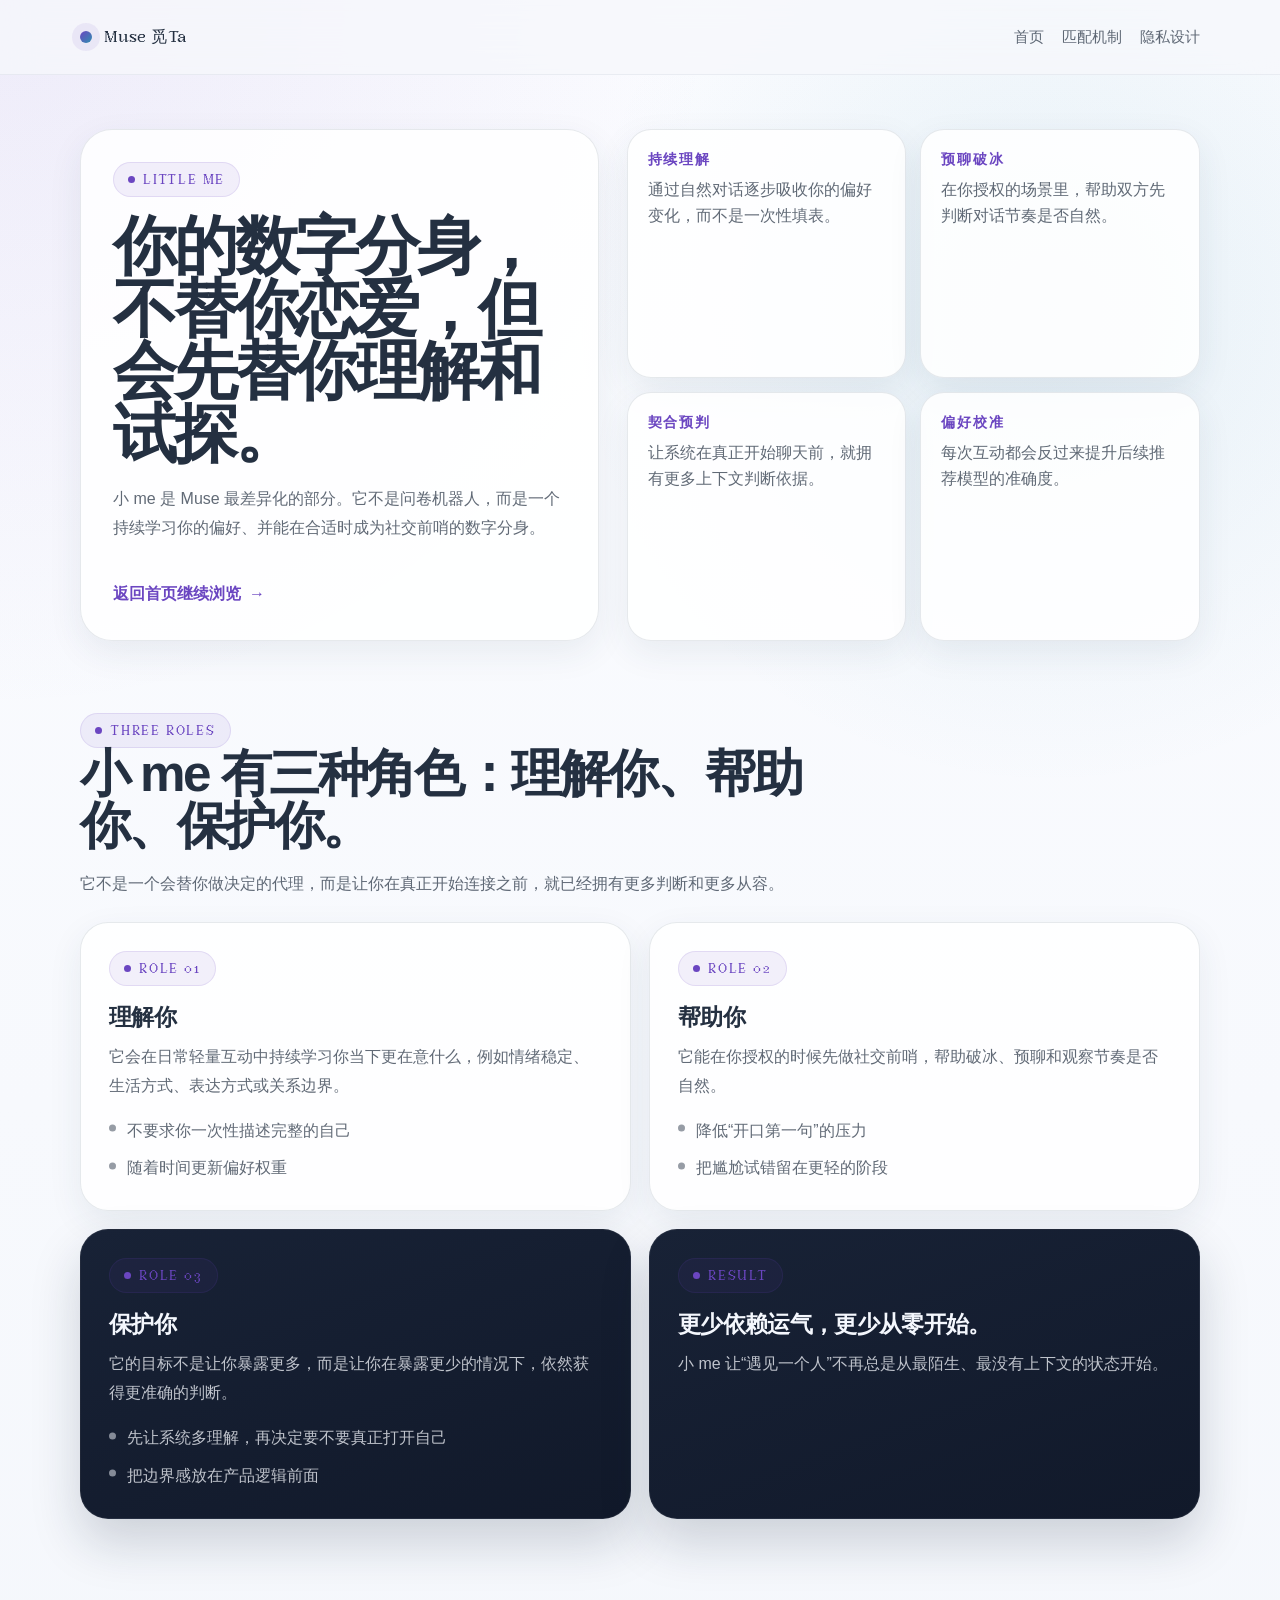
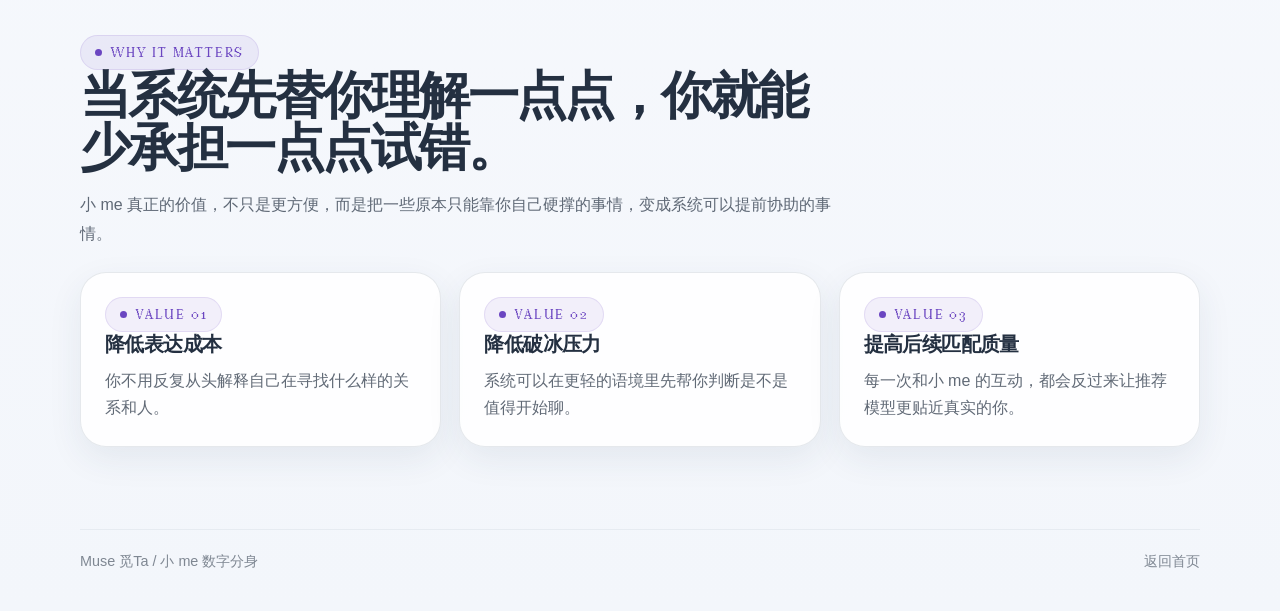
<file: little-me.html>
<!DOCTYPE html>
<html lang="zh-CN">
<head>
  <meta charset="UTF-8" />
  <meta name="viewport" content="width=device-width, initial-scale=1.0" />
  <title>Muse 觅Ta | 小 me 数字分身</title>
  <meta name="description" content="Muse 觅Ta的小 me 数字分身页面：持续理解你的偏好，帮助预聊、破冰与更准确的匹配判断。" />
  <link rel="stylesheet" href="./assets/subpage.css" />
</head>
<body>
  <header class="site-nav">
    <div class="container nav-inner">
      <a class="brand" href="./index.html">
        <span class="brand-dot" aria-hidden="true"></span>
        <span>Muse 觅Ta</span>
      </a>
      <nav class="nav-links" aria-label="页面导航">
        <a href="./index.html">首页</a>
        <a href="./matching.html">匹配机制</a>
        <a href="./privacy-design.html">隐私设计</a>
      </nav>
    </div>
  </header>

  <main>
    <section class="hero">
      <div class="container hero-grid">
        <div class="hero-card">
          <div class="mini-tag">Little Me</div>
          <h1>你的数字分身，不替你恋爱，但会先替你理解和试探。</h1>
          <p>小 me 是 Muse 最差异化的部分。它不是问卷机器人，而是一个持续学习你的偏好、并能在合适时成为社交前哨的数字分身。</p>
          <p><a class="cta-link" href="./index.html">返回首页继续浏览</a></p>
        </div>

        <div class="hero-side">
          <div class="stat-grid">
            <div class="stat">
              <strong>持续理解</strong>
              <span>通过自然对话逐步吸收你的偏好变化，而不是一次性填表。</span>
            </div>
            <div class="stat">
              <strong>预聊破冰</strong>
              <span>在你授权的场景里，帮助双方先判断对话节奏是否自然。</span>
            </div>
            <div class="stat">
              <strong>契合预判</strong>
              <span>让系统在真正开始聊天前，就拥有更多上下文判断依据。</span>
            </div>
            <div class="stat">
              <strong>偏好校准</strong>
              <span>每次互动都会反过来提升后续推荐模型的准确度。</span>
            </div>
          </div>
        </div>
      </div>
    </section>

    <section class="section">
      <div class="container">
        <div class="section-header">
          <div class="mini-tag">Three Roles</div>
          <h2>小 me 有三种角色：理解你、帮助你、保护你。</h2>
          <p>它不是一个会替你做决定的代理，而是让你在真正开始连接之前，就已经拥有更多判断和更多从容。</p>
        </div>

        <div class="panel-grid">
          <article class="panel">
            <div class="panel-tag">Role 01</div>
            <h3>理解你</h3>
            <p>它会在日常轻量互动中持续学习你当下更在意什么，例如情绪稳定、生活方式、表达方式或关系边界。</p>
            <ul>
              <li>不要求你一次性描述完整的自己</li>
              <li>随着时间更新偏好权重</li>
            </ul>
          </article>

          <article class="panel">
            <div class="panel-tag">Role 02</div>
            <h3>帮助你</h3>
            <p>它能在你授权的时候先做社交前哨，帮助破冰、预聊和观察节奏是否自然。</p>
            <ul>
              <li>降低“开口第一句”的压力</li>
              <li>把尴尬试错留在更轻的阶段</li>
            </ul>
          </article>

          <article class="panel dark">
            <div class="panel-tag">Role 03</div>
            <h3>保护你</h3>
            <p>它的目标不是让你暴露更多，而是让你在暴露更少的情况下，依然获得更准确的判断。</p>
            <ul>
              <li>先让系统多理解，再决定要不要真正打开自己</li>
              <li>把边界感放在产品逻辑前面</li>
            </ul>
          </article>

          <article class="panel dark">
            <div class="panel-tag">Result</div>
            <h3>更少依赖运气，更少从零开始。</h3>
            <p>小 me 让“遇见一个人”不再总是从最陌生、最没有上下文的状态开始。</p>
          </article>
        </div>
      </div>
    </section>

    <section class="section">
      <div class="container">
        <div class="section-header">
          <div class="mini-tag">Why It Matters</div>
          <h2>当系统先替你理解一点点，你就能少承担一点点试错。</h2>
          <p>小 me 真正的价值，不只是更方便，而是把一些原本只能靠你自己硬撑的事情，变成系统可以提前协助的事情。</p>
        </div>

        <div class="explore-grid">
          <article class="explore-card">
            <div class="panel-tag">Value 01</div>
            <h3>降低表达成本</h3>
            <p>你不用反复从头解释自己在寻找什么样的关系和人。</p>
          </article>
          <article class="explore-card">
            <div class="panel-tag">Value 02</div>
            <h3>降低破冰压力</h3>
            <p>系统可以在更轻的语境里先帮你判断是不是值得开始聊。</p>
          </article>
          <article class="explore-card">
            <div class="panel-tag">Value 03</div>
            <h3>提高后续匹配质量</h3>
            <p>每一次和小 me 的互动，都会反过来让推荐模型更贴近真实的你。</p>
          </article>
        </div>
      </div>
    </section>
  </main>

  <footer class="footer">
    <div class="container footer-inner">
      <span>Muse 觅Ta / 小 me 数字分身</span>
      <a href="./index.html">返回首页</a>
    </div>
  </footer>
</body>
</html>
</file>
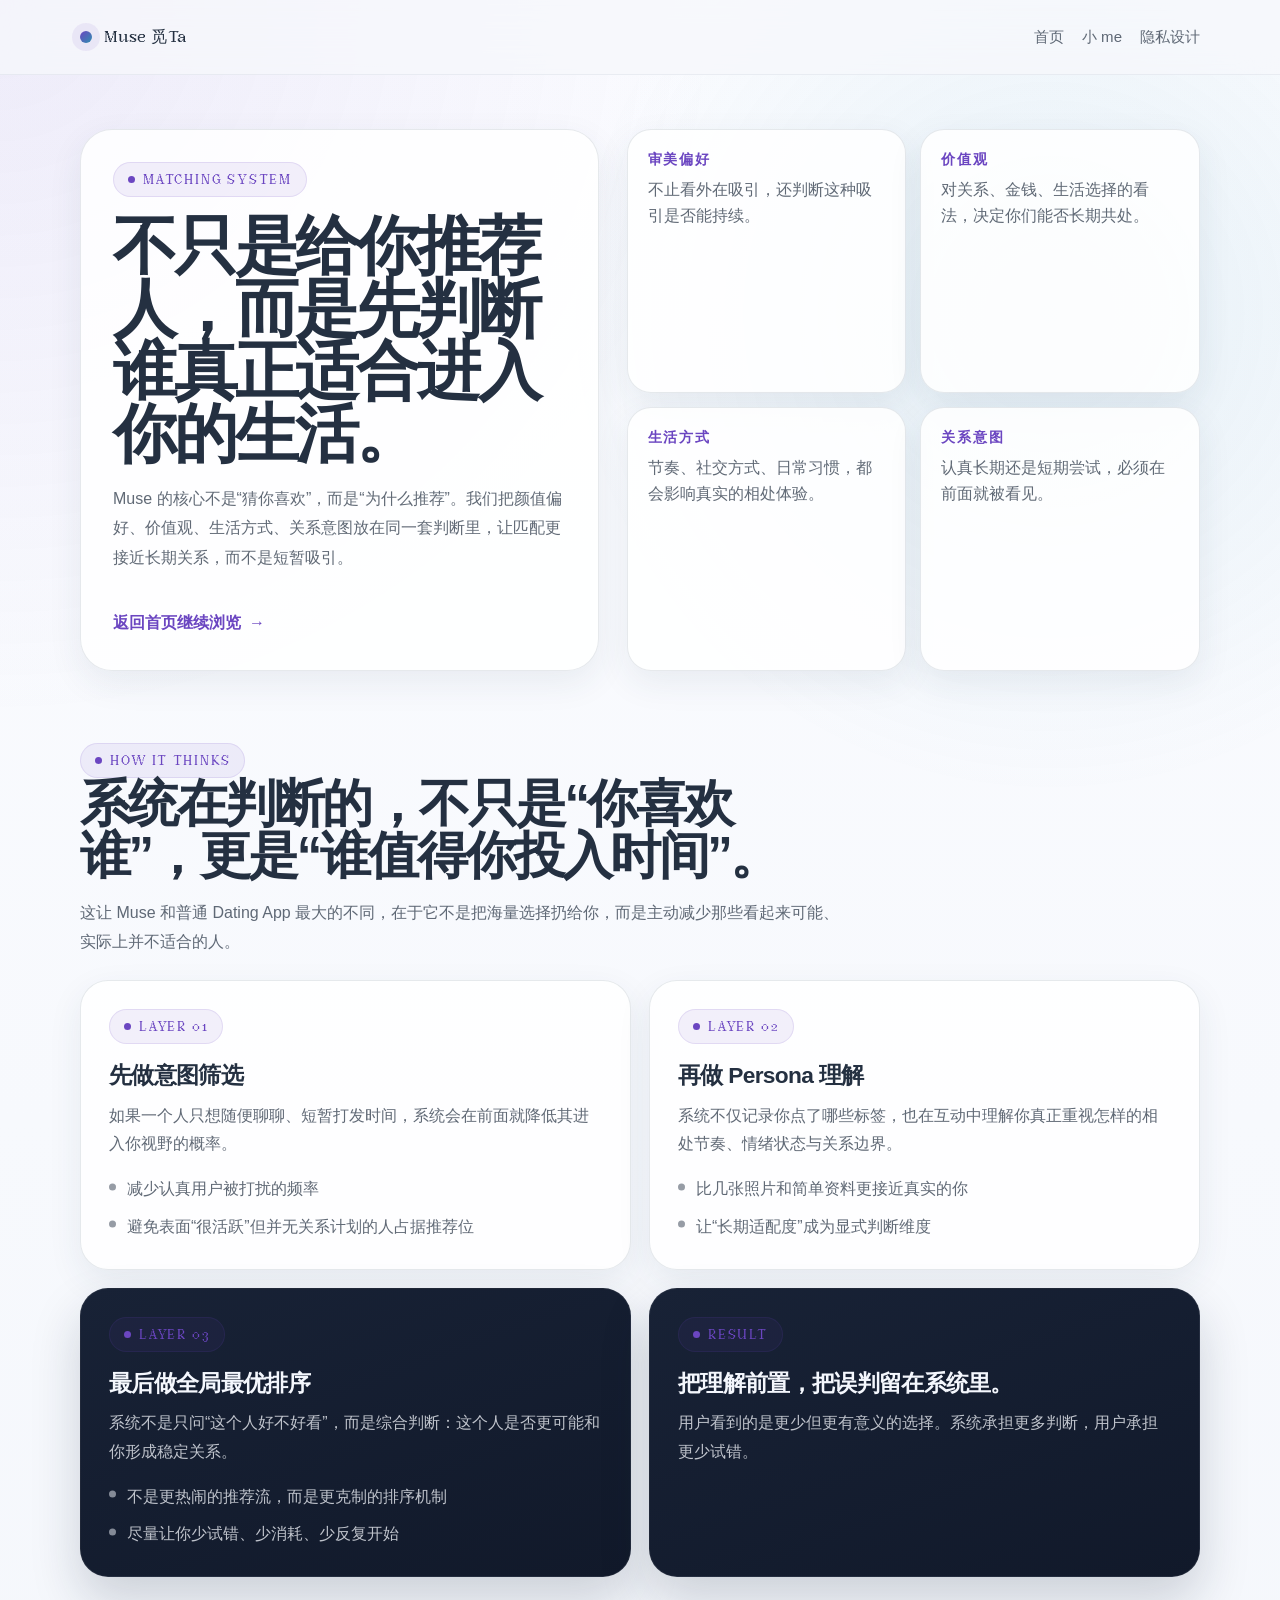
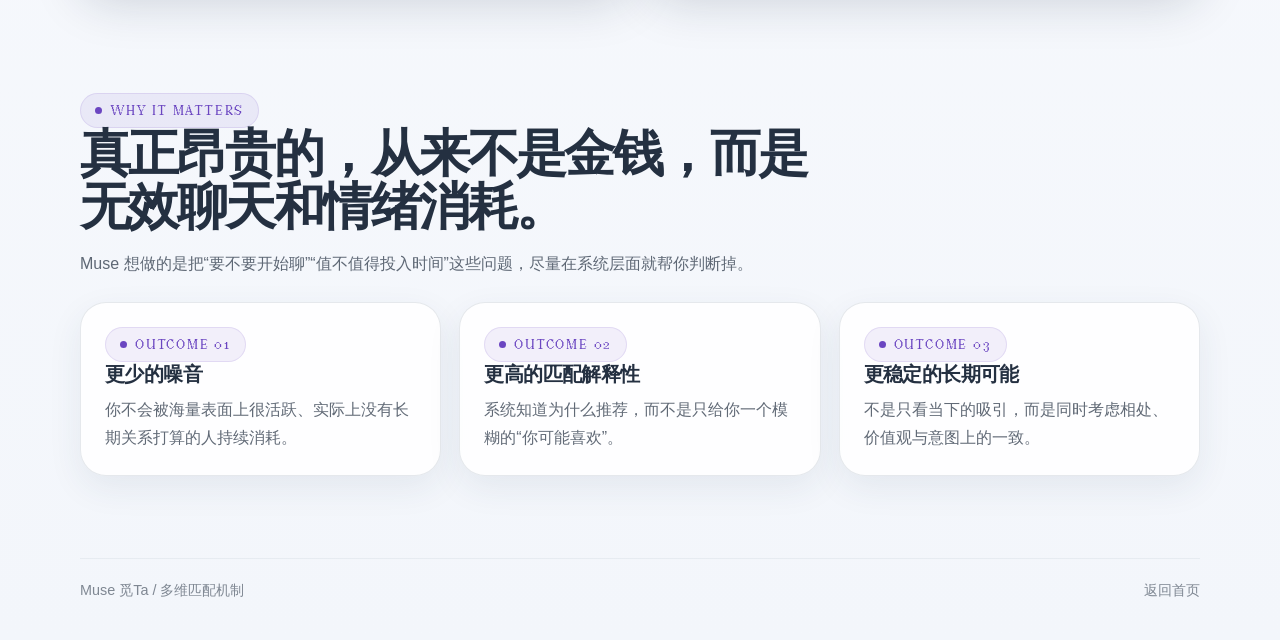
<file: matching.html>
<!DOCTYPE html>
<html lang="zh-CN">
<head>
  <meta charset="UTF-8" />
  <meta name="viewport" content="width=device-width, initial-scale=1.0" />
  <title>Muse 觅Ta | 多维匹配机制</title>
  <meta name="description" content="Muse 觅Ta多维 Persona 匹配机制说明：如何理解你、筛选噪音，并把你带向更高质量的连接。" />
  <link rel="stylesheet" href="./assets/subpage.css" />
</head>
<body>
  <header class="site-nav">
    <div class="container nav-inner">
      <a class="brand" href="./index.html">
        <span class="brand-dot" aria-hidden="true"></span>
        <span>Muse 觅Ta</span>
      </a>
      <nav class="nav-links" aria-label="页面导航">
        <a href="./index.html">首页</a>
        <a href="./little-me.html">小 me</a>
        <a href="./privacy-design.html">隐私设计</a>
      </nav>
    </div>
  </header>

  <main>
    <section class="hero">
      <div class="container hero-grid">
        <div class="hero-card">
          <div class="mini-tag">Matching System</div>
          <h1>不只是给你推荐人，而是先判断谁真正适合进入你的生活。</h1>
          <p>Muse 的核心不是“猜你喜欢”，而是“为什么推荐”。我们把颜值偏好、价值观、生活方式、关系意图放在同一套判断里，让匹配更接近长期关系，而不是短暂吸引。</p>
          <p><a class="cta-link" href="./index.html">返回首页继续浏览</a></p>
        </div>

        <div class="hero-side">
          <div class="stat-grid">
            <div class="stat">
              <strong>审美偏好</strong>
              <span>不止看外在吸引，还判断这种吸引是否能持续。</span>
            </div>
            <div class="stat">
              <strong>价值观</strong>
              <span>对关系、金钱、生活选择的看法，决定你们能否长期共处。</span>
            </div>
            <div class="stat">
              <strong>生活方式</strong>
              <span>节奏、社交方式、日常习惯，都会影响真实的相处体验。</span>
            </div>
            <div class="stat">
              <strong>关系意图</strong>
              <span>认真长期还是短期尝试，必须在前面就被看见。</span>
            </div>
          </div>
        </div>
      </div>
    </section>

    <section class="section">
      <div class="container">
        <div class="section-header">
          <div class="mini-tag">How It Thinks</div>
          <h2>系统在判断的，不只是“你喜欢谁”，更是“谁值得你投入时间”。</h2>
          <p>这让 Muse 和普通 Dating App 最大的不同，在于它不是把海量选择扔给你，而是主动减少那些看起来可能、实际上并不适合的人。</p>
        </div>

        <div class="panel-grid">
          <article class="panel">
            <div class="panel-tag">Layer 01</div>
            <h3>先做意图筛选</h3>
            <p>如果一个人只想随便聊聊、短暂打发时间，系统会在前面就降低其进入你视野的概率。</p>
            <ul>
              <li>减少认真用户被打扰的频率</li>
              <li>避免表面“很活跃”但并无关系计划的人占据推荐位</li>
            </ul>
          </article>

          <article class="panel">
            <div class="panel-tag">Layer 02</div>
            <h3>再做 Persona 理解</h3>
            <p>系统不仅记录你点了哪些标签，也在互动中理解你真正重视怎样的相处节奏、情绪状态与关系边界。</p>
            <ul>
              <li>比几张照片和简单资料更接近真实的你</li>
              <li>让“长期适配度”成为显式判断维度</li>
            </ul>
          </article>

          <article class="panel dark">
            <div class="panel-tag">Layer 03</div>
            <h3>最后做全局最优排序</h3>
            <p>系统不是只问“这个人好不好看”，而是综合判断：这个人是否更可能和你形成稳定关系。</p>
            <ul>
              <li>不是更热闹的推荐流，而是更克制的排序机制</li>
              <li>尽量让你少试错、少消耗、少反复开始</li>
            </ul>
          </article>

          <article class="panel dark">
            <div class="panel-tag">Result</div>
            <h3>把理解前置，把误判留在系统里。</h3>
            <p>用户看到的是更少但更有意义的选择。系统承担更多判断，用户承担更少试错。</p>
          </article>
        </div>
      </div>
    </section>

    <section class="section">
      <div class="container">
        <div class="section-header">
          <div class="mini-tag">Why It Matters</div>
          <h2>真正昂贵的，从来不是金钱，而是无效聊天和情绪消耗。</h2>
          <p>Muse 想做的是把“要不要开始聊”“值不值得投入时间”这些问题，尽量在系统层面就帮你判断掉。</p>
        </div>

        <div class="explore-grid">
          <article class="explore-card">
            <div class="panel-tag">Outcome 01</div>
            <h3>更少的噪音</h3>
            <p>你不会被海量表面上很活跃、实际上没有长期关系打算的人持续消耗。</p>
          </article>
          <article class="explore-card">
            <div class="panel-tag">Outcome 02</div>
            <h3>更高的匹配解释性</h3>
            <p>系统知道为什么推荐，而不是只给你一个模糊的“你可能喜欢”。</p>
          </article>
          <article class="explore-card">
            <div class="panel-tag">Outcome 03</div>
            <h3>更稳定的长期可能</h3>
            <p>不是只看当下的吸引，而是同时考虑相处、价值观与意图上的一致。</p>
          </article>
        </div>
      </div>
    </section>
  </main>

  <footer class="footer">
    <div class="container footer-inner">
      <span>Muse 觅Ta / 多维匹配机制</span>
      <a href="./index.html">返回首页</a>
    </div>
  </footer>
</body>
</html>
</file>
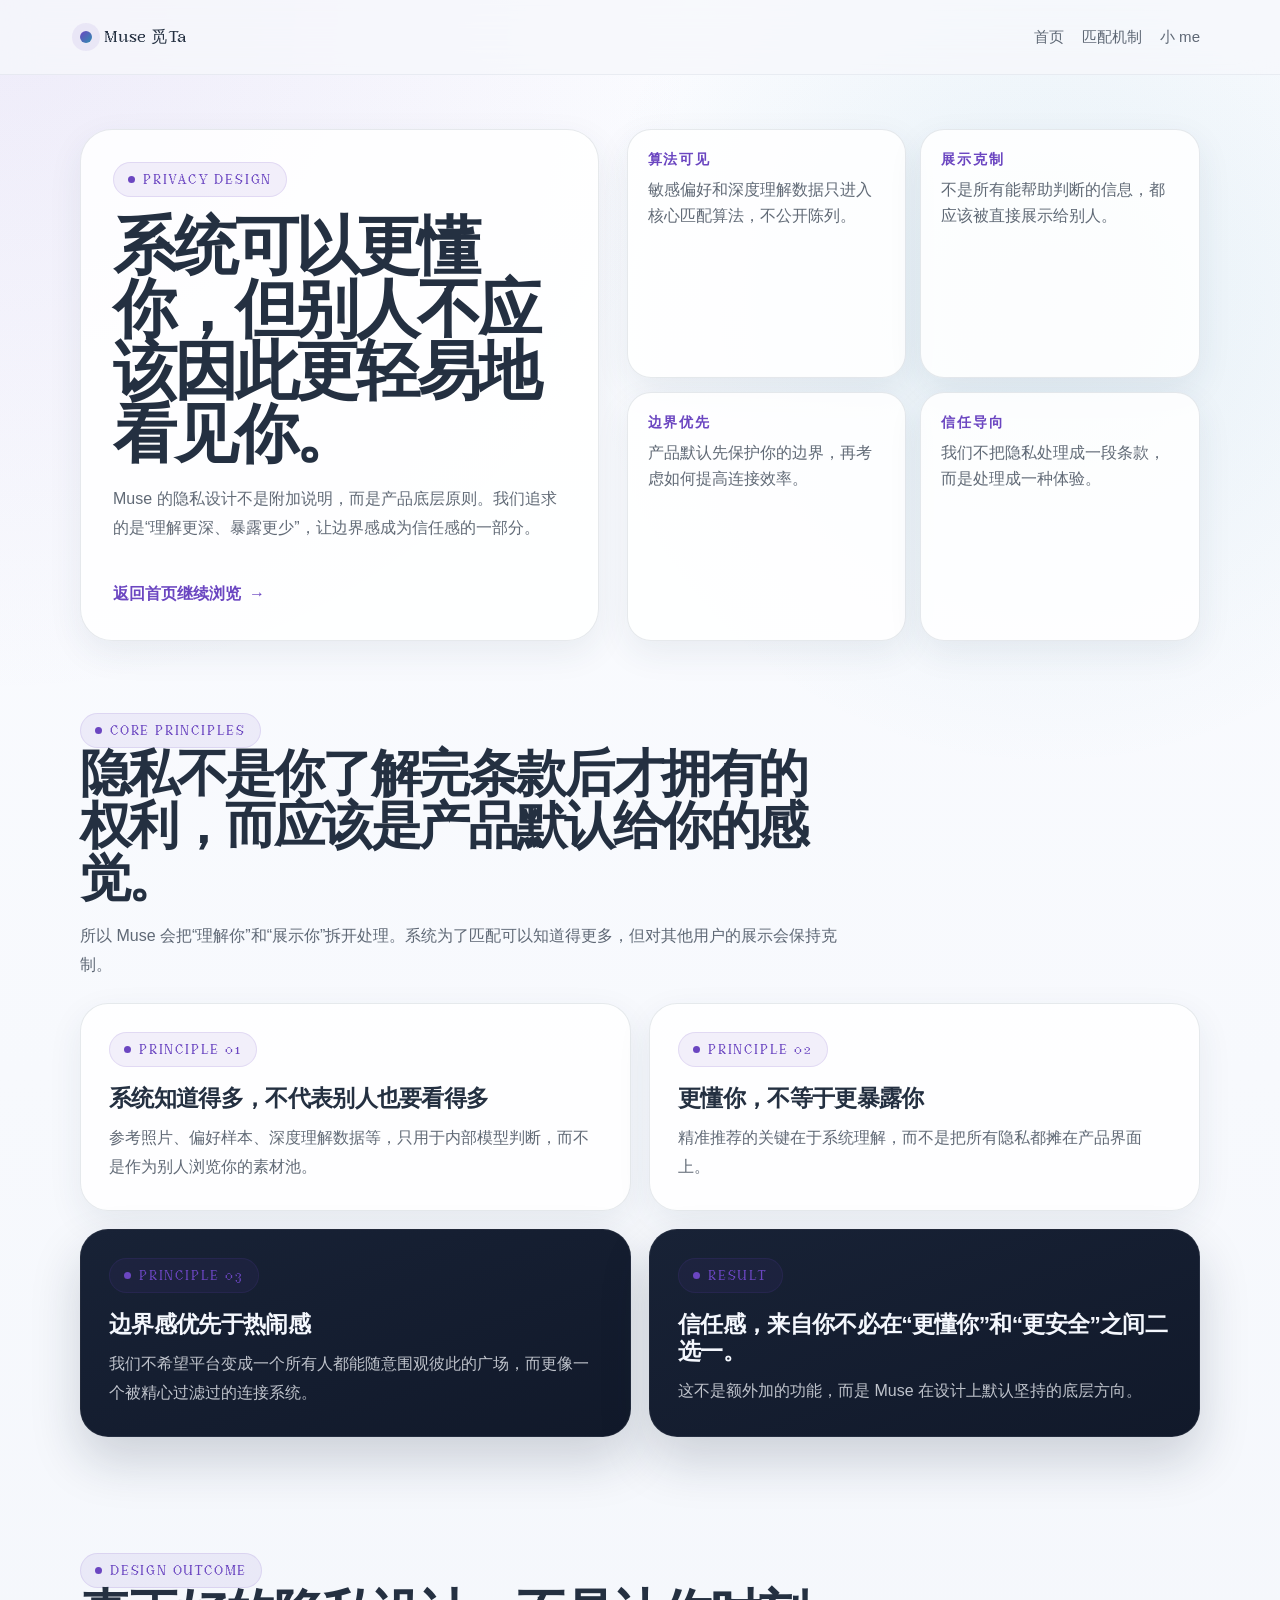
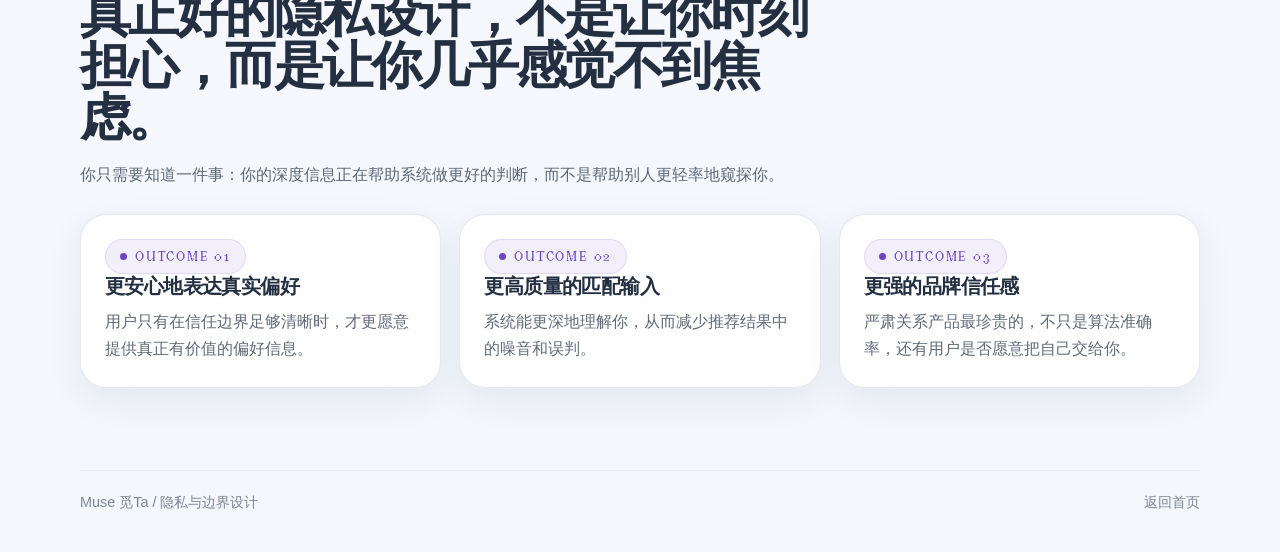
<file: privacy-design.html>
<!DOCTYPE html>
<html lang="zh-CN">
<head>
  <meta charset="UTF-8" />
  <meta name="viewport" content="width=device-width, initial-scale=1.0" />
  <title>Muse 觅Ta | 隐私与边界设计</title>
  <meta name="description" content="Muse 觅Ta隐私与边界设计页面：系统如何理解你、但不过度暴露你，如何把信任感做进产品默认逻辑。" />
  <link rel="stylesheet" href="./assets/subpage.css" />
</head>
<body>
  <header class="site-nav">
    <div class="container nav-inner">
      <a class="brand" href="./index.html">
        <span class="brand-dot" aria-hidden="true"></span>
        <span>Muse 觅Ta</span>
      </a>
      <nav class="nav-links" aria-label="页面导航">
        <a href="./index.html">首页</a>
        <a href="./matching.html">匹配机制</a>
        <a href="./little-me.html">小 me</a>
      </nav>
    </div>
  </header>

  <main>
    <section class="hero">
      <div class="container hero-grid">
        <div class="hero-card">
          <div class="mini-tag">Privacy Design</div>
          <h1>系统可以更懂你，但别人不应该因此更轻易地看见你。</h1>
          <p>Muse 的隐私设计不是附加说明，而是产品底层原则。我们追求的是“理解更深、暴露更少”，让边界感成为信任感的一部分。</p>
          <p><a class="cta-link" href="./index.html">返回首页继续浏览</a></p>
        </div>

        <div class="hero-side">
          <div class="stat-grid">
            <div class="stat">
              <strong>算法可见</strong>
              <span>敏感偏好和深度理解数据只进入核心匹配算法，不公开陈列。</span>
            </div>
            <div class="stat">
              <strong>展示克制</strong>
              <span>不是所有能帮助判断的信息，都应该被直接展示给别人。</span>
            </div>
            <div class="stat">
              <strong>边界优先</strong>
              <span>产品默认先保护你的边界，再考虑如何提高连接效率。</span>
            </div>
            <div class="stat">
              <strong>信任导向</strong>
              <span>我们不把隐私处理成一段条款，而是处理成一种体验。</span>
            </div>
          </div>
        </div>
      </div>
    </section>

    <section class="section">
      <div class="container">
        <div class="section-header">
          <div class="mini-tag">Core Principles</div>
          <h2>隐私不是你了解完条款后才拥有的权利，而应该是产品默认给你的感觉。</h2>
          <p>所以 Muse 会把“理解你”和“展示你”拆开处理。系统为了匹配可以知道得更多，但对其他用户的展示会保持克制。</p>
        </div>

        <div class="panel-grid">
          <article class="panel">
            <div class="panel-tag">Principle 01</div>
            <h3>系统知道得多，不代表别人也要看得多</h3>
            <p>参考照片、偏好样本、深度理解数据等，只用于内部模型判断，而不是作为别人浏览你的素材池。</p>
          </article>

          <article class="panel">
            <div class="panel-tag">Principle 02</div>
            <h3>更懂你，不等于更暴露你</h3>
            <p>精准推荐的关键在于系统理解，而不是把所有隐私都摊在产品界面上。</p>
          </article>

          <article class="panel dark">
            <div class="panel-tag">Principle 03</div>
            <h3>边界感优先于热闹感</h3>
            <p>我们不希望平台变成一个所有人都能随意围观彼此的广场，而更像一个被精心过滤过的连接系统。</p>
          </article>

          <article class="panel dark">
            <div class="panel-tag">Result</div>
            <h3>信任感，来自你不必在“更懂你”和“更安全”之间二选一。</h3>
            <p>这不是额外加的功能，而是 Muse 在设计上默认坚持的底层方向。</p>
          </article>
        </div>
      </div>
    </section>

    <section class="section">
      <div class="container">
        <div class="section-header">
          <div class="mini-tag">Design Outcome</div>
          <h2>真正好的隐私设计，不是让你时刻担心，而是让你几乎感觉不到焦虑。</h2>
          <p>你只需要知道一件事：你的深度信息正在帮助系统做更好的判断，而不是帮助别人更轻率地窥探你。</p>
        </div>

        <div class="explore-grid">
          <article class="explore-card">
            <div class="panel-tag">Outcome 01</div>
            <h3>更安心地表达真实偏好</h3>
            <p>用户只有在信任边界足够清晰时，才更愿意提供真正有价值的偏好信息。</p>
          </article>
          <article class="explore-card">
            <div class="panel-tag">Outcome 02</div>
            <h3>更高质量的匹配输入</h3>
            <p>系统能更深地理解你，从而减少推荐结果中的噪音和误判。</p>
          </article>
          <article class="explore-card">
            <div class="panel-tag">Outcome 03</div>
            <h3>更强的品牌信任感</h3>
            <p>严肃关系产品最珍贵的，不只是算法准确率，还有用户是否愿意把自己交给你。</p>
          </article>
        </div>
      </div>
    </section>
  </main>

  <footer class="footer">
    <div class="container footer-inner">
      <span>Muse 觅Ta / 隐私与边界设计</span>
      <a href="./index.html">返回首页</a>
    </div>
  </footer>
</body>
</html>
</file>
<file: styles.css>
:root {
  --black: #000;
  --black-2: #050505;
  --black-3: #0c0c0e;
  --white: #f5f5f7;
  --muted: #a1a1a6;
  --muted-2: #6e6e73;
  --line: rgba(255, 255, 255, 0.14);
  --line-strong: rgba(255, 255, 255, 0.24);
  --blue: #0071e3;
  --blue-soft: rgba(0, 113, 227, 0.22);
  --max: 1180px;
  --font: "Avenir Next", "SF Pro Display", "PingFang SC", "Noto Sans SC", sans-serif;
}

* {
  box-sizing: border-box;
}

html {
  scroll-behavior: smooth;
  background: var(--black);
}

body {
  margin: 0;
  background: var(--black);
  color: var(--white);
  font-family: var(--font);
  -webkit-font-smoothing: antialiased;
  text-rendering: geometricPrecision;
}

a {
  color: inherit;
  text-decoration: none;
}

button {
  font: inherit;
}

.intro {
  position: fixed;
  inset: 0;
  z-index: 80;
  display: grid;
  place-items: center;
  gap: 18px;
  align-content: center;
  background: #000;
  color: var(--white);
  transition: opacity 720ms ease, visibility 720ms ease;
}

.intro span {
  font-size: clamp(2.4rem, 8vw, 7.4rem);
  font-weight: 700;
  letter-spacing: -0.08em;
}

.intro strong {
  color: rgba(255, 255, 255, 0.68);
  font-size: clamp(1rem, 2vw, 1.35rem);
  font-weight: 500;
  letter-spacing: -0.02em;
}

.intro.is-hidden {
  opacity: 0;
  visibility: hidden;
  pointer-events: none;
}

.nav {
  position: fixed;
  top: 0;
  left: 0;
  right: 0;
  z-index: 40;
  height: 58px;
  display: grid;
  grid-template-columns: 1fr auto 1fr;
  align-items: center;
  gap: 24px;
  padding: 0 max(22px, 4vw);
  color: rgba(255, 255, 255, 0.86);
  background: rgba(0, 0, 0, 0.46);
  border-bottom: 1px solid transparent;
  backdrop-filter: blur(18px);
  -webkit-backdrop-filter: blur(18px);
  transition: background 240ms ease, border-color 240ms ease;
}

.nav.is-scrolled {
  background: rgba(0, 0, 0, 0.76);
  border-color: var(--line);
}

.brand {
  justify-self: start;
  font-weight: 700;
  letter-spacing: -0.05em;
}

.nav nav {
  display: flex;
  gap: 24px;
  color: rgba(255, 255, 255, 0.62);
  font-size: 0.85rem;
}

.nav nav a:hover,
.nav-cta:hover {
  color: var(--white);
}

.nav-cta {
  justify-self: end;
  color: var(--blue);
  font-size: 0.9rem;
  font-weight: 650;
}

.scene {
  position: relative;
  min-height: 100svh;
  overflow: hidden;
}

.eyebrow {
  margin: 0;
  color: var(--blue);
  font-size: 0.78rem;
  font-weight: 700;
  letter-spacing: 0.14em;
  text-transform: uppercase;
}

.button {
  display: inline-flex;
  align-items: center;
  justify-content: center;
  min-height: 44px;
  padding: 0 22px;
  border-radius: 999px;
  font-size: 0.96rem;
  font-weight: 650;
  transition: transform 180ms ease, background 180ms ease, color 180ms ease;
}

.button:hover {
  transform: translateY(-2px);
}

.button.primary {
  background: var(--blue);
  color: #fff;
}

.button.ghost {
  background: rgba(255, 255, 255, 0.08);
  color: var(--white);
}

.hero {
  display: grid;
  align-items: center;
  padding: 90px max(24px, 6vw) 56px;
}

.signal-canvas,
.noise-canvas,
.final-canvas {
  position: absolute;
  inset: 0;
  width: 100%;
  height: 100%;
}

.hero::after,
.noise::after,
.final::after {
  content: "";
  position: absolute;
  inset: 0;
  pointer-events: none;
  background:
    radial-gradient(circle at 50% 45%, transparent 0 24%, rgba(0, 0, 0, 0.18) 55%, rgba(0, 0, 0, 0.82) 100%),
    linear-gradient(180deg, rgba(0, 0, 0, 0.2), #000 98%);
}

.hero-copy {
  position: relative;
  z-index: 2;
  width: min(860px, 100%);
}

.hero h1 {
  margin: 18px 0 0;
  font-size: clamp(5.2rem, 14vw, 13.5rem);
  line-height: 0.82;
  letter-spacing: -0.11em;
}

.hero-line {
  margin: 28px 0 0;
  max-width: 780px;
  font-size: clamp(2.35rem, 6.8vw, 6.8rem);
  font-weight: 700;
  line-height: 0.98;
  letter-spacing: -0.075em;
}

.hero-sub {
  max-width: 580px;
  margin: 26px 0 0;
  color: rgba(255, 255, 255, 0.68);
  font-size: clamp(1.05rem, 1.8vw, 1.38rem);
  line-height: 1.65;
}

.hero-actions {
  display: flex;
  gap: 14px;
  flex-wrap: wrap;
  margin-top: 34px;
}

.hero-proof {
  position: absolute;
  z-index: 3;
  right: max(24px, 6vw);
  bottom: 8vh;
  width: min(360px, calc(100% - 48px));
  padding: 22px;
  border-top: 1px solid var(--line-strong);
  background: linear-gradient(180deg, rgba(255, 255, 255, 0.055), rgba(255, 255, 255, 0.02));
  backdrop-filter: blur(22px);
  -webkit-backdrop-filter: blur(22px);
}

.proof-kicker {
  color: var(--muted);
  font-size: 0.84rem;
}

.hero-proof h2 {
  margin: 10px 0 0;
  font-size: 1.8rem;
  letter-spacing: -0.05em;
}

.hero-proof p {
  color: rgba(255, 255, 255, 0.66);
  line-height: 1.6;
}

.proof-meter {
  display: grid;
  gap: 12px;
  margin-top: 22px;
}

.proof-meter span {
  position: relative;
  display: block;
  padding-top: 10px;
  color: rgba(255, 255, 255, 0.72);
  font-size: 0.82rem;
}

.proof-meter span::before,
.proof-meter span::after {
  content: "";
  position: absolute;
  top: 0;
  left: 0;
  height: 2px;
  border-radius: 999px;
}

.proof-meter span::before {
  width: 100%;
  background: rgba(255, 255, 255, 0.12);
}

.proof-meter span::after {
  width: var(--w);
  background: var(--blue);
  transform-origin: left;
  animation: grow-meter 1200ms ease both;
}

.scroll-hint {
  position: absolute;
  z-index: 3;
  left: 50%;
  bottom: 24px;
  color: rgba(255, 255, 255, 0.48);
  font-size: 0.8rem;
  transform: translateX(-50%);
}

.noise {
  display: grid;
  align-items: center;
  padding: 96px max(24px, 7vw);
}

.noise-copy {
  position: relative;
  z-index: 2;
  width: min(780px, 100%);
}

.noise-copy h2,
.section-title h2,
.persona-copy h2,
.final-copy h2 {
  margin: 16px 0 0;
  font-size: clamp(3rem, 7vw, 7.2rem);
  line-height: 0.98;
  letter-spacing: -0.075em;
}

.noise-copy p:not(.eyebrow),
.section-title p:not(.eyebrow),
.persona-copy p,
.final-copy p:not(.eyebrow) {
  max-width: 660px;
  margin: 26px 0 0;
  color: rgba(255, 255, 255, 0.68);
  font-size: clamp(1.05rem, 1.7vw, 1.28rem);
  line-height: 1.75;
}

.noise-verdict {
  position: absolute;
  z-index: 2;
  right: max(24px, 8vw);
  bottom: 12vh;
  width: min(360px, calc(100% - 48px));
  border-top: 1px solid var(--line);
  padding-top: 18px;
}

.noise-verdict span {
  color: var(--muted-2);
  font-size: 0.85rem;
}

.noise-verdict strong {
  display: block;
  margin-top: 10px;
  font-size: 1.55rem;
  line-height: 1.25;
  letter-spacing: -0.04em;
}

.filter,
.persona,
.little-me,
.trust,
.final {
  padding: 116px max(24px, 6vw);
}

.section-title {
  position: relative;
  z-index: 1;
  width: min(980px, 100%);
  margin: 0 auto 68px;
  text-align: center;
}

.section-title.left {
  margin-left: 0;
  text-align: left;
}

.filter-stage {
  width: min(var(--max), 100%);
  margin: 0 auto;
  display: grid;
  grid-template-columns: 1fr 300px 360px;
  gap: 34px;
  align-items: center;
}

.signal-cloud {
  position: relative;
  min-height: 520px;
  border-top: 1px solid var(--line);
  border-bottom: 1px solid var(--line);
}

.signal-cloud span {
  position: absolute;
  padding: 8px 12px;
  border: 1px solid var(--line);
  border-radius: 999px;
  color: rgba(255, 255, 255, 0.54);
  font-size: 0.9rem;
  animation: drift 9s ease-in-out infinite alternate;
}

.signal-cloud span:nth-child(1) { left: 8%; top: 18%; }
.signal-cloud span:nth-child(2) { left: 44%; top: 8%; animation-delay: -1s; }
.signal-cloud span:nth-child(3) { left: 22%; top: 42%; animation-delay: -2s; }
.signal-cloud span:nth-child(4) { left: 58%; top: 36%; color: var(--white); border-color: var(--blue); }
.signal-cloud span:nth-child(5) { left: 12%; top: 72%; animation-delay: -3s; }
.signal-cloud span:nth-child(6) { left: 66%; top: 72%; color: var(--white); }
.signal-cloud span:nth-child(7) { left: 42%; top: 58%; animation-delay: -4s; }
.signal-cloud span:nth-child(8) { left: 72%; top: 16%; animation-delay: -5s; }
.signal-cloud span:nth-child(9) { left: 34%; top: 84%; color: var(--white); border-color: rgba(255, 255, 255, 0.34); }
.signal-cloud span:nth-child(10) { left: 4%; top: 50%; color: var(--white); animation-delay: -2.5s; }
.signal-cloud span:nth-child(11) { left: 76%; top: 52%; border-color: rgba(0, 113, 227, 0.5); animation-delay: -4.5s; }
.signal-cloud span:nth-child(12) { left: 54%; top: 86%; animation-delay: -6s; }

.filter-stack {
  display: grid;
  gap: 14px;
}

.filter-layer {
  min-height: 92px;
  padding: 18px;
  border: 1px solid var(--line);
  background: transparent;
  color: rgba(255, 255, 255, 0.48);
  text-align: left;
  cursor: pointer;
  transition: border-color 220ms ease, color 220ms ease, transform 220ms ease, background 220ms ease;
}

.filter-layer:hover,
.filter-layer.is-active {
  color: var(--white);
  border-color: rgba(0, 113, 227, 0.72);
  background: rgba(0, 113, 227, 0.08);
  transform: translateX(6px);
}

.filter-layer span {
  display: block;
  color: var(--blue);
  font-size: 0.78rem;
  font-weight: 700;
  letter-spacing: 0.14em;
  text-transform: uppercase;
}

.filter-layer strong {
  display: block;
  margin-top: 10px;
  font-size: 1.05rem;
}

.clear-match {
  min-height: 420px;
  display: grid;
  align-content: center;
  padding: 30px 0 30px 30px;
  border-left: 1px solid var(--line);
}

.clear-match p {
  color: var(--muted-2);
  font-size: 0.86rem;
  text-transform: uppercase;
  letter-spacing: 0.1em;
}

.clear-match h3 {
  margin: 12px 0 0;
  font-size: clamp(2rem, 4vw, 4rem);
  line-height: 1;
  letter-spacing: -0.06em;
}

.clear-match span {
  display: block;
  max-width: 300px;
  margin-top: 20px;
  color: rgba(255, 255, 255, 0.66);
  line-height: 1.7;
}

.signal-evidence {
  width: min(310px, 100%);
  margin-top: 34px;
  padding-top: 22px;
  border-top: 1px solid var(--line);
}

.signal-evidence b {
  display: block;
  color: var(--white);
  font-size: 2.8rem;
  line-height: 0.9;
  letter-spacing: -0.06em;
}

.signal-evidence em {
  display: block;
  margin-top: 8px;
  color: var(--blue);
  font-size: 0.78rem;
  font-style: normal;
  font-weight: 700;
  letter-spacing: 0.12em;
  text-transform: uppercase;
}

.signal-evidence small {
  display: block;
  margin-top: 12px;
  color: rgba(255, 255, 255, 0.54);
  line-height: 1.65;
}

.persona {
  display: grid;
  grid-template-columns: minmax(340px, 0.86fr) minmax(420px, 1.14fr);
  gap: 56px;
  align-items: center;
}

.persona-copy {
  position: relative;
  z-index: 2;
}

.persona-stats {
  display: grid;
  grid-template-columns: repeat(3, minmax(0, 1fr));
  gap: 1px;
  width: min(560px, 100%);
  margin-top: 38px;
  border-top: 1px solid var(--line);
  border-bottom: 1px solid var(--line);
  background: var(--line);
}

.persona-stats div {
  padding: 18px 16px;
  background: var(--black);
}

.persona-stats span {
  display: block;
  color: var(--muted-2);
  font-size: 0.78rem;
  font-weight: 700;
  letter-spacing: 0.12em;
  text-transform: uppercase;
}

.persona-stats strong {
  display: block;
  margin-top: 12px;
  font-size: 2.4rem;
  line-height: 0.9;
  letter-spacing: -0.06em;
}

.persona-map {
  position: relative;
  width: min(680px, 100%);
  aspect-ratio: 1 / 1;
  margin: 0 auto;
}

.persona-map svg {
  width: 100%;
  height: 100%;
  display: block;
  filter: drop-shadow(0 40px 90px rgba(0, 113, 227, 0.18));
}

.map-ring,
.map-lines line {
  fill: none;
  stroke: rgba(255, 255, 255, 0.18);
  stroke-width: 1;
}

.map-ring.soft {
  stroke: rgba(255, 255, 255, 0.1);
}

.map-lines line {
  stroke-dasharray: 5 8;
}

.map-fill {
  fill: rgba(0, 113, 227, 0.2);
  stroke: rgba(98, 181, 255, 0.9);
  stroke-width: 2;
  transform-origin: center;
  animation: radar-in 1000ms ease both;
}

.map-fill.second {
  fill: rgba(255, 255, 255, 0.08);
  stroke: rgba(255, 255, 255, 0.42);
}

.map-core {
  fill: var(--blue);
}

.persona-controls {
  position: absolute;
  inset: 0;
}

.persona-controls button {
  position: absolute;
  min-width: 112px;
  padding: 10px 13px;
  border: 1px solid var(--line);
  border-radius: 999px;
  background: rgba(0, 0, 0, 0.74);
  color: rgba(255, 255, 255, 0.72);
  cursor: pointer;
  transition: color 180ms ease, border-color 180ms ease, transform 180ms ease;
}

.persona-controls button:hover,
.persona-controls button.is-active {
  color: var(--white);
  border-color: var(--blue);
  transform: scale(1.04);
}

.persona-controls button:nth-child(1) { left: 50%; top: 0; transform: translateX(-50%); }
.persona-controls button:nth-child(2) { right: 2%; top: 24%; }
.persona-controls button:nth-child(3) { right: 6%; bottom: 19%; }
.persona-controls button:nth-child(4) { left: 50%; bottom: 0; transform: translateX(-50%); }
.persona-controls button:nth-child(5) { left: 2%; bottom: 19%; }
.persona-controls button:nth-child(6) { left: 2%; top: 24%; }

.little-me {
  min-height: auto;
}

.calibration {
  width: min(var(--max), 100%);
  margin: 0 auto;
  display: grid;
  grid-template-columns: 360px minmax(0, 1fr);
  gap: 56px;
  align-items: center;
}

.phone-demo {
  min-height: 640px;
  padding: 18px;
  border: 1px solid var(--line);
  border-radius: 42px;
  background: linear-gradient(180deg, #111, #050505);
  box-shadow: 0 42px 120px rgba(0, 0, 0, 0.58);
}

.phone-bar {
  width: 92px;
  height: 5px;
  margin: 0 auto 28px;
  border-radius: 999px;
  background: rgba(255, 255, 255, 0.24);
}

.chat-feed {
  min-height: 460px;
  display: grid;
  align-content: end;
  gap: 14px;
}

.bubble {
  max-width: 86%;
  padding: 13px 15px;
  border-radius: 20px;
  color: var(--white);
  line-height: 1.48;
  animation: bubble-in 360ms ease both;
}

.bubble.user {
  justify-self: end;
  background: var(--blue);
}

.bubble.me {
  justify-self: start;
  background: rgba(255, 255, 255, 0.09);
}

.model-state {
  margin-top: 24px;
  padding-top: 18px;
  border-top: 1px solid var(--line);
}

.model-state span {
  color: var(--muted);
  font-size: 0.85rem;
}

.model-state div {
  height: 3px;
  margin-top: 12px;
  border-radius: 999px;
  background: rgba(255, 255, 255, 0.1);
}

.model-state i {
  display: block;
  width: var(--w);
  height: 100%;
  border-radius: inherit;
  background: var(--blue);
  transition: width 420ms ease;
}

.model-state ul {
  display: grid;
  gap: 8px;
  margin: 16px 0 0;
  padding: 0;
  list-style: none;
}

.model-state li {
  color: rgba(255, 255, 255, 0.58);
  font-size: 0.88rem;
}

.model-state li::before {
  content: "";
  display: inline-block;
  width: 5px;
  height: 5px;
  margin-right: 8px;
  border-radius: 50%;
  background: var(--blue);
  vertical-align: middle;
}

.calibration-track {
  display: grid;
  grid-template-columns: repeat(4, minmax(260px, 1fr));
  gap: 16px;
  overflow-x: auto;
  padding: 8px 0 18px;
  scroll-snap-type: x mandatory;
}

.calibration-card {
  min-height: 320px;
  padding: 24px;
  border: 1px solid var(--line);
  background: transparent;
  color: rgba(255, 255, 255, 0.54);
  text-align: left;
  cursor: pointer;
  scroll-snap-align: start;
  transition: color 220ms ease, border-color 220ms ease, background 220ms ease, transform 220ms ease;
}

.calibration-card:hover,
.calibration-card.is-active {
  color: var(--white);
  border-color: rgba(0, 113, 227, 0.72);
  background: rgba(0, 113, 227, 0.08);
  transform: translateY(-6px);
}

.calibration-card span {
  color: var(--blue);
  font-weight: 800;
}

.calibration-card strong {
  display: block;
  margin-top: 88px;
  font-size: 1.7rem;
  line-height: 1.18;
  letter-spacing: -0.045em;
}

.calibration-card p {
  color: rgba(255, 255, 255, 0.62);
  line-height: 1.65;
}

.calibration-card small {
  display: block;
  margin-top: 34px;
  padding-top: 14px;
  border-top: 1px solid rgba(255, 255, 255, 0.1);
  color: rgba(255, 255, 255, 0.44);
  font-size: 0.82rem;
}

.trust-grid {
  width: min(var(--max), 100%);
  margin: 0 auto;
  display: grid;
  grid-template-columns: 1fr 1fr;
  gap: 34px;
}

.cost-control,
.privacy-control {
  min-height: 560px;
  padding: 34px;
  border-top: 1px solid var(--line);
  border-bottom: 1px solid var(--line);
}

.control-tabs {
  display: flex;
  gap: 10px;
  flex-wrap: wrap;
}

.control-tabs button {
  padding: 10px 14px;
  border: 1px solid var(--line);
  border-radius: 999px;
  background: transparent;
  color: rgba(255, 255, 255, 0.58);
  cursor: pointer;
}

.control-tabs button.is-active {
  color: var(--white);
  border-color: var(--blue);
}

.cost-bars {
  display: grid;
  gap: 24px;
  margin-top: 72px;
}

.cost-bars div {
  display: grid;
  grid-template-columns: 92px 1fr;
  gap: 18px;
  align-items: center;
}

.cost-bars span {
  color: var(--muted);
  font-size: 0.9rem;
}

.cost-bars i {
  position: relative;
  height: 5px;
  border-radius: 999px;
  background: rgba(255, 255, 255, 0.1);
}

.cost-bars i::after {
  content: "";
  position: absolute;
  inset: 0 auto 0 0;
  width: var(--w);
  border-radius: inherit;
  background: var(--blue);
  transition: width 420ms cubic-bezier(0.2, 0.8, 0.2, 1);
}

.cost-control p {
  max-width: 470px;
  margin-top: 28px;
  color: rgba(255, 255, 255, 0.7);
  font-size: 1.18rem;
  line-height: 1.7;
}

.cost-readout {
  margin-top: 46px;
  padding-top: 22px;
  border-top: 1px solid var(--line);
}

.cost-readout strong {
  display: block;
  font-size: 2rem;
  line-height: 1.1;
  letter-spacing: -0.05em;
}

.cost-readout span {
  display: block;
  max-width: 420px;
  margin-top: 10px;
  color: rgba(255, 255, 255, 0.58);
  line-height: 1.65;
}

.privacy-layers {
  display: grid;
  border-top: 1px solid var(--line);
  border-bottom: 1px solid var(--line);
}

.privacy-layer {
  display: grid;
  grid-template-columns: 42px 1fr auto;
  gap: 16px;
  align-items: center;
  min-height: 72px;
  padding: 0;
  border: 0;
  border-bottom: 1px solid var(--line);
  background: transparent;
  color: rgba(255, 255, 255, 0.52);
  text-align: left;
  cursor: pointer;
  transition: color 180ms ease, transform 180ms ease;
}

.privacy-layer:last-child {
  border-bottom: 0;
}

.privacy-layer:hover,
.privacy-layer.is-active {
  color: var(--white);
  transform: translateX(6px);
}

.privacy-layer span {
  color: var(--blue);
  font-size: 0.78rem;
  font-weight: 800;
}

.privacy-layer strong {
  font-size: 1.18rem;
  letter-spacing: -0.035em;
}

.privacy-layer em {
  color: rgba(255, 255, 255, 0.38);
  font-size: 0.78rem;
  font-style: normal;
  text-transform: uppercase;
}

.privacy-panel {
  margin-top: 42px;
  padding-top: 26px;
  border-top: 1px solid var(--line);
  transition: opacity 160ms ease, transform 160ms ease;
}

.privacy-panel span {
  color: var(--blue);
  font-size: 0.78rem;
  font-weight: 700;
  letter-spacing: 0.14em;
  text-transform: uppercase;
}

.privacy-panel strong {
  display: block;
  margin-top: 16px;
  font-size: 2.25rem;
  line-height: 1.13;
  letter-spacing: -0.05em;
}

.privacy-panel p {
  max-width: 430px;
  color: rgba(255, 255, 255, 0.68);
  line-height: 1.72;
}

.privacy-panel dl {
  display: grid;
  grid-template-columns: repeat(3, minmax(0, 1fr));
  gap: 1px;
  margin: 30px 0 0;
  background: var(--line);
  border-top: 1px solid var(--line);
  border-bottom: 1px solid var(--line);
}

.privacy-panel div {
  padding: 16px 14px;
  background: var(--black);
}

.privacy-panel dt {
  color: var(--muted-2);
  font-size: 0.76rem;
}

.privacy-panel dd {
  margin: 8px 0 0;
  color: var(--white);
  font-size: 0.95rem;
}

.final {
  display: grid;
  place-items: center;
  text-align: center;
}

.final-copy {
  position: relative;
  z-index: 2;
}

.final-copy .hero-actions {
  justify-content: center;
}

[data-reveal] {
  opacity: 0;
  transform: translateY(28px);
  transition: opacity 760ms ease, transform 760ms ease;
}

[data-reveal].is-visible {
  opacity: 1;
  transform: translateY(0);
}

@keyframes grow-meter {
  from { transform: scaleX(0); }
  to { transform: scaleX(1); }
}

@keyframes drift {
  from { transform: translate3d(-12px, 8px, 0); }
  to { transform: translate3d(16px, -10px, 0); }
}

@keyframes bubble-in {
  from { opacity: 0; transform: translateY(12px) scale(0.98); }
  to { opacity: 1; transform: translateY(0) scale(1); }
}

@media (max-width: 980px) {
  .nav {
    grid-template-columns: 1fr auto;
  }

  .nav nav {
    display: none;
  }

  .hero {
    align-items: start;
    padding-top: 92px;
  }

  .hero-proof {
    position: relative;
    right: auto;
    bottom: auto;
    margin-top: 56px;
  }

  .filter-stage,
  .persona,
  .calibration,
  .trust-grid {
    grid-template-columns: 1fr;
  }

  .signal-cloud {
    min-height: 360px;
  }

  .clear-match {
    min-height: auto;
    padding: 30px 0 0;
    border-left: 0;
    border-top: 1px solid var(--line);
  }

  .persona-map {
    max-width: 600px;
  }

  .persona-stats {
    max-width: 620px;
  }

  .phone-demo {
    width: min(360px, 100%);
    margin: 0 auto;
  }
}

@media (max-width: 640px) {
  .hero,
  .noise,
  .filter,
  .persona,
  .little-me,
  .trust,
  .final {
    padding-left: 20px;
    padding-right: 20px;
  }

  .hero h1 {
    font-size: 4.6rem;
  }

  .hero-line,
  .noise-copy h2,
  .section-title h2,
  .persona-copy h2,
  .final-copy h2 {
    font-size: 3rem;
  }

  .noise-verdict {
    position: relative;
    right: auto;
    bottom: auto;
    margin-top: 70px;
  }

  .persona-controls {
    position: static;
    display: flex;
    gap: 10px;
    overflow-x: auto;
    margin-top: 18px;
    padding-bottom: 10px;
  }

  .persona-controls button {
    position: static;
    flex: 0 0 auto;
    transform: none !important;
  }

  .persona-stats {
    grid-template-columns: 1fr;
  }

  .calibration-track {
    grid-template-columns: repeat(4, minmax(238px, 78vw));
  }

  .cost-control,
  .privacy-control {
    padding: 24px 0;
  }

  .privacy-layer {
    grid-template-columns: 34px 1fr;
    padding: 14px 0;
  }

  .privacy-layer em {
    grid-column: 2;
  }

  .privacy-panel dl {
    grid-template-columns: 1fr;
  }
}

@media (prefers-reduced-motion: reduce) {
  *,
  *::before,
  *::after {
    animation-duration: 0.001ms !important;
    animation-iteration-count: 1 !important;
    scroll-behavior: auto !important;
    transition-duration: 0.001ms !important;
  }
}
</file>
<file: _next/static/chunks/099d19351fc948b1.css>
@font-face{font-family:argentPixel;src:url(../media/ArgentPixel_Regular-s.p.9ad831de.woff2)format("woff2");font-display:swap;font-weight:400;font-style:normal}@font-face{font-family:argentPixel;src:url(../media/ArgentPixel_RegularItalic-s.p.dfbb4669.woff2)format("woff2");font-display:swap;font-weight:400;font-style:italic}@font-face{font-family:argentPixel Fallback;src:local(Arial);ascent-override:84.15%;descent-override:17.72%;line-gap-override:0.0%;size-adjust:112.89%}.argentpixel_e42b2543-module__2tW-xW__className{font-family:argentPixel,argentPixel Fallback}.argentpixel_e42b2543-module__2tW-xW__variable{--font-argent-pixel:"argentPixel","argentPixel Fallback"}
@font-face{font-family:spencer;src:url(../media/spencer_regular_webfont-s.p.5b415077.woff)format("woff");font-display:swap;font-weight:400;font-style:normal}@font-face{font-family:spencer Fallback;src:local(Arial);ascent-override:117.74%;descent-override:35.31%;line-gap-override:0.0%;size-adjust:70.67%}.spencer_b98a55a6-module__hLfbRW__className{font-family:spencer,spencer Fallback}.spencer_b98a55a6-module__hLfbRW__variable{--font-spencer:"spencer","spencer Fallback"}
@font-face{font-family:bitterSour;src:url(../media/BitterSour-s.p.6d47b0de.woff)format("woff");font-display:swap;font-weight:400;font-style:normal}@font-face{font-family:bitterSour Fallback;src:local(Arial);ascent-override:95.77%;descent-override:34.75%;line-gap-override:0.0%;size-adjust:98.99%}.bittersour_b407be45-module__l5us7q__className{font-family:bitterSour,bitterSour Fallback}.bittersour_b407be45-module__l5us7q__variable{--font-bitter-sour:"bitterSour","bitterSour Fallback"}
</file>
<file: _next/static/chunks/8be99064c7d54c53.css>
@import "https://fonts.googleapis.com/css2?family=Rubik:wght@300..900&display=swap";
@import "https://fonts.googleapis.com/css2?family=Jersey+25&display=swap";
@font-face{font-family:argentPixel;src:url(../media/ArgentPixel_Regular-s.p.9ad831de.woff2)format("woff2");font-display:swap;font-weight:400;font-style:normal}@font-face{font-family:argentPixel;src:url(../media/ArgentPixel_RegularItalic-s.p.dfbb4669.woff2)format("woff2");font-display:swap;font-weight:400;font-style:italic}@font-face{font-family:argentPixel Fallback;src:local(Arial);ascent-override:84.15%;descent-override:17.72%;line-gap-override:0.0%;size-adjust:112.89%}.argentpixel_7c985ff7-module__qJY9Oa__className{font-family:argentPixel,argentPixel Fallback}.argentpixel_7c985ff7-module__qJY9Oa__variable{--font-argent-pixel:"argentPixel","argentPixel Fallback"}
@font-face{font-family:Rubik;font-style:normal;font-weight:300 900;font-display:swap;src:url(../media/098850a6eb1f8577-s.be7b2560.woff2)format("woff2");unicode-range:U+6??,U+750-77F,U+870-88E,U+890-891,U+897-8E1,U+8E3-8FF,U+200C-200E,U+2010-2011,U+204F,U+2E41,U+FB50-FDFF,U+FE70-FE74,U+FE76-FEFC,U+102E0-102FB,U+10E60-10E7E,U+10EC2-10EC4,U+10EFC-10EFF,U+1EE00-1EE03,U+1EE05-1EE1F,U+1EE21-1EE22,U+1EE24,U+1EE27,U+1EE29-1EE32,U+1EE34-1EE37,U+1EE39,U+1EE3B,U+1EE42,U+1EE47,U+1EE49,U+1EE4B,U+1EE4D-1EE4F,U+1EE51-1EE52,U+1EE54,U+1EE57,U+1EE59,U+1EE5B,U+1EE5D,U+1EE5F,U+1EE61-1EE62,U+1EE64,U+1EE67-1EE6A,U+1EE6C-1EE72,U+1EE74-1EE77,U+1EE79-1EE7C,U+1EE7E,U+1EE80-1EE89,U+1EE8B-1EE9B,U+1EEA1-1EEA3,U+1EEA5-1EEA9,U+1EEAB-1EEBB,U+1EEF0-1EEF1}@font-face{font-family:Rubik;font-style:normal;font-weight:300 900;font-display:swap;src:url(../media/6dac7af80352e41b-s.303f13d5.woff2)format("woff2");unicode-range:U+460-52F,U+1C80-1C8A,U+20B4,U+2DE0-2DFF,U+A640-A69F,U+FE2E-FE2F}@font-face{font-family:Rubik;font-style:normal;font-weight:300 900;font-display:swap;src:url(../media/21445b8bd0ec5702-s.077f82d0.woff2)format("woff2");unicode-range:U+301,U+400-45F,U+490-491,U+4B0-4B1,U+2116}@font-face{font-family:Rubik;font-style:normal;font-weight:300 900;font-display:swap;src:url(../media/87c7f5b5afcd23bd-s.c91099f6.woff2)format("woff2");unicode-range:U+307-308,U+590-5FF,U+200C-2010,U+20AA,U+25CC,U+FB1D-FB4F}@font-face{font-family:Rubik;font-style:normal;font-weight:300 900;font-display:swap;src:url(../media/d25394c5b8ff78eb-s.073fd20a.woff2)format("woff2");unicode-range:U+100-2BA,U+2BD-2C5,U+2C7-2CC,U+2CE-2D7,U+2DD-2FF,U+304,U+308,U+329,U+1D00-1DBF,U+1E00-1E9F,U+1EF2-1EFF,U+2020,U+20A0-20AB,U+20AD-20C0,U+2113,U+2C60-2C7F,U+A720-A7FF}@font-face{font-family:Rubik;font-style:normal;font-weight:300 900;font-display:swap;src:url(../media/c9f6ebf08ddd616b-s.p.8e1a882d.woff2)format("woff2");unicode-range:U+??,U+131,U+152-153,U+2BB-2BC,U+2C6,U+2DA,U+2DC,U+304,U+308,U+329,U+2000-206F,U+20AC,U+2122,U+2191,U+2193,U+2212,U+2215,U+FEFF,U+FFFD}@font-face{font-family:Rubik Fallback;src:local(Arial);ascent-override:89.06%;descent-override:23.81%;line-gap-override:0.0%;size-adjust:104.98%}.rubik_cd38be04-module__cl9swW__className{font-family:Rubik,Rubik Fallback;font-style:normal}.rubik_cd38be04-module__cl9swW__variable{--font-rubik:"Rubik","Rubik Fallback"}
@font-face{font-family:"Jersey 25";font-style:normal;font-weight:400;font-display:swap;src:url(../media/d3fb408517bcf18c-s.4b3a7802.woff2)format("woff2");unicode-range:U+100-2BA,U+2BD-2C5,U+2C7-2CC,U+2CE-2D7,U+2DD-2FF,U+304,U+308,U+329,U+1D00-1DBF,U+1E00-1E9F,U+1EF2-1EFF,U+2020,U+20A0-20AB,U+20AD-20C0,U+2113,U+2C60-2C7F,U+A720-A7FF}@font-face{font-family:"Jersey 25";font-style:normal;font-weight:400;font-display:swap;src:url(../media/49f942778c02d562-s.p.066e9926.woff2)format("woff2");unicode-range:U+??,U+131,U+152-153,U+2BB-2BC,U+2C6,U+2DA,U+2DC,U+304,U+308,U+329,U+2000-206F,U+20AC,U+2122,U+2191,U+2193,U+2212,U+2215,U+FEFF,U+FFFD}@font-face{font-family:"Jersey 25 Fallback";src:local(Arial);ascent-override:92.73%;descent-override:22.71%;line-gap-override:0.0%;size-adjust:86.63%}.jersey_25_2c46d627-module___qMhNW__className{font-family:"Jersey 25","Jersey 25 Fallback";font-style:normal;font-weight:400}.jersey_25_2c46d627-module___qMhNW__variable{--font-jersey:"Jersey 25","Jersey 25 Fallback"}
@layer properties{@supports (((-webkit-hyphens:none)) and (not (margin-trim:inline))) or ((-moz-orient:inline) and (not (color:rgb(from red r g b)))){*,:before,:after,::backdrop{--tw-translate-x:0;--tw-translate-y:0;--tw-translate-z:0;--tw-scale-x:1;--tw-scale-y:1;--tw-scale-z:1;--tw-rotate-x:initial;--tw-rotate-y:initial;--tw-rotate-z:initial;--tw-skew-x:initial;--tw-skew-y:initial;--tw-pan-x:initial;--tw-pan-y:initial;--tw-pinch-zoom:initial;--tw-space-y-reverse:0;--tw-border-style:solid;--tw-leading:initial;--tw-font-weight:initial;--tw-tracking:initial;--tw-ordinal:initial;--tw-slashed-zero:initial;--tw-numeric-figure:initial;--tw-numeric-spacing:initial;--tw-numeric-fraction:initial;--tw-shadow:0 0 #0000;--tw-shadow-color:initial;--tw-shadow-alpha:100%;--tw-inset-shadow:0 0 #0000;--tw-inset-shadow-color:initial;--tw-inset-shadow-alpha:100%;--tw-ring-color:initial;--tw-ring-shadow:0 0 #0000;--tw-inset-ring-color:initial;--tw-inset-ring-shadow:0 0 #0000;--tw-ring-inset:initial;--tw-ring-offset-width:0px;--tw-ring-offset-color:#fff;--tw-ring-offset-shadow:0 0 #0000;--tw-outline-style:solid;--tw-blur:initial;--tw-brightness:initial;--tw-contrast:initial;--tw-grayscale:initial;--tw-hue-rotate:initial;--tw-invert:initial;--tw-opacity:initial;--tw-saturate:initial;--tw-sepia:initial;--tw-drop-shadow:initial;--tw-drop-shadow-color:initial;--tw-drop-shadow-alpha:100%;--tw-drop-shadow-size:initial;--tw-backdrop-blur:initial;--tw-backdrop-brightness:initial;--tw-backdrop-contrast:initial;--tw-backdrop-grayscale:initial;--tw-backdrop-hue-rotate:initial;--tw-backdrop-invert:initial;--tw-backdrop-opacity:initial;--tw-backdrop-saturate:initial;--tw-backdrop-sepia:initial;--tw-duration:initial;--tw-ease:initial;--tw-gradient-position:initial;--tw-gradient-from:#0000;--tw-gradient-via:#0000;--tw-gradient-to:#0000;--tw-gradient-stops:initial;--tw-gradient-via-stops:initial;--tw-gradient-from-position:0%;--tw-gradient-via-position:50%;--tw-gradient-to-position:100%}}}@layer theme{:root,:host{--font-mono:ui-monospace,SFMono-Regular,Menlo,Monaco,Consolas,"Liberation Mono","Courier New",monospace;--color-red-400:#ff6568;--color-black:#000;--color-white:#fff;--spacing:.25rem;--container-4xl:56rem;--text-xs:.75rem;--text-xs--line-height:calc(1/.75);--text-sm:.875rem;--text-sm--line-height:calc(1.25/.875);--text-base:1rem;--text-base--line-height:calc(1.5/1);--text-lg:1.125rem;--text-lg--line-height:calc(1.75/1.125);--text-xl:1.25rem;--text-xl--line-height:calc(1.75/1.25);--text-2xl:1.5rem;--text-2xl--line-height:calc(2/1.5);--text-4xl:2.25rem;--text-4xl--line-height:calc(2.5/2.25);--text-5xl:3rem;--text-5xl--line-height:1;--text-6xl:3.75rem;--text-6xl--line-height:1;--font-weight-thin:100;--font-weight-light:300;--font-weight-normal:400;--font-weight-medium:500;--font-weight-semibold:600;--font-weight-bold:700;--tracking-normal:0em;--leading-tight:1.25;--leading-normal:1.5;--radius-md:.5rem;--radius-lg:.625rem;--radius-xl:.75rem;--radius-2xl:1rem;--radius-3xl:1.5rem;--ease-out:cubic-bezier(0,0,.2,1);--ease-in-out:cubic-bezier(.4,0,.2,1);--blur-sm:8px;--blur-md:12px;--default-transition-duration:.15s;--default-transition-timing-function:cubic-bezier(.4,0,.2,1);--default-font-family:var(--font-rubik);--default-mono-font-family:var(--font-mono);--font-rubik:var(--font-rubik);--font-jersey:var(--font-jersey);--font-argent-pixel:var(--font-argent-pixel);--font-spencer:var(--font-spencer);--font-bitter-sour:var(--font-bitter-sour);--color-bg:#081721;--color-yellow:#ffcd2a;--color-red:#ef4146;--color-green:#2faf51;--color-orange:#f5a735;--color-gray:#a1a1aa;--color-error:#ee4697;--color-border:#383838;--color-nu-1:#f7f7f2;--color-nu-2:#f0efdc;--color-nu-3:#b9b689;--color-nu-4:#646446;--color-nu-5:#3b3b31;--color-nu-6:#1e1d1b;--color-nu-7:#262523;--color-primary-foreground:#000;--color-accent:#e8e7d3;--color-accent-foreground:#262523;--color-destructive:#ef4146;--color-destructive-foreground:#fff}@supports (color:lab(0% 0 0)){:root,:host{--color-red-400:lab(63.7053% 60.745 31.3109)}}}@layer base{*,:after,:before,::backdrop{box-sizing:border-box;border:0 solid;margin:0;padding:0}::file-selector-button{box-sizing:border-box;border:0 solid;margin:0;padding:0}html,:host{-webkit-text-size-adjust:100%;tab-size:4;line-height:1.5;font-family:var(--default-font-family,ui-sans-serif,system-ui,sans-serif,"Apple Color Emoji","Segoe UI Emoji","Segoe UI Symbol","Noto Color Emoji");font-feature-settings:var(--default-font-feature-settings,normal);font-variation-settings:var(--default-font-variation-settings,normal);-webkit-tap-highlight-color:transparent}hr{height:0;color:inherit;border-top-width:1px}abbr:where([title]){-webkit-text-decoration:underline dotted;text-decoration:underline dotted}h1,h2,h3,h4,h5,h6{font-size:inherit;font-weight:inherit}a{color:inherit;-webkit-text-decoration:inherit;-webkit-text-decoration:inherit;-webkit-text-decoration:inherit;-webkit-text-decoration:inherit;text-decoration:inherit}b,strong{font-weight:bolder}code,kbd,samp,pre{font-family:var(--default-mono-font-family,ui-monospace,SFMono-Regular,Menlo,Monaco,Consolas,"Liberation Mono","Courier New",monospace);font-feature-settings:var(--default-mono-font-feature-settings,normal);font-variation-settings:var(--default-mono-font-variation-settings,normal);font-size:1em}small{font-size:80%}sub,sup{vertical-align:baseline;font-size:75%;line-height:0;position:relative}sub{bottom:-.25em}sup{top:-.5em}table{text-indent:0;border-color:inherit;border-collapse:collapse}:-moz-focusring{outline:auto}progress{vertical-align:baseline}summary{display:list-item}ol,ul,menu{list-style:none}img,svg,video,canvas,audio,iframe,embed,object{vertical-align:middle;display:block}img,video{max-width:100%;height:auto}button,input,select,optgroup,textarea{font:inherit;font-feature-settings:inherit;font-variation-settings:inherit;letter-spacing:inherit;color:inherit;opacity:1;background-color:#0000;border-radius:0}::file-selector-button{font:inherit;font-feature-settings:inherit;font-variation-settings:inherit;letter-spacing:inherit;color:inherit;opacity:1;background-color:#0000;border-radius:0}:where(select:is([multiple],[size])) optgroup{font-weight:bolder}:where(select:is([multiple],[size])) optgroup option{padding-inline-start:20px}::file-selector-button{margin-inline-end:4px}::placeholder{opacity:1}@supports (not ((-webkit-appearance:-apple-pay-button))) or (contain-intrinsic-size:1px){::placeholder{color:currentColor}@supports (color:color-mix(in lab, red, red)){::placeholder{color:color-mix(in oklab,currentcolor 50%,transparent)}}}textarea{resize:vertical}::-webkit-search-decoration{-webkit-appearance:none}::-webkit-date-and-time-value{min-height:1lh;text-align:inherit}::-webkit-datetime-edit{display:inline-flex}::-webkit-datetime-edit-fields-wrapper{padding:0}::-webkit-datetime-edit{padding-block:0}::-webkit-datetime-edit-year-field{padding-block:0}::-webkit-datetime-edit-month-field{padding-block:0}::-webkit-datetime-edit-day-field{padding-block:0}::-webkit-datetime-edit-hour-field{padding-block:0}::-webkit-datetime-edit-minute-field{padding-block:0}::-webkit-datetime-edit-second-field{padding-block:0}::-webkit-datetime-edit-millisecond-field{padding-block:0}::-webkit-datetime-edit-meridiem-field{padding-block:0}::-webkit-calendar-picker-indicator{line-height:1}:-moz-ui-invalid{box-shadow:none}button,input:where([type=button],[type=reset],[type=submit]){appearance:button}::file-selector-button{appearance:button}::-webkit-inner-spin-button{height:auto}::-webkit-outer-spin-button{height:auto}[hidden]:where(:not([hidden=until-found])){display:none!important}}@layer components;@layer utilities{.pointer-events-auto{pointer-events:auto}.pointer-events-none{pointer-events:none}.invisible{visibility:hidden}.visible{visibility:visible}.sr-only{clip-path:inset(50%);white-space:nowrap;border-width:0;width:1px;height:1px;margin:-1px;padding:0;position:absolute;overflow:hidden}.absolute{position:absolute}.fixed{position:fixed}.relative{position:relative}.static{position:static}.sticky{position:sticky}.inset-0{inset:calc(var(--spacing)*0)}.-top-6{top:calc(var(--spacing)*-6)}.-top-\[112px\]{top:-112px}.top-0{top:calc(var(--spacing)*0)}.top-1\/2{top:50%}.top-3{top:calc(var(--spacing)*3)}.top-12{top:calc(var(--spacing)*12)}.top-\[108px\]{top:108px}.-right-\[50px\]{right:-50px}.right-0{right:calc(var(--spacing)*0)}.right-2{right:calc(var(--spacing)*2)}.right-3{right:calc(var(--spacing)*3)}.right-4{right:calc(var(--spacing)*4)}.-bottom-5{bottom:calc(var(--spacing)*-5)}.-bottom-\[60\%\]{bottom:-60%}.bottom-0{bottom:calc(var(--spacing)*0)}.bottom-4{bottom:calc(var(--spacing)*4)}.bottom-full{bottom:100%}.-left-\[5\%\]{left:-5%}.-left-\[128px\]{left:-128px}.left-0{left:calc(var(--spacing)*0)}.left-1\/2{left:50%}.left-4{left:calc(var(--spacing)*4)}.left-\[68px\]{left:68px}.isolate{isolation:isolate}.z-0{z-index:0}.z-10{z-index:10}.z-20{z-index:20}.z-30{z-index:30}.z-\[1\]{z-index:1}.z-\[2\]{z-index:2}.z-\[60\]{z-index:60}.z-\[70\]{z-index:70}.z-\[1000\]{z-index:1000}.order-2{order:2}.order-3{order:3}.order-4{order:4}.row-start-1{grid-row-start:1}.container{width:100%}@media (min-width:629px){.container{max-width:629px}}@media (min-width:1025px){.container{max-width:1025px}}@media (min-width:1200px){.container{max-width:1200px}}@media (min-width:80rem){.container{max-width:80rem}}@media (min-width:96rem){.container{max-width:96rem}}.m-0{margin:calc(var(--spacing)*0)}.mx-2{margin-inline:calc(var(--spacing)*2)}.mx-4{margin-inline:calc(var(--spacing)*4)}.mx-6{margin-inline:calc(var(--spacing)*6)}.mx-auto{margin-inline:auto}.my-0{margin-block:calc(var(--spacing)*0)}.my-2{margin-block:calc(var(--spacing)*2)}.my-4{margin-block:calc(var(--spacing)*4)}.-mt-1{margin-top:calc(var(--spacing)*-1)}.-mt-4{margin-top:calc(var(--spacing)*-4)}.-mt-7{margin-top:calc(var(--spacing)*-7)}.-mt-10{margin-top:calc(var(--spacing)*-10)}.-mt-\[28px\]{margin-top:-28px}.-mt-\[72px\]{margin-top:-72px}.mt-0{margin-top:calc(var(--spacing)*0)}.mt-2{margin-top:calc(var(--spacing)*2)}.mt-4{margin-top:calc(var(--spacing)*4)}.mt-6{margin-top:calc(var(--spacing)*6)}.mt-7{margin-top:calc(var(--spacing)*7)}.mt-8{margin-top:calc(var(--spacing)*8)}.mt-12{margin-top:calc(var(--spacing)*12)}.mt-14{margin-top:calc(var(--spacing)*14)}.mt-16{margin-top:calc(var(--spacing)*16)}.-mb-7{margin-bottom:calc(var(--spacing)*-7)}.-mb-\[8px\]{margin-bottom:-8px}.-mb-\[100dvh\]{margin-bottom:-100dvh}.mb-0{margin-bottom:calc(var(--spacing)*0)}.mb-2{margin-bottom:calc(var(--spacing)*2)}.mb-3{margin-bottom:calc(var(--spacing)*3)}.mb-4{margin-bottom:calc(var(--spacing)*4)}.mb-5{margin-bottom:calc(var(--spacing)*5)}.mb-6{margin-bottom:calc(var(--spacing)*6)}.mb-8{margin-bottom:calc(var(--spacing)*8)}.mb-10{margin-bottom:calc(var(--spacing)*10)}.mb-12{margin-bottom:calc(var(--spacing)*12)}.mb-\[-75px\]{margin-bottom:-75px}.mb-\[1px\]{margin-bottom:1px}.ml-auto{margin-left:auto}.box-border{box-sizing:border-box}.block{display:block}.flex{display:flex}.grid{display:grid}.hidden{display:none}.inline-block{display:inline-block}.inline-flex{display:inline-flex}.table{display:table}.aspect-\[792\/445\]{aspect-ratio:792/445}.aspect-\[1176\/1788\]{aspect-ratio:1176/1788}.size-full{width:100%;height:100%}.h-0{height:calc(var(--spacing)*0)}.h-4{height:calc(var(--spacing)*4)}.h-5{height:calc(var(--spacing)*5)}.h-6{height:calc(var(--spacing)*6)}.h-8{height:calc(var(--spacing)*8)}.h-10{height:calc(var(--spacing)*10)}.h-12{height:calc(var(--spacing)*12)}.h-14{height:calc(var(--spacing)*14)}.h-\[0\.5px\]{height:.5px}.h-\[13\.46\%\]{height:13.46%}.h-\[13\.61\%\]{height:13.61%}.h-\[13\.91\%\]{height:13.91%}.h-\[18px\]{height:18px}.h-\[24\.56\%\]{height:24.56%}.h-\[25px\]{height:25px}.h-\[33\.43\%\]{height:33.43%}.h-\[36\.83\%\]{height:36.83%}.h-\[40px\]{height:40px}.h-\[48px\]{height:48px}.h-\[72px\]{height:72px}.h-\[100dvh\]{height:100dvh}.h-\[144px\]{height:144px}.h-\[180px\]{height:180px}.h-\[200px\]{height:200px}.h-\[300px\]{height:300px}.h-\[360px\]{height:360px}.h-\[420px\]{height:420px}.h-\[480px\]{height:480px}.h-\[calc\(100dvh\+24px\)\]{height:calc(100dvh + 24px)}.h-auto{height:auto}.h-fit{height:fit-content}.h-full{height:100%}.h-screen{height:100vh}.h-svh{height:100svh}.max-h-\[90vh\]{max-height:90vh}.max-h-\[144px\]{max-height:144px}.max-h-\[1080px\]{max-height:1080px}.min-h-0{min-height:calc(var(--spacing)*0)}.min-h-\[80vh\]{min-height:80vh}.min-h-\[100dvh\]{min-height:100dvh}.min-h-\[400vh\]{min-height:400vh}.min-h-\[500px\]{min-height:500px}.min-h-\[530vh\]{min-height:530vh}.min-h-\[600px\]{min-height:600px}.min-h-fit{min-height:fit-content}.min-h-screen{min-height:100vh}.min-h-svh{min-height:100svh}.w-3\/4{width:75%}.w-4{width:calc(var(--spacing)*4)}.w-4\/5{width:80%}.w-5{width:calc(var(--spacing)*5)}.w-6{width:calc(var(--spacing)*6)}.w-9{width:calc(var(--spacing)*9)}.w-12{width:calc(var(--spacing)*12)}.w-\[0\.6ch\]{width:.6ch}.w-\[1\.8ch\]{width:1.8ch}.w-\[18px\]{width:18px}.w-\[21px\]{width:21px}.w-\[25px\]{width:25px}.w-\[39\.49\%\]{width:39.49%}.w-\[40\%\]{width:40%}.w-\[43\.33\%\]{width:43.33%}.w-\[44\.36\%\]{width:44.36%}.w-\[48px\]{width:48px}.w-\[71\.79\%\]{width:71.79%}.w-\[77\.69\%\]{width:77.69%}.w-\[80\%\]{width:80%}.w-\[82\.82\%\]{width:82.82%}.w-\[100px\]{width:100px}.w-\[110\%\]{width:110%}.w-\[113px\]{width:113px}.w-\[128px\]{width:128px}.w-\[160px\]{width:160px}.w-\[168px\]{width:168px}.w-\[200\%\]{width:200%}.w-\[233px\]{width:233px}.w-\[240px\]{width:240px}.w-\[250px\]{width:250px}.w-\[330px\]{width:330px}.w-\[350px\]{width:350px}.w-\[396px\]{width:396px}.w-\[502px\]{width:502px}.w-\[1032px\]{width:1032px}.w-\[calc\(100\%-16px\)\]{width:calc(100% - 16px)}.w-\[calc\(100\%-32px\)\]{width:calc(100% - 32px)}.w-\[calc\(100\%-40px\)\]{width:calc(100% - 40px)}.w-\[calc\(100vw-64px\)\]{width:calc(100vw - 64px)}.w-\[min\(520px\,95vw\,calc\(90vh\*1176\/1788\)\)\]{width:min(520px,95vw,59.1946vh)}.w-auto{width:auto}.w-fit{width:fit-content}.w-full{width:100%}.w-max{width:max-content}.w-screen{width:100vw}.max-w-4xl{max-width:var(--container-4xl)}.max-w-\[90vw\]{max-width:90vw}.max-w-\[320px\]{max-width:320px}.max-w-\[336px\]{max-width:336px}.max-w-\[400px\]{max-width:400px}.max-w-\[500px\]{max-width:500px}.max-w-\[600px\]{max-width:600px}.max-w-\[800px\]{max-width:800px}.max-w-\[812px\]{max-width:812px}.max-w-\[850px\]{max-width:850px}.max-w-\[1000px\]{max-width:1000px}.max-w-\[1100px\]{max-width:1100px}.max-w-\[1200px\]{max-width:1200px}.max-w-\[2400px\]{max-width:2400px}.max-w-full{max-width:100%}.max-w-none{max-width:none}.min-w-0{min-width:calc(var(--spacing)*0)}.min-w-\[200px\]{min-width:200px}.min-w-\[240px\]{min-width:240px}.flex-1{flex:1}.flex-shrink-0,.shrink-0{flex-shrink:0}.grow{flex-grow:1}.origin-center{transform-origin:50%}.-translate-x-1\/2{--tw-translate-x:calc(calc(1/2*100%)*-1);translate:var(--tw-translate-x)var(--tw-translate-y)}.-translate-y-1\/2{--tw-translate-y:calc(calc(1/2*100%)*-1);translate:var(--tw-translate-x)var(--tw-translate-y)}.-translate-y-4{--tw-translate-y:calc(var(--spacing)*-4);translate:var(--tw-translate-x)var(--tw-translate-y)}.-translate-y-\[120\%\]{--tw-translate-y:calc(120%*-1);translate:var(--tw-translate-x)var(--tw-translate-y)}.translate-y-0{--tw-translate-y:calc(var(--spacing)*0);translate:var(--tw-translate-x)var(--tw-translate-y)}.scale-80{--tw-scale-x:80%;--tw-scale-y:80%;--tw-scale-z:80%;scale:var(--tw-scale-x)var(--tw-scale-y)}.scale-90{--tw-scale-x:90%;--tw-scale-y:90%;--tw-scale-z:90%;scale:var(--tw-scale-x)var(--tw-scale-y)}.scale-\[0\.6\]{scale:.6}.rotate-1{rotate:1deg}.rotate-180{rotate:180deg}.rotate-\[2deg\]{rotate:2deg}.rotate-\[14deg\]{rotate:14deg}.rotate-\[15deg\]{rotate:15deg}.\[transform\:scale\(var\(--btn-scale\)\)\]{transform:scale(var(--btn-scale))}.transform{transform:var(--tw-rotate-x,)var(--tw-rotate-y,)var(--tw-rotate-z,)var(--tw-skew-x,)var(--tw-skew-y,)}.\[animation\:scroll_120s_linear_infinite\]{animation:120s linear infinite scroll}.cursor-not-allowed{cursor:not-allowed}.cursor-pointer{cursor:pointer}.touch-pan-y{--tw-pan-y:pan-y;touch-action:var(--tw-pan-x,)var(--tw-pan-y,)var(--tw-pinch-zoom,)}.resize{resize:both}.grid-cols-3{grid-template-columns:repeat(3,minmax(0,1fr))}.grid-cols-\[1fr_auto\]{grid-template-columns:1fr auto}.grid-cols-\[auto_1fr\]{grid-template-columns:auto 1fr}.grid-cols-\[auto_auto\]{grid-template-columns:auto auto}.grid-rows-2{grid-template-rows:repeat(2,minmax(0,1fr))}.grid-rows-\[auto_auto\]{grid-template-rows:auto auto}.flex-col{flex-direction:column}.flex-row{flex-direction:row}.flex-nowrap{flex-wrap:nowrap}.flex-wrap{flex-wrap:wrap}.place-items-center{place-items:center}.place-items-start{place-items:start}.items-center{align-items:center}.items-end{align-items:flex-end}.items-start{align-items:flex-start}.items-stretch{align-items:stretch}.justify-between{justify-content:space-between}.justify-center{justify-content:center}.justify-end{justify-content:flex-end}.gap-0{gap:calc(var(--spacing)*0)}.gap-1{gap:calc(var(--spacing)*1)}.gap-2{gap:calc(var(--spacing)*2)}.gap-3{gap:calc(var(--spacing)*3)}.gap-4{gap:calc(var(--spacing)*4)}.gap-5{gap:calc(var(--spacing)*5)}.gap-6{gap:calc(var(--spacing)*6)}.gap-8{gap:calc(var(--spacing)*8)}.gap-12{gap:calc(var(--spacing)*12)}.gap-\[32px\]{gap:32px}:where(.space-y-6>:not(:last-child)){--tw-space-y-reverse:0;margin-block-start:calc(calc(var(--spacing)*6)*var(--tw-space-y-reverse));margin-block-end:calc(calc(var(--spacing)*6)*calc(1 - var(--tw-space-y-reverse)))}.gap-x-1\.5{column-gap:calc(var(--spacing)*1.5)}.gap-x-\[7px\]{column-gap:7px}.gap-y-0{row-gap:calc(var(--spacing)*0)}.gap-y-\[14px\]{row-gap:14px}.justify-self-start{justify-self:flex-start}.justify-self-stretch{justify-self:stretch}.overflow-hidden{overflow:hidden}.overflow-visible{overflow:visible}.overflow-y-auto{overflow-y:auto}.rounded{border-radius:.25rem}.rounded-2xl{border-radius:var(--radius-2xl)}.rounded-3xl{border-radius:var(--radius-3xl)}.rounded-\[8px\]{border-radius:8px}.rounded-\[32px\]{border-radius:32px}.rounded-full{border-radius:3.40282e38px}.rounded-lg{border-radius:var(--radius-lg)}.rounded-md{border-radius:var(--radius-md)}.rounded-xl{border-radius:var(--radius-xl)}.border{border-style:var(--tw-border-style);border-width:1px}.border-0{border-style:var(--tw-border-style);border-width:0}.border-\[3px\]{border-style:var(--tw-border-style);border-width:3px}.border-t{border-top-style:var(--tw-border-style);border-top-width:1px}.border-none{--tw-border-style:none;border-style:none}.border-\[\#FDBA2C\]{border-color:#fdba2c}.border-nu-1{border-color:var(--color-nu-1)}.border-nu-2{border-color:var(--color-nu-2)}.border-nu-3{border-color:var(--color-nu-3)}.border-t-nu-2{border-top-color:var(--color-nu-2)}.bg-\[\#011E2C\]\/40{background-color:#011e2c66;background-color:lab(9.72113% -6.63219 -12.8022/.4)}.bg-\[\#FDC530\]{background-color:#fdc530}.bg-\[\#ffcd2a\]{background-color:#ffcd2a}.bg-\[rgba\(8\,23\,33\,1\)\]{background-color:#081721}.bg-\[rgba\(35\,48\,57\,1\)\]{background-color:#233039}.bg-bg{background-color:var(--color-bg)}.bg-black\/10{background-color:#0000001a}@supports (color:color-mix(in lab, red, red)){.bg-black\/10{background-color:color-mix(in oklab,var(--color-black)10%,transparent)}}.bg-black\/30{background-color:#0000004d}@supports (color:color-mix(in lab, red, red)){.bg-black\/30{background-color:color-mix(in oklab,var(--color-black)30%,transparent)}}.bg-black\/40{background-color:#0006}@supports (color:color-mix(in lab, red, red)){.bg-black\/40{background-color:color-mix(in oklab,var(--color-black)40%,transparent)}}.bg-black\/50{background-color:#00000080}@supports (color:color-mix(in lab, red, red)){.bg-black\/50{background-color:color-mix(in oklab,var(--color-black)50%,transparent)}}.bg-destructive{background-color:var(--color-destructive)}.bg-green{background-color:var(--color-green)}.bg-nu-1{background-color:var(--color-nu-1)}.bg-nu-2{background-color:var(--color-nu-2)}.bg-nu-7{background-color:var(--color-nu-7)}.bg-transparent{background-color:#0000}.bg-white{background-color:var(--color-white)}.bg-white\/10{background-color:#ffffff1a}@supports (color:color-mix(in lab, red, red)){.bg-white\/10{background-color:color-mix(in oklab,var(--color-white)10%,transparent)}}.bg-white\/95{background-color:#fffffff2}@supports (color:color-mix(in lab, red, red)){.bg-white\/95{background-color:color-mix(in oklab,var(--color-white)95%,transparent)}}.bg-yellow{background-color:var(--color-yellow)}.bg-none{background-image:none}.bg-contain{background-size:contain}.bg-cover{background-size:cover}.\[background-clip\:unset\]{background-clip:unset}.bg-bottom{background-position:bottom}.bg-center{background-position:50%}.bg-no-repeat{background-repeat:no-repeat}.bg-repeat-x{background-repeat:repeat-x}.fill-error{fill:var(--color-error)}.stroke-error{stroke:var(--color-error)}.object-contain{object-fit:contain}.object-cover{object-fit:cover}.object-bottom{object-position:bottom}.object-center{object-position:center}.object-top{object-position:top}.p-0{padding:calc(var(--spacing)*0)}.p-3{padding:calc(var(--spacing)*3)}.p-4{padding:calc(var(--spacing)*4)}.p-5{padding:calc(var(--spacing)*5)}.p-6{padding:calc(var(--spacing)*6)}.p-8{padding:calc(var(--spacing)*8)}.px-0{padding-inline:calc(var(--spacing)*0)}.px-2{padding-inline:calc(var(--spacing)*2)}.px-3{padding-inline:calc(var(--spacing)*3)}.px-4{padding-inline:calc(var(--spacing)*4)}.px-5{padding-inline:calc(var(--spacing)*5)}.px-6{padding-inline:calc(var(--spacing)*6)}.px-8{padding-inline:calc(var(--spacing)*8)}.px-10{padding-inline:calc(var(--spacing)*10)}.px-12{padding-inline:calc(var(--spacing)*12)}.py-0{padding-block:calc(var(--spacing)*0)}.py-1{padding-block:calc(var(--spacing)*1)}.py-2{padding-block:calc(var(--spacing)*2)}.py-3{padding-block:calc(var(--spacing)*3)}.py-4{padding-block:calc(var(--spacing)*4)}.py-12{padding-block:calc(var(--spacing)*12)}.py-14{padding-block:calc(var(--spacing)*14)}.py-20{padding-block:calc(var(--spacing)*20)}.py-32{padding-block:calc(var(--spacing)*32)}.pt-0{padding-top:calc(var(--spacing)*0)}.pt-4{padding-top:calc(var(--spacing)*4)}.pt-8{padding-top:calc(var(--spacing)*8)}.pt-12{padding-top:calc(var(--spacing)*12)}.pt-14{padding-top:calc(var(--spacing)*14)}.pt-\[40px\]{padding-top:40px}.pt-\[60px\]{padding-top:60px}.pt-\[72px\]{padding-top:72px}.pb-0{padding-bottom:calc(var(--spacing)*0)}.pb-4{padding-bottom:calc(var(--spacing)*4)}.pb-6{padding-bottom:calc(var(--spacing)*6)}.pb-12{padding-bottom:calc(var(--spacing)*12)}.pb-14{padding-bottom:calc(var(--spacing)*14)}.pb-16{padding-bottom:calc(var(--spacing)*16)}.pb-32{padding-bottom:calc(var(--spacing)*32)}.pb-\[40px\]{padding-bottom:40px}.pb-\[72px\]{padding-bottom:72px}.pb-\[120px\]{padding-bottom:120px}.text-center{text-align:center}.text-left{text-align:left}.text-right{text-align:right}.font-\[Helvetica\,Arial\,sans-serif\]{font-family:Helvetica,Arial,sans-serif}.font-\[family-name\:var\(--font-spencer\)\]{font-family:var(--font-spencer)}.font-\[inherit\]{font-family:inherit}.font-argent-pixel{font-family:var(--font-argent-pixel)}.font-bitterSour{font-family:var(--font-bitter-sour)}.font-jersey{font-family:var(--font-jersey)}.font-rubik{font-family:var(--font-rubik)}.font-spencer{font-family:var(--font-spencer)}.text-2xl{font-size:var(--text-2xl);line-height:var(--tw-leading,var(--text-2xl--line-height))}.text-4xl{font-size:var(--text-4xl);line-height:var(--tw-leading,var(--text-4xl--line-height))}.text-6xl{font-size:var(--text-6xl);line-height:var(--tw-leading,var(--text-6xl--line-height))}.text-base{font-size:var(--text-base);line-height:var(--tw-leading,var(--text-base--line-height))}.text-lg{font-size:var(--text-lg);line-height:var(--tw-leading,var(--text-lg--line-height))}.text-sm{font-size:var(--text-sm);line-height:var(--tw-leading,var(--text-sm--line-height))}.text-xl{font-size:var(--text-xl);line-height:var(--tw-leading,var(--text-xl--line-height))}.text-xs{font-size:var(--text-xs);line-height:var(--tw-leading,var(--text-xs--line-height))}.text-\[10px\]{font-size:10px}.text-\[13px\]{font-size:13px}.text-\[16px\]{font-size:16px}.text-\[18px\]{font-size:18px}.text-\[20px\]{font-size:20px}.text-\[22px\]{font-size:22px}.text-\[26px\]{font-size:26px}.text-\[28px\]{font-size:28px}.text-\[32px\]{font-size:32px}.text-\[40px\]{font-size:40px}.text-\[44px\]{font-size:44px}.text-\[48px\]{font-size:48px}.text-\[54px\]{font-size:54px}.text-\[56px\]{font-size:56px}.text-\[72px\]{font-size:72px}.text-\[82px\]{font-size:82px}.text-\[128px\]{font-size:128px}.text-\[calc\(3vw\+16px\)\]{font-size:calc(3vw + 16px)}.text-\[calc\(4vw\+8px\)\]{font-size:calc(4vw + 8px)}.leading-\[0\.9\]{--tw-leading:.9;line-height:.9}.leading-\[1\.2\]{--tw-leading:1.2;line-height:1.2}.leading-\[65\%\]{--tw-leading:65%;line-height:65%}.leading-\[112\.5\%\]{--tw-leading:112.5%;line-height:112.5%}.leading-\[117\%\]{--tw-leading:117%;line-height:117%}.leading-\[120\%\]{--tw-leading:120%;line-height:120%}.leading-\[150\%\]{--tw-leading:150%;line-height:150%}.leading-none{--tw-leading:1;line-height:1}.leading-normal{--tw-leading:var(--leading-normal);line-height:var(--leading-normal)}.leading-tight{--tw-leading:var(--leading-tight);line-height:var(--leading-tight)}.font-bold{--tw-font-weight:var(--font-weight-bold);font-weight:var(--font-weight-bold)}.font-light{--tw-font-weight:var(--font-weight-light);font-weight:var(--font-weight-light)}.font-medium{--tw-font-weight:var(--font-weight-medium);font-weight:var(--font-weight-medium)}.font-normal{--tw-font-weight:var(--font-weight-normal);font-weight:var(--font-weight-normal)}.font-semibold{--tw-font-weight:var(--font-weight-semibold);font-weight:var(--font-weight-semibold)}.font-thin{--tw-font-weight:var(--font-weight-thin);font-weight:var(--font-weight-thin)}.tracking-\[-0\.02em\]{--tw-tracking:-.02em;letter-spacing:-.02em}.tracking-\[-2\%\]{--tw-tracking:-2%;letter-spacing:-2%}.tracking-normal{--tw-tracking:var(--tracking-normal);letter-spacing:var(--tracking-normal)}.whitespace-nowrap{white-space:nowrap}.whitespace-pre-line{white-space:pre-line}.text-\[\#222222\]{color:#222}.text-\[\#F6F6F6\]{color:#f6f6f6}.text-\[\#F748B1\],.text-\[\#f748b1\]{color:#f748b1}.text-\[var\(--Color-Primary\)\]{color:var(--Color-Primary)}.text-\[var\(--Color-Secondary\)\]{color:var(--Color-Secondary)}.text-destructive-foreground{color:var(--color-destructive-foreground)}.text-gray{color:var(--color-gray)}.text-nu-1{color:var(--color-nu-1)}.text-nu-4{color:var(--color-nu-4)}.text-nu-5{color:var(--color-nu-5)}.text-nu-6{color:var(--color-nu-6)}.text-nu-7{color:var(--color-nu-7)}.text-orange{color:var(--color-orange)}.text-primary-foreground{color:var(--color-primary-foreground)}.text-red{color:var(--color-red)}.text-red-400{color:var(--color-red-400)}.text-white{color:var(--color-white)}.text-white\/50{color:#ffffff80}@supports (color:color-mix(in lab, red, red)){.text-white\/50{color:color-mix(in oklab,var(--color-white)50%,transparent)}}.text-white\/70{color:#ffffffb3}@supports (color:color-mix(in lab, red, red)){.text-white\/70{color:color-mix(in oklab,var(--color-white)70%,transparent)}}.text-white\/80{color:#fffc}@supports (color:color-mix(in lab, red, red)){.text-white\/80{color:color-mix(in oklab,var(--color-white)80%,transparent)}}.text-yellow{color:var(--color-yellow)}.italic{font-style:italic}.tabular-nums{--tw-numeric-spacing:tabular-nums;font-variant-numeric:var(--tw-ordinal,)var(--tw-slashed-zero,)var(--tw-numeric-figure,)var(--tw-numeric-spacing,)var(--tw-numeric-fraction,)}.no-underline{text-decoration-line:none}.underline{text-decoration-line:underline}.underline-offset-2{text-underline-offset:2px}.antialiased{-webkit-font-smoothing:antialiased;-moz-osx-font-smoothing:grayscale}.opacity-0{opacity:0}.opacity-30{opacity:.3}.opacity-50{opacity:.5}.opacity-60{opacity:.6}.opacity-70{opacity:.7}.opacity-80{opacity:.8}.opacity-100{opacity:1}.mix-blend-color-dodge{mix-blend-mode:color-dodge}.mix-blend-multiply{mix-blend-mode:multiply}.shadow{--tw-shadow:0 1px 3px 0 var(--tw-shadow-color,#0000001a),0 1px 2px -1px var(--tw-shadow-color,#0000001a);box-shadow:var(--tw-inset-shadow),var(--tw-inset-ring-shadow),var(--tw-ring-offset-shadow),var(--tw-ring-shadow),var(--tw-shadow)}.shadow-2xl{--tw-shadow:0 25px 50px -12px var(--tw-shadow-color,#00000040);box-shadow:var(--tw-inset-shadow),var(--tw-inset-ring-shadow),var(--tw-ring-offset-shadow),var(--tw-ring-shadow),var(--tw-shadow)}.shadow-\[0_0_3px_0_\#011E2C\]{--tw-shadow:0 0 3px 0 var(--tw-shadow-color,#011e2c);box-shadow:var(--tw-inset-shadow),var(--tw-inset-ring-shadow),var(--tw-ring-offset-shadow),var(--tw-ring-shadow),var(--tw-shadow)}.shadow-sm{--tw-shadow:0 1px 3px 0 var(--tw-shadow-color,#0000001a),0 1px 2px -1px var(--tw-shadow-color,#0000001a);box-shadow:var(--tw-inset-shadow),var(--tw-inset-ring-shadow),var(--tw-ring-offset-shadow),var(--tw-ring-shadow),var(--tw-shadow)}.shadow-xl{--tw-shadow:0 20px 25px -5px var(--tw-shadow-color,#0000001a),0 8px 10px -6px var(--tw-shadow-color,#0000001a);box-shadow:var(--tw-inset-shadow),var(--tw-inset-ring-shadow),var(--tw-ring-offset-shadow),var(--tw-ring-shadow),var(--tw-shadow)}.ring{--tw-ring-shadow:var(--tw-ring-inset,)0 0 0 calc(1px + var(--tw-ring-offset-width))var(--tw-ring-color,currentcolor);box-shadow:var(--tw-inset-shadow),var(--tw-inset-ring-shadow),var(--tw-ring-offset-shadow),var(--tw-ring-shadow),var(--tw-shadow)}.outline{outline-style:var(--tw-outline-style);outline-width:1px}.blur{--tw-blur:blur(8px);filter:var(--tw-blur,)var(--tw-brightness,)var(--tw-contrast,)var(--tw-grayscale,)var(--tw-hue-rotate,)var(--tw-invert,)var(--tw-saturate,)var(--tw-sepia,)var(--tw-drop-shadow,)}.drop-shadow-\[0px_-1px_0px_rgb\(221\,221\,221\)\]{--tw-drop-shadow-size:drop-shadow(0px -1px 0px var(--tw-drop-shadow-color,#ddd));--tw-drop-shadow:var(--tw-drop-shadow-size);filter:var(--tw-blur,)var(--tw-brightness,)var(--tw-contrast,)var(--tw-grayscale,)var(--tw-hue-rotate,)var(--tw-invert,)var(--tw-saturate,)var(--tw-sepia,)var(--tw-drop-shadow,)}.drop-shadow-\[0px_4px_4px_rgba\(0\,0\,0\,0\.15\)\]{--tw-drop-shadow-size:drop-shadow(0px 4px 4px var(--tw-drop-shadow-color,#00000026));--tw-drop-shadow:var(--tw-drop-shadow-size);filter:var(--tw-blur,)var(--tw-brightness,)var(--tw-contrast,)var(--tw-grayscale,)var(--tw-hue-rotate,)var(--tw-invert,)var(--tw-saturate,)var(--tw-sepia,)var(--tw-drop-shadow,)}.\[filter\:var\(--Color-Orange-Filter\)\]{filter:var(--Color-Orange-Filter)}.filter{filter:var(--tw-blur,)var(--tw-brightness,)var(--tw-contrast,)var(--tw-grayscale,)var(--tw-hue-rotate,)var(--tw-invert,)var(--tw-saturate,)var(--tw-sepia,)var(--tw-drop-shadow,)}.backdrop-blur-\[14px\]{--tw-backdrop-blur:blur(14px);-webkit-backdrop-filter:var(--tw-backdrop-blur,)var(--tw-backdrop-brightness,)var(--tw-backdrop-contrast,)var(--tw-backdrop-grayscale,)var(--tw-backdrop-hue-rotate,)var(--tw-backdrop-invert,)var(--tw-backdrop-opacity,)var(--tw-backdrop-saturate,)var(--tw-backdrop-sepia,);backdrop-filter:var(--tw-backdrop-blur,)var(--tw-backdrop-brightness,)var(--tw-backdrop-contrast,)var(--tw-backdrop-grayscale,)var(--tw-backdrop-hue-rotate,)var(--tw-backdrop-invert,)var(--tw-backdrop-opacity,)var(--tw-backdrop-saturate,)var(--tw-backdrop-sepia,)}.backdrop-blur-md{--tw-backdrop-blur:blur(var(--blur-md));-webkit-backdrop-filter:var(--tw-backdrop-blur,)var(--tw-backdrop-brightness,)var(--tw-backdrop-contrast,)var(--tw-backdrop-grayscale,)var(--tw-backdrop-hue-rotate,)var(--tw-backdrop-invert,)var(--tw-backdrop-opacity,)var(--tw-backdrop-saturate,)var(--tw-backdrop-sepia,);backdrop-filter:var(--tw-backdrop-blur,)var(--tw-backdrop-brightness,)var(--tw-backdrop-contrast,)var(--tw-backdrop-grayscale,)var(--tw-backdrop-hue-rotate,)var(--tw-backdrop-invert,)var(--tw-backdrop-opacity,)var(--tw-backdrop-saturate,)var(--tw-backdrop-sepia,)}.backdrop-blur-none{--tw-backdrop-blur: ;-webkit-backdrop-filter:var(--tw-backdrop-blur,)var(--tw-backdrop-brightness,)var(--tw-backdrop-contrast,)var(--tw-backdrop-grayscale,)var(--tw-backdrop-hue-rotate,)var(--tw-backdrop-invert,)var(--tw-backdrop-opacity,)var(--tw-backdrop-saturate,)var(--tw-backdrop-sepia,);backdrop-filter:var(--tw-backdrop-blur,)var(--tw-backdrop-brightness,)var(--tw-backdrop-contrast,)var(--tw-backdrop-grayscale,)var(--tw-backdrop-hue-rotate,)var(--tw-backdrop-invert,)var(--tw-backdrop-opacity,)var(--tw-backdrop-saturate,)var(--tw-backdrop-sepia,)}.backdrop-blur-sm{--tw-backdrop-blur:blur(var(--blur-sm));-webkit-backdrop-filter:var(--tw-backdrop-blur,)var(--tw-backdrop-brightness,)var(--tw-backdrop-contrast,)var(--tw-backdrop-grayscale,)var(--tw-backdrop-hue-rotate,)var(--tw-backdrop-invert,)var(--tw-backdrop-opacity,)var(--tw-backdrop-saturate,)var(--tw-backdrop-sepia,);backdrop-filter:var(--tw-backdrop-blur,)var(--tw-backdrop-brightness,)var(--tw-backdrop-contrast,)var(--tw-backdrop-grayscale,)var(--tw-backdrop-hue-rotate,)var(--tw-backdrop-invert,)var(--tw-backdrop-opacity,)var(--tw-backdrop-saturate,)var(--tw-backdrop-sepia,)}.backdrop-filter{-webkit-backdrop-filter:var(--tw-backdrop-blur,)var(--tw-backdrop-brightness,)var(--tw-backdrop-contrast,)var(--tw-backdrop-grayscale,)var(--tw-backdrop-hue-rotate,)var(--tw-backdrop-invert,)var(--tw-backdrop-opacity,)var(--tw-backdrop-saturate,)var(--tw-backdrop-sepia,);backdrop-filter:var(--tw-backdrop-blur,)var(--tw-backdrop-brightness,)var(--tw-backdrop-contrast,)var(--tw-backdrop-grayscale,)var(--tw-backdrop-hue-rotate,)var(--tw-backdrop-invert,)var(--tw-backdrop-opacity,)var(--tw-backdrop-saturate,)var(--tw-backdrop-sepia,)}.transition{transition-property:color,background-color,border-color,outline-color,text-decoration-color,fill,stroke,--tw-gradient-from,--tw-gradient-via,--tw-gradient-to,opacity,box-shadow,transform,translate,scale,rotate,filter,-webkit-backdrop-filter,backdrop-filter,display,content-visibility,overlay,pointer-events;transition-timing-function:var(--tw-ease,var(--default-transition-timing-function));transition-duration:var(--tw-duration,var(--default-transition-duration))}.transition-all{transition-property:all;transition-timing-function:var(--tw-ease,var(--default-transition-timing-function));transition-duration:var(--tw-duration,var(--default-transition-duration))}.transition-colors{transition-property:color,background-color,border-color,outline-color,text-decoration-color,fill,stroke,--tw-gradient-from,--tw-gradient-via,--tw-gradient-to;transition-timing-function:var(--tw-ease,var(--default-transition-timing-function));transition-duration:var(--tw-duration,var(--default-transition-duration))}.transition-opacity{transition-property:opacity;transition-timing-function:var(--tw-ease,var(--default-transition-timing-function));transition-duration:var(--tw-duration,var(--default-transition-duration))}.transition-transform{transition-property:transform,translate,scale,rotate;transition-timing-function:var(--tw-ease,var(--default-transition-timing-function));transition-duration:var(--tw-duration,var(--default-transition-duration))}.delay-1{transition-delay:1ms}.delay-2{transition-delay:2ms}.delay-3{transition-delay:3ms}.delay-4{transition-delay:4ms}.delay-6{transition-delay:6ms}.delay-8{transition-delay:8ms}.duration-200{--tw-duration:.2s;transition-duration:.2s}.duration-300{--tw-duration:.3s;transition-duration:.3s}.duration-500{--tw-duration:.5s;transition-duration:.5s}.duration-1000{--tw-duration:1s;transition-duration:1s}.ease-in-out{--tw-ease:var(--ease-in-out);transition-timing-function:var(--ease-in-out)}.ease-out{--tw-ease:var(--ease-out);transition-timing-function:var(--ease-out)}.outline-none{--tw-outline-style:none;outline-style:none}.select-none{-webkit-user-select:none;user-select:none}.\[-webkit-background-clip\:unset\]{-webkit-background-clip:unset}.\[grid-area\:group1\]{grid-area:group1}.\[grid-area\:group2\]{grid-area:group2}.\[grid-area\:group3\]{grid-area:group3}.\[grid-area\:group4\]{grid-area:group4}.\[text-shadow\:0px_1px_6px_\#000000\]{text-shadow:0 1px 6px #000}.\[text-shadow\:0px_4\.9px_4\.9px_0px_rgba\(0\,0\,0\,0\.25\)\]{text-shadow:0 4.9px 4.9px #00000040}.placeholder\:text-gray::placeholder{color:var(--color-gray)}.placeholder\:text-white\/50::placeholder{color:#ffffff80}@supports (color:color-mix(in lab, red, red)){.placeholder\:text-white\/50::placeholder{color:color-mix(in oklab,var(--color-white)50%,transparent)}}@media (hover:hover){.hover\:-translate-y-0\.5:hover{--tw-translate-y:calc(var(--spacing)*-.5);translate:var(--tw-translate-x)var(--tw-translate-y)}.hover\:\[transform\:scale\(calc\(var\(--btn-scale\)\*1\.02\)\)\]:hover{transform:scale(calc(var(--btn-scale)*1.02))}.hover\:bg-accent:hover{background-color:var(--color-accent)}.hover\:bg-destructive\/90:hover{background-color:#ef4146e6}@supports (color:color-mix(in lab, red, red)){.hover\:bg-destructive\/90:hover{background-color:color-mix(in oklab,var(--color-destructive)90%,transparent)}}.hover\:bg-white\/25:hover{background-color:#ffffff40}@supports (color:color-mix(in lab, red, red)){.hover\:bg-white\/25:hover{background-color:color-mix(in oklab,var(--color-white)25%,transparent)}}.hover\:bg-white\/85:hover{background-color:#ffffffd9}@supports (color:color-mix(in lab, red, red)){.hover\:bg-white\/85:hover{background-color:color-mix(in oklab,var(--color-white)85%,transparent)}}.hover\:text-accent-foreground:hover{color:var(--color-accent-foreground)}.hover\:text-white:hover{color:var(--color-white)}.hover\:text-white\/70:hover{color:#ffffffb3}@supports (color:color-mix(in lab, red, red)){.hover\:text-white\/70:hover{color:color-mix(in oklab,var(--color-white)70%,transparent)}}.hover\:text-white\/80:hover{color:#fffc}@supports (color:color-mix(in lab, red, red)){.hover\:text-white\/80:hover{color:color-mix(in oklab,var(--color-white)80%,transparent)}}.hover\:opacity-80:hover{opacity:.8}.hover\:shadow-\[0_4px_12px_rgba\(255\,205\,42\,0\.3\)\]:hover{--tw-shadow:0 4px 12px var(--tw-shadow-color,#ffcd2a4d);box-shadow:var(--tw-inset-shadow),var(--tw-inset-ring-shadow),var(--tw-ring-offset-shadow),var(--tw-ring-shadow),var(--tw-shadow)}}.focus\:border-orange:focus{border-color:var(--color-orange)}.focus\:outline-none:focus{--tw-outline-style:none;outline-style:none}.focus-visible\:ring-1:focus-visible{--tw-ring-shadow:var(--tw-ring-inset,)0 0 0 calc(1px + var(--tw-ring-offset-width))var(--tw-ring-color,currentcolor);box-shadow:var(--tw-inset-shadow),var(--tw-inset-ring-shadow),var(--tw-ring-offset-shadow),var(--tw-ring-shadow),var(--tw-shadow)}.focus-visible\:ring-red-400:focus-visible{--tw-ring-color:var(--color-red-400)}.focus-visible\:ring-white\/40:focus-visible{--tw-ring-color:#fff6}@supports (color:color-mix(in lab, red, red)){.focus-visible\:ring-white\/40:focus-visible{--tw-ring-color:color-mix(in oklab,var(--color-white)40%,transparent)}}.focus-visible\:outline-none:focus-visible{--tw-outline-style:none;outline-style:none}.disabled\:pointer-events-none:disabled{pointer-events:none}.disabled\:bg-white\/10:disabled{background-color:#ffffff1a}@supports (color:color-mix(in lab, red, red)){.disabled\:bg-white\/10:disabled{background-color:color-mix(in oklab,var(--color-white)10%,transparent)}}.disabled\:text-white\/60:disabled{color:#fff9}@supports (color:color-mix(in lab, red, red)){.disabled\:text-white\/60:disabled{color:color-mix(in oklab,var(--color-white)60%,transparent)}}@media (prefers-reduced-motion:reduce){.motion-reduce\:\[animation\:none\]{animation:none}.motion-reduce\:transition-none{transition-property:none}}@media not all and (min-width:1025px){.max-md\:block{display:block}.max-md\:rotate-\[4deg\]{rotate:4deg}}@media not all and (min-width:629px){.max-sm\:-left-\[15\%\]{left:-15%}.max-sm\:mx-6{margin-inline:calc(var(--spacing)*6)}.max-sm\:w-\[120\%\]{width:120%}.max-sm\:translate-x-0{--tw-translate-x:calc(var(--spacing)*0);translate:var(--tw-translate-x)var(--tw-translate-y)}.max-sm\:grid-cols-1{grid-template-columns:repeat(1,minmax(0,1fr))}.max-sm\:grid-rows-\[auto_auto\]{grid-template-rows:auto auto}.max-sm\:whitespace-nowrap{white-space:nowrap}}@media not all and (min-width:480px){.max-\[480px\]\:grid-cols-1{grid-template-columns:repeat(1,minmax(0,1fr))}.max-\[480px\]\:grid-rows-\[auto_auto_auto_auto\]{grid-template-rows:auto auto auto auto}.max-\[480px\]\:\[grid-template-areas\:\'group2\'_\'group1\'_\'group3\'_\'group4\'\]{grid-template-areas:"group2""group1""group3""group4"}}@media (min-width:480px){.min-\[480px\]\:block{display:block}.min-\[480px\]\:hidden{display:none}.min-\[480px\]\:h-14{height:calc(var(--spacing)*14)}.min-\[480px\]\:h-\[56px\]{height:56px}.min-\[480px\]\:w-\[440px\]{width:440px}.min-\[480px\]\:scale-80{--tw-scale-x:80%;--tw-scale-y:80%;--tw-scale-z:80%;scale:var(--tw-scale-x)var(--tw-scale-y)}.min-\[480px\]\:scale-95{--tw-scale-x:95%;--tw-scale-y:95%;--tw-scale-z:95%;scale:var(--tw-scale-x)var(--tw-scale-y)}.min-\[480px\]\:scale-105{--tw-scale-x:105%;--tw-scale-y:105%;--tw-scale-z:105%;scale:var(--tw-scale-x)var(--tw-scale-y)}.min-\[480px\]\:scale-\[0\.96\]{scale:.96}.min-\[480px\]\:pt-\[96px\]{padding-top:96px}.min-\[480px\]\:text-\[18px\]{font-size:18px}.min-\[480px\]\:text-\[20px\]{font-size:20px}.min-\[480px\]\:\[text-shadow\:0px_7\.78px_7\.78px_0px_rgba\(0\,0\,0\,0\.25\)\]{text-shadow:0 7.78px 7.78px #00000040}}@media (min-width:481px){.min-\[481px\]\:-mt-24{margin-top:calc(var(--spacing)*-24)}.min-\[481px\]\:mt-14{margin-top:calc(var(--spacing)*14)}.min-\[481px\]\:block{display:block}.min-\[481px\]\:hidden{display:none}.min-\[481px\]\:h-\[96px\]{height:96px}.min-\[481px\]\:h-\[560px\]{height:560px}.min-\[481px\]\:w-\[120px\]{width:120px}.min-\[481px\]\:w-\[390px\]{width:390px}.min-\[481px\]\:w-\[400px\]{width:400px}.min-\[481px\]\:w-auto{width:auto}.min-\[481px\]\:max-w-\[320px\]{max-width:320px}.min-\[481px\]\:grid-cols-2{grid-template-columns:repeat(2,minmax(0,1fr))}.min-\[481px\]\:grid-rows-\[auto_auto\]{grid-template-rows:auto auto}.min-\[481px\]\:items-end{align-items:flex-end}.min-\[481px\]\:justify-end{justify-content:flex-end}.min-\[481px\]\:gap-1{gap:calc(var(--spacing)*1)}.min-\[481px\]\:gap-8{gap:calc(var(--spacing)*8)}.min-\[481px\]\:gap-x-6{column-gap:calc(var(--spacing)*6)}.min-\[481px\]\:gap-y-3{row-gap:calc(var(--spacing)*3)}.min-\[481px\]\:justify-self-end{justify-self:flex-end}.min-\[481px\]\:px-0{padding-inline:calc(var(--spacing)*0)}.min-\[481px\]\:px-4{padding-inline:calc(var(--spacing)*4)}.min-\[481px\]\:px-6{padding-inline:calc(var(--spacing)*6)}.min-\[481px\]\:px-8{padding-inline:calc(var(--spacing)*8)}.min-\[481px\]\:px-\[60px\]{padding-inline:60px}.min-\[481px\]\:py-2{padding-block:calc(var(--spacing)*2)}.min-\[481px\]\:py-10{padding-block:calc(var(--spacing)*10)}.min-\[481px\]\:py-20{padding-block:calc(var(--spacing)*20)}.min-\[481px\]\:pt-0{padding-top:calc(var(--spacing)*0)}.min-\[481px\]\:pt-16{padding-top:calc(var(--spacing)*16)}.min-\[481px\]\:pt-24{padding-top:calc(var(--spacing)*24)}.min-\[481px\]\:pt-\[96px\]{padding-top:96px}.min-\[481px\]\:pb-20{padding-bottom:calc(var(--spacing)*20)}.min-\[481px\]\:pb-\[100px\]{padding-bottom:100px}.min-\[481px\]\:text-base{font-size:var(--text-base);line-height:var(--tw-leading,var(--text-base--line-height))}.min-\[481px\]\:text-\[48px\]{font-size:48px}.min-\[481px\]\:\[grid-template-areas\:\'group1_group2\'_\'group3_group4\'\]{grid-template-areas:"group1 group2""group3 group4"}}@media (min-width:629px){.sm\:-top-\[128px\]{top:-128px}.sm\:right-4{right:calc(var(--spacing)*4)}.sm\:left-1\/2{left:50%}.sm\:order-none{order:0}.sm\:col-span-2{grid-column:span 2/span 2}.sm\:row-auto{grid-row:auto}.sm\:mx-0{margin-inline:calc(var(--spacing)*0)}.sm\:mt-14{margin-top:calc(var(--spacing)*14)}.sm\:mt-20{margin-top:calc(var(--spacing)*20)}.sm\:mt-32{margin-top:calc(var(--spacing)*32)}.sm\:mb-0{margin-bottom:calc(var(--spacing)*0)}.sm\:mb-0\.5{margin-bottom:calc(var(--spacing)*.5)}.sm\:grid{display:grid}.sm\:hidden{display:none}.sm\:h-8{height:calc(var(--spacing)*8)}.sm\:h-9{height:calc(var(--spacing)*9)}.sm\:h-\[219\.2px\]{height:219.2px}.sm\:h-\[328\.8px\]{height:328.8px}.sm\:h-\[550px\]{height:550px}.sm\:h-\[560px\]{height:560px}.sm\:min-h-\[700px\]{min-height:700px}.sm\:w-8{width:calc(var(--spacing)*8)}.sm\:w-9{width:calc(var(--spacing)*9)}.sm\:w-\[30px\]{width:30px}.sm\:w-\[200px\]{width:200px}.sm\:w-\[241px\]{width:241px}.sm\:w-\[305px\]{width:305px}.sm\:w-\[400px\]{width:400px}.sm\:w-\[460px\]{width:460px}.sm\:w-\[500px\]{width:500px}.sm\:w-\[792px\]{width:792px}.sm\:w-\[calc\(100\%-48px\)\]{width:calc(100% - 48px)}.sm\:w-auto{width:auto}.sm\:w-full{width:100%}.sm\:min-w-\[320px\]{min-width:320px}.sm\:-translate-x-1\/2{--tw-translate-x:calc(calc(1/2*100%)*-1);translate:var(--tw-translate-x)var(--tw-translate-y)}.sm\:-translate-y-\[120\%\]{--tw-translate-y:calc(120%*-1);translate:var(--tw-translate-x)var(--tw-translate-y)}.sm\:grid-cols-2{grid-template-columns:repeat(2,minmax(0,1fr))}.sm\:grid-cols-\[1fr_auto\]{grid-template-columns:1fr auto}.sm\:grid-rows-\[2fr_3fr\]{grid-template-rows:2fr 3fr}.sm\:gap-4{gap:calc(var(--spacing)*4)}.sm\:gap-5{gap:calc(var(--spacing)*5)}.sm\:gap-6{gap:calc(var(--spacing)*6)}.sm\:gap-12{gap:calc(var(--spacing)*12)}.sm\:gap-x-2{column-gap:calc(var(--spacing)*2)}.sm\:gap-x-\[10px\]{column-gap:10px}.sm\:gap-y-3{row-gap:calc(var(--spacing)*3)}.sm\:gap-y-6{row-gap:calc(var(--spacing)*6)}.sm\:rounded-2xl{border-radius:var(--radius-2xl)}.sm\:rounded-3xl{border-radius:var(--radius-3xl)}.sm\:p-6{padding:calc(var(--spacing)*6)}.sm\:p-8{padding:calc(var(--spacing)*8)}.sm\:p-10{padding:calc(var(--spacing)*10)}.sm\:px-6{padding-inline:calc(var(--spacing)*6)}.sm\:px-7{padding-inline:calc(var(--spacing)*7)}.sm\:py-2{padding-block:calc(var(--spacing)*2)}.sm\:py-4{padding-block:calc(var(--spacing)*4)}.sm\:py-20{padding-block:calc(var(--spacing)*20)}.sm\:py-\[100px\]{padding-block:100px}.sm\:pt-16{padding-top:calc(var(--spacing)*16)}.sm\:pt-20{padding-top:calc(var(--spacing)*20)}.sm\:pt-\[120px\]{padding-top:120px}.sm\:pb-\[120px\]{padding-bottom:120px}.sm\:text-2xl{font-size:var(--text-2xl);line-height:var(--tw-leading,var(--text-2xl--line-height))}.sm\:text-base{font-size:var(--text-base);line-height:var(--tw-leading,var(--text-base--line-height))}.sm\:text-lg{font-size:var(--text-lg);line-height:var(--tw-leading,var(--text-lg--line-height))}.sm\:text-xl{font-size:var(--text-xl);line-height:var(--tw-leading,var(--text-xl--line-height))}.sm\:text-\[32px\]{font-size:32px}.sm\:text-\[40px\]{font-size:40px}.sm\:delay-2{transition-delay:2ms}.sm\:delay-4{transition-delay:4ms}}@media (min-width:1025px){.md\:mx-0{margin-inline:calc(var(--spacing)*0)}.md\:mt-12{margin-top:calc(var(--spacing)*12)}.min-\[1025px\]\:-mt-\[56px\]{margin-top:-56px}.min-\[1025px\]\:mb-6{margin-bottom:calc(var(--spacing)*6)}.md\:block{display:block}.md\:grid{display:grid}.md\:hidden{display:none}.min-\[1025px\]\:block{display:block}.min-\[1025px\]\:flex{display:flex}.min-\[1025px\]\:grid{display:grid}.min-\[1025px\]\:hidden{display:none}.md\:h-\[80vh\]{height:80vh}.md\:h-full{height:100%}.min-\[1025px\]\:h-\[56px\]{height:56px}.min-\[1025px\]\:h-\[192px\]{height:192px}.min-\[1025px\]\:h-\[210px\]{height:210px}.min-\[1025px\]\:h-\[640px\]{height:640px}.min-\[1025px\]\:max-h-\[192px\]{max-height:192px}.md\:min-h-\[900px\]{min-height:900px}.min-\[1025px\]\:min-h-\[100px\]{min-height:100px}.md\:w-\[calc\(100\%-160px\)\]{width:calc(100% - 160px)}.min-\[1025px\]\:w-\[60\%\]{width:60%}.min-\[1025px\]\:w-\[502px\]{width:502px}.min-\[1025px\]\:w-auto{width:auto}.min-\[1025px\]\:max-w-\[60\%\]{max-width:60%}.min-\[1025px\]\:max-w-\[340px\]{max-width:340px}.min-\[1025px\]\:max-w-\[600px\]{max-width:600px}.min-\[1025px\]\:flex-1{flex:1}.md\:rotate-0{rotate:none}.md\:grid-cols-\[auto_1fr\]{grid-template-columns:auto 1fr}.md\:grid-rows-\[1fr_auto\]{grid-template-rows:1fr auto}.md\:flex-row,.min-\[1025px\]\:flex-row{flex-direction:row}.min-\[1025px\]\:items-start{align-items:flex-start}.min-\[1025px\]\:justify-center{justify-content:center}.md\:gap-8{gap:calc(var(--spacing)*8)}.min-\[1025px\]\:gap-3{gap:calc(var(--spacing)*3)}.min-\[1025px\]\:gap-8{gap:calc(var(--spacing)*8)}.min-\[1025px\]\:gap-10{gap:calc(var(--spacing)*10)}.min-\[1025px\]\:gap-14{gap:calc(var(--spacing)*14)}.md\:overflow-hidden{overflow:hidden}.min-\[1025px\]\:bg-transparent{background-color:#0000}.md\:bg-\[size\:contain\]{background-size:contain}.min-\[1025px\]\:px-16{padding-inline:calc(var(--spacing)*16)}.min-\[1025px\]\:px-36{padding-inline:calc(var(--spacing)*36)}.min-\[1025px\]\:py-20{padding-block:calc(var(--spacing)*20)}.min-\[1025px\]\:pt-\[80px\]{padding-top:80px}.min-\[1025px\]\:pb-40{padding-bottom:calc(var(--spacing)*40)}.md\:text-left{text-align:left}.md\:text-base{font-size:var(--text-base);line-height:var(--tw-leading,var(--text-base--line-height))}.min-\[1025px\]\:text-5xl{font-size:var(--text-5xl);line-height:var(--tw-leading,var(--text-5xl--line-height))}.md\:text-\[56px\]{font-size:56px}.min-\[1025px\]\:text-\[15px\]{font-size:15px}.min-\[1025px\]\:text-\[18px\]{font-size:18px}.min-\[1025px\]\:text-\[20px\]{font-size:20px}.min-\[1025px\]\:text-\[40px\]{font-size:40px}.min-\[1025px\]\:text-\[56px\]{font-size:56px}.min-\[1025px\]\:text-\[64px\]{font-size:64px}.min-\[1025px\]\:backdrop-blur-none{--tw-backdrop-blur: ;-webkit-backdrop-filter:var(--tw-backdrop-blur,)var(--tw-backdrop-brightness,)var(--tw-backdrop-contrast,)var(--tw-backdrop-grayscale,)var(--tw-backdrop-hue-rotate,)var(--tw-backdrop-invert,)var(--tw-backdrop-opacity,)var(--tw-backdrop-saturate,)var(--tw-backdrop-sepia,);backdrop-filter:var(--tw-backdrop-blur,)var(--tw-backdrop-brightness,)var(--tw-backdrop-contrast,)var(--tw-backdrop-grayscale,)var(--tw-backdrop-hue-rotate,)var(--tw-backdrop-invert,)var(--tw-backdrop-opacity,)var(--tw-backdrop-saturate,)var(--tw-backdrop-sepia,)}}@media (min-width:2400px){.min-\[2400px\]\:bg-gradient-to-l{--tw-gradient-position:to left in oklab;background-image:linear-gradient(var(--tw-gradient-stops))}.min-\[2400px\]\:bg-gradient-to-r{--tw-gradient-position:to right in oklab;background-image:linear-gradient(var(--tw-gradient-stops))}.min-\[2400px\]\:from-nu-2{--tw-gradient-from:var(--color-nu-2);--tw-gradient-stops:var(--tw-gradient-via-stops,var(--tw-gradient-position),var(--tw-gradient-from)var(--tw-gradient-from-position),var(--tw-gradient-to)var(--tw-gradient-to-position))}.min-\[2400px\]\:to-transparent{--tw-gradient-to:transparent;--tw-gradient-stops:var(--tw-gradient-via-stops,var(--tw-gradient-position),var(--tw-gradient-from)var(--tw-gradient-from-position),var(--tw-gradient-to)var(--tw-gradient-to-position))}}.\[\&_svg\]\:pointer-events-none svg{pointer-events:none}.\[\&_svg\]\:size-4 svg{width:calc(var(--spacing)*4);height:calc(var(--spacing)*4)}.\[\&_svg\]\:size-6 svg{width:calc(var(--spacing)*6);height:calc(var(--spacing)*6)}.\[\&_svg\]\:shrink-0 svg{flex-shrink:0}@media (min-width:1025px){.\[\&\:not\(\:hover\)\]\:md\:rotate-0:not(:hover){rotate:none}}}@font-face{font-family:Argent Pixel;src:url(../../../fonts/ArgentPixel/ArgentPixel-Regular.woff2)format("woff2");font-weight:400;font-style:normal}@font-face{font-family:Argent Pixel;src:url(../../../fonts/ArgentPixel/ArgentPixel-RegularItalic.woff2)format("woff2");font-weight:400;font-style:italic}@font-face{font-family:Spencer;src:url(../../../fonts/Spencer/spencer-regular-webfont.woff)format("woff");font-weight:400;font-style:normal;font-display:swap}:root{--background:57,40%,90%;--foreground:222,33%,6%;--card:0 0% 100%;--card-foreground:222 33% 6%;--popover:0 0% 100%;--popover-foreground:222 33% 6%;--primary:46,100%,58%;--primary-foreground:0 0% 0%;--secondary:57,40%,90%;--secondary-foreground:222 33% 6%;--muted:57,20%,85%;--muted-foreground:57,10%,40%;--accent:57,40%,85%;--accent-foreground:222 33% 6%;--destructive:0,72%,51%;--destructive-foreground:0,86%,97%;--border:57,20%,80%;--input:57,20%,80%;--ring:46,100%,58%;--chart-1:220 70% 50%;--chart-2:160 60% 45%;--chart-3:30 80% 55%;--chart-4:280 65% 60%;--chart-5:340 75% 55%;--radius:.5rem;--Color-White:#fff;--Color-Yellow:#ffcd2a;--Color-Red:#ef4146;--Color-Green:#2faf51;--Color-Blue:#4285f4;--Color-Orange:#f5a735;--Color-Gray:#a1a1aa;--Color-LightBlue:#00d4ff;--Color-Error:#ee4697;--Color-Border:#383838;--Color-Nu-7:#262523;--Color-Nu-6:#1e1d1b;--Color-Nu-5:#3b3b31;--Color-Nu-4:#646446;--Color-Nu-3:#b9b689;--Color-Nu-2:#f0efdc;--Color-Nu-1:#f7f7f2;--Color-Yellow-Filter:brightness(0)saturate(100%)invert(100%)sepia(79%)saturate(7493%)hue-rotate(348deg)brightness(100%)contrast(102%);--Color-Orange-Filter:brightness(0)saturate(100%)invert(75%)sepia(69%)saturate(1038%)hue-rotate(332deg)brightness(99%)contrast(94%);--Color-V3-Primary:#f748b1;--Color-V3-Secondary:#ff2cab;--Color-V3-Accent:#6366f1;--Color-V3-Success:#10b981;--Color-V3-Error:#ef4444;--Color-V3-Bg-Primary:#081721;--Color-V3-Bg-Secondary:#233039;--Color-V3-Nu-1:#fff;--Color-V3-Nu-2:#bcc9d3;--Color-V3-Nu-3:#8e989f;--Color-V3-Nu-4:#72828d;--Color-V3-Nu-5:#163049;--Color-V3-Nu-6:#233039;--Color-V3-Nu-7:#081721;--Color-V3-Nu-8:#1e2319;--Color-Primary:#f748b1;--Color-Secondary:#ff2cab}*{font-optical-sizing:auto;border-color:var(--color-border)}html{font-family:Helvetica,Arial,sans-serif}body{background-color:var(--color-bg);min-height:100dvh;color:var(--color-nu-7);-webkit-font-smoothing:antialiased;-moz-osx-font-smoothing:grayscale;text-rendering:optimizeLegibility;margin:0}button,a{transition:filter .3s}button:not(#join-ditto):hover,a:hover{opacity:.8}@media (prefers-reduced-motion:no-preference){.reveal{opacity:0;transition:opacity .5s,transform .5s;transform:translateY(50px)}.reveal.visible{opacity:1;transform:translateY(0)}.reveal.delay-1{transition-delay:.1s}.reveal.delay-2{transition-delay:.2s}.reveal.delay-3{transition-delay:.3s}.reveal.delay-4{transition-delay:.4s}.reveal.delay-5{transition-delay:.5s}.reveal.delay-6{transition-delay:.6s}.reveal.delay-7{transition-delay:.7s}.reveal.delay-8{transition-delay:.8s}.reveal.delay-9{transition-delay:.9s}.reveal.delay-10{transition-delay:1s}.reveal.delay-11{transition-delay:1.1s}}@keyframes scroll{0%{left:-128px}to{left:-4113px}}@media (max-width:628px){@keyframes scroll{0%{left:-128px}to{left:-2194px}}}@property --tw-translate-x{syntax:"*";inherits:false;initial-value:0}@property --tw-translate-y{syntax:"*";inherits:false;initial-value:0}@property --tw-translate-z{syntax:"*";inherits:false;initial-value:0}@property --tw-scale-x{syntax:"*";inherits:false;initial-value:1}@property --tw-scale-y{syntax:"*";inherits:false;initial-value:1}@property --tw-scale-z{syntax:"*";inherits:false;initial-value:1}@property --tw-rotate-x{syntax:"*";inherits:false}@property --tw-rotate-y{syntax:"*";inherits:false}@property --tw-rotate-z{syntax:"*";inherits:false}@property --tw-skew-x{syntax:"*";inherits:false}@property --tw-skew-y{syntax:"*";inherits:false}@property --tw-pan-x{syntax:"*";inherits:false}@property --tw-pan-y{syntax:"*";inherits:false}@property --tw-pinch-zoom{syntax:"*";inherits:false}@property --tw-space-y-reverse{syntax:"*";inherits:false;initial-value:0}@property --tw-border-style{syntax:"*";inherits:false;initial-value:solid}@property --tw-leading{syntax:"*";inherits:false}@property --tw-font-weight{syntax:"*";inherits:false}@property --tw-tracking{syntax:"*";inherits:false}@property --tw-ordinal{syntax:"*";inherits:false}@property --tw-slashed-zero{syntax:"*";inherits:false}@property --tw-numeric-figure{syntax:"*";inherits:false}@property --tw-numeric-spacing{syntax:"*";inherits:false}@property --tw-numeric-fraction{syntax:"*";inherits:false}@property --tw-shadow{syntax:"*";inherits:false;initial-value:0 0 #0000}@property --tw-shadow-color{syntax:"*";inherits:false}@property --tw-shadow-alpha{syntax:"<percentage>";inherits:false;initial-value:100%}@property --tw-inset-shadow{syntax:"*";inherits:false;initial-value:0 0 #0000}@property --tw-inset-shadow-color{syntax:"*";inherits:false}@property --tw-inset-shadow-alpha{syntax:"<percentage>";inherits:false;initial-value:100%}@property --tw-ring-color{syntax:"*";inherits:false}@property --tw-ring-shadow{syntax:"*";inherits:false;initial-value:0 0 #0000}@property --tw-inset-ring-color{syntax:"*";inherits:false}@property --tw-inset-ring-shadow{syntax:"*";inherits:false;initial-value:0 0 #0000}@property --tw-ring-inset{syntax:"*";inherits:false}@property --tw-ring-offset-width{syntax:"<length>";inherits:false;initial-value:0}@property --tw-ring-offset-color{syntax:"*";inherits:false;initial-value:#fff}@property --tw-ring-offset-shadow{syntax:"*";inherits:false;initial-value:0 0 #0000}@property --tw-outline-style{syntax:"*";inherits:false;initial-value:solid}@property --tw-blur{syntax:"*";inherits:false}@property --tw-brightness{syntax:"*";inherits:false}@property --tw-contrast{syntax:"*";inherits:false}@property --tw-grayscale{syntax:"*";inherits:false}@property --tw-hue-rotate{syntax:"*";inherits:false}@property --tw-invert{syntax:"*";inherits:false}@property --tw-opacity{syntax:"*";inherits:false}@property --tw-saturate{syntax:"*";inherits:false}@property --tw-sepia{syntax:"*";inherits:false}@property --tw-drop-shadow{syntax:"*";inherits:false}@property --tw-drop-shadow-color{syntax:"*";inherits:false}@property --tw-drop-shadow-alpha{syntax:"<percentage>";inherits:false;initial-value:100%}@property --tw-drop-shadow-size{syntax:"*";inherits:false}@property --tw-backdrop-blur{syntax:"*";inherits:false}@property --tw-backdrop-brightness{syntax:"*";inherits:false}@property --tw-backdrop-contrast{syntax:"*";inherits:false}@property --tw-backdrop-grayscale{syntax:"*";inherits:false}@property --tw-backdrop-hue-rotate{syntax:"*";inherits:false}@property --tw-backdrop-invert{syntax:"*";inherits:false}@property --tw-backdrop-opacity{syntax:"*";inherits:false}@property --tw-backdrop-saturate{syntax:"*";inherits:false}@property --tw-backdrop-sepia{syntax:"*";inherits:false}@property --tw-duration{syntax:"*";inherits:false}@property --tw-ease{syntax:"*";inherits:false}@property --tw-gradient-position{syntax:"*";inherits:false}@property --tw-gradient-from{syntax:"<color>";inherits:false;initial-value:#0000}@property --tw-gradient-via{syntax:"<color>";inherits:false;initial-value:#0000}@property --tw-gradient-to{syntax:"<color>";inherits:false;initial-value:#0000}@property --tw-gradient-stops{syntax:"*";inherits:false}@property --tw-gradient-via-stops{syntax:"*";inherits:false}@property --tw-gradient-from-position{syntax:"<length-percentage>";inherits:false;initial-value:0%}@property --tw-gradient-via-position{syntax:"<length-percentage>";inherits:false;initial-value:50%}@property --tw-gradient-to-position{syntax:"<length-percentage>";inherits:false;initial-value:100%}
</file>
<file: _next/static/chunks/591cf297cd48a73a.css>
html:has(.legalBody){scroll-behavior:smooth}.legal-module-scss-module__PXC9ZG__legalBody{background-color:#476e97;min-height:100vh;margin:0;position:relative}.legal-module-scss-module__PXC9ZG__noiseOverlay{pointer-events:none;mix-blend-mode:multiply;opacity:1;z-index:0;background-image:url("data:image/svg+xml,%3Csvg viewBox='0 0 1000 1000' xmlns='http://www.w3.org/2000/svg' preserveAspectRatio='none'%3E%3Cfilter id='noiseFilter'%3E%3CfeTurbulence type='fractalNoise' baseFrequency='0.8' numOctaves='3' seed='9' stitchTiles='stitch' result='noise'/%3E%3CfeColorMatrix type='saturate' values='0' in='noise' result='grayscaleNoise'/%3E%3CfeComponentTransfer in='grayscaleNoise'%3E%3CfeFuncR type='gamma' amplitude='2.4' exponent='6' offset='-0.4'/%3E%3CfeFuncG type='gamma' amplitude='2.4' exponent='6' offset='-0.4'/%3E%3CfeFuncB type='gamma' amplitude='2.4' exponent='6' offset='-0.4'/%3E%3C/feComponentTransfer%3E%3C/filter%3E%3Crect width='100%25' height='100%25' filter='url(%23noiseFilter)' opacity='0.6'/%3E%3C/svg%3E");background-repeat:repeat;background-size:cover;position:fixed;inset:0}.legal-module-scss-module__PXC9ZG__page{z-index:1;color:#fff;max-width:800px;margin:110px auto;padding-inline:80px;line-height:158%;position:relative}.legal-module-scss-module__PXC9ZG__page [id]{scroll-margin-top:88px}@media (max-width:480px){.legal-module-scss-module__PXC9ZG__page{padding:16px}}.legal-module-scss-module__PXC9ZG__page h1{font-family:var(--font-spencer);color:#fff;margin-bottom:70px;font-size:48px;font-weight:400;line-height:100%}.legal-module-scss-module__PXC9ZG__page h2{text-transform:uppercase;letter-spacing:-.144px;margin-top:48px;margin-bottom:24px;font-size:24px;font-weight:800}.legal-module-scss-module__PXC9ZG__page h3{letter-spacing:-.12px;margin-top:24px;margin-bottom:16px;font-size:20px;font-weight:800}.legal-module-scss-module__PXC9ZG__page p{font-size:18px;font-weight:400}.legal-module-scss-module__PXC9ZG__page p+p{margin-top:24px}.legal-module-scss-module__PXC9ZG__page a{color:#fff;text-decoration:underline}.legal-module-scss-module__PXC9ZG__page ul{padding-left:1.5em;font-size:18px;list-style-type:disc;list-style-position:outside}.legal-module-scss-module__PXC9ZG__page ul li{margin-bottom:24px}.legal-module-scss-module__PXC9ZG__page ul li>span{font-style:italic}.legal-module-scss-module__PXC9ZG__page .legal-module-scss-module__PXC9ZG__tableOfContents a{color:#fff;text-transform:uppercase;text-decoration:underline;display:block}.legal-module-scss-module__PXC9ZG__page .legal-module-scss-module__PXC9ZG__table{border:1px solid #fff;grid-template-columns:1fr 3fr 1fr;display:grid}.legal-module-scss-module__PXC9ZG__page .legal-module-scss-module__PXC9ZG__table>p{box-sizing:border-box;text-align:center;border:1px solid #fff;width:100%;height:100%;margin:0;padding:8px}.legal-module-scss-module__PXC9ZG__page .legal-module-scss-module__PXC9ZG__table .legal-module-scss-module__PXC9ZG__collected{place-self:center}.legal-module-scss-module__PXC9ZG__page .legal-module-scss-module__PXC9ZG__infoTable{border:1px solid #fff;grid-template-columns:auto 1fr;column-gap:16px;margin-top:24px;margin-bottom:24px;padding:16px;display:grid}.legal-module-scss-module__PXC9ZG__page .legal-module-scss-module__PXC9ZG__infoTable .legal-module-scss-module__PXC9ZG__key{place-self:start end}.legal-module-scss-module__PXC9ZG__page ol{counter-reset:index;padding-left:0;list-style:none}.legal-module-scss-module__PXC9ZG__page ol li:before{counter-increment:index;content:counters(index,".",decimal)".";text-align:right;width:4rem;margin-right:8px;display:inline-block}.legal-module-scss-module__PXC9ZG__page>ul li,.legal-module-scss-module__PXC9ZG__page li{margin-bottom:24px}
.button-module-scss-module__BDdgEq__glassButton{-webkit-backdrop-filter:blur(10px);backdrop-filter:blur(10px);position:relative;box-shadow:inset 0 0 8px #ffffff26}.button-module-scss-module__BDdgEq__glassButton:before{content:"";border-radius:inherit;-webkit-mask-composite:xor;pointer-events:none;background:linear-gradient(165deg,#ffffff26 0%,#ffffff0d 100%),linear-gradient(165deg,#fffc 0%,#ffffff4d 20%,#fff0 50%),linear-gradient(345deg,#fff6 0%,#ffffff26 20%,#fff0 50%);padding:1px;position:absolute;inset:0;-webkit-mask-image:linear-gradient(#fff 0 0),linear-gradient(#fff 0 0);mask-image:linear-gradient(#fff 0 0),linear-gradient(#fff 0 0);-webkit-mask-position:0 0,0 0;mask-position:0 0,0 0;-webkit-mask-size:auto,auto;mask-size:auto,auto;-webkit-mask-repeat:repeat,repeat;mask-repeat:repeat,repeat;-webkit-mask-clip:content-box,border-box;mask-clip:content-box,border-box;-webkit-mask-origin:content-box,border-box;mask-origin:content-box,border-box;-webkit-mask-composite:xor;mask-composite:exclude;-webkit-mask-source-type:auto,auto;mask-mode:match-source,match-source}
.howItWorks-module-scss-module__qgPgUG__howItWorksContainer{flex-direction:column;align-items:center;gap:40px;width:100%;padding:0;display:flex}@media (min-width:481px){.howItWorks-module-scss-module__qgPgUG__howItWorksContainer{gap:35px;padding:0 20px}}@media (min-width:1025px){.howItWorks-module-scss-module__qgPgUG__howItWorksContainer{gap:30px;max-width:900px;margin:0 auto}}@media (min-width:1280px){.howItWorks-module-scss-module__qgPgUG__howItWorksContainer{gap:40px}}.howItWorks-module-scss-module__qgPgUG__step{opacity:0;justify-content:center;width:100%;transition:opacity .8s ease-out,transform .8s ease-out;display:flex;transform:translateY(40px)}@media (min-width:1025px){.howItWorks-module-scss-module__qgPgUG__step:nth-child(odd){justify-content:flex-start}.howItWorks-module-scss-module__qgPgUG__step:nth-child(2n){justify-content:flex-end}.howItWorks-module-scss-module__qgPgUG__step:not(:first-child){margin-top:-80px}}.howItWorks-module-scss-module__qgPgUG__step.howItWorks-module-scss-module__qgPgUG__stepVisible{opacity:1;transform:translateY(0)}.howItWorks-module-scss-module__qgPgUG__stepCard{flex-direction:column;align-items:center;gap:0;width:100%;display:flex}@media (min-width:481px){.howItWorks-module-scss-module__qgPgUG__stepCard{max-width:410px}}@media (min-width:1025px){.howItWorks-module-scss-module__qgPgUG__stepCard{max-width:420px}}@media (min-width:1280px){.howItWorks-module-scss-module__qgPgUG__stepCard{max-width:450px}}.howItWorks-module-scss-module__qgPgUG__stepHeader{justify-content:center;align-items:center;gap:2px;width:100%;display:flex}.howItWorks-module-scss-module__qgPgUG__stepNumber{object-fit:contain;flex-shrink:0;width:20px;height:20px;margin-top:-4px}@media (min-width:481px){.howItWorks-module-scss-module__qgPgUG__stepNumber{width:22px;height:22px}}@media (min-width:1025px){.howItWorks-module-scss-module__qgPgUG__stepNumber{width:25px;height:25px}}@media (min-width:1280px){.howItWorks-module-scss-module__qgPgUG__stepNumber{width:28px;height:28px}}.howItWorks-module-scss-module__qgPgUG__stepTitle{font-family:var(--font-spencer);letter-spacing:0;text-align:center;color:var(--Color-Nu-1);margin:0;font-size:28px;font-style:normal;font-weight:400;line-height:117%}@media (min-width:481px){.howItWorks-module-scss-module__qgPgUG__stepTitle{font-size:30px}}@media (min-width:1025px){.howItWorks-module-scss-module__qgPgUG__stepTitle{font-size:32px}}@media (min-width:1280px){.howItWorks-module-scss-module__qgPgUG__stepTitle{font-size:36px}}.howItWorks-module-scss-module__qgPgUG__stepDescription{color:#fff;opacity:.8;text-align:center;width:100%;margin:0;padding-left:16px;padding-right:16px;font-size:15px;line-height:117%}.howItWorks-module-scss-module__qgPgUG__stepImage{object-fit:contain;width:100%;height:auto;margin-top:12px;transition:transform .3s}@media (min-width:481px){.howItWorks-module-scss-module__qgPgUG__stepImage{max-width:478px}}@media (min-width:1025px){.howItWorks-module-scss-module__qgPgUG__stepImage{max-width:504px}}@media (min-width:1280px){.howItWorks-module-scss-module__qgPgUG__stepImage{max-width:576px}}
.realDatesDelivered-module-scss-module__9Hf80a__animatedImage{opacity:0;transition:opacity .8s ease-out,transform .8s ease-out;transform:translateY(40px)}.realDatesDelivered-module-scss-module__9Hf80a__animatedImage.realDatesDelivered-module-scss-module__9Hf80a__visible{opacity:1;transform:translateY(0)}
.faqSection-module-scss-module__pl9tla__faqCard{-webkit-backdrop-filter:blur(24px);backdrop-filter:blur(24px);border-radius:24px;position:relative}.faqSection-module-scss-module__pl9tla__faqCard:before{content:"";border-radius:inherit;-webkit-mask-composite:xor;pointer-events:none;background:linear-gradient(#5369791a 0% 100%),linear-gradient(308deg,#53697900 57.45%,#536979 97.63%),linear-gradient(294deg,#53697966 4.24%,#53697900 40.55%);padding:1px;position:absolute;inset:0;-webkit-mask-image:linear-gradient(#fff 0 0),linear-gradient(#fff 0 0);mask-image:linear-gradient(#fff 0 0),linear-gradient(#fff 0 0);-webkit-mask-position:0 0,0 0;mask-position:0 0,0 0;-webkit-mask-size:auto,auto;mask-size:auto,auto;-webkit-mask-repeat:repeat,repeat;mask-repeat:repeat,repeat;-webkit-mask-clip:content-box,border-box;mask-clip:content-box,border-box;-webkit-mask-origin:content-box,border-box;mask-origin:content-box,border-box;-webkit-mask-composite:xor;mask-composite:exclude;-webkit-mask-source-type:auto,auto;mask-mode:match-source,match-source}
.yourPersonalized-module-scss-module__vcdDvW__item{opacity:0;transition:opacity .8s ease-out,transform .8s ease-out;transform:translateY(40px)}.yourPersonalized-module-scss-module__vcdDvW__item.yourPersonalized-module-scss-module__vcdDvW__visible{opacity:1;transform:translateY(0)}
.tiredOfTinder-module-scss-module__bUEahq__item{opacity:0;transition:opacity .8s ease-out,transform .8s ease-out;transform:translateY(40px)}.tiredOfTinder-module-scss-module__bUEahq__item.tiredOfTinder-module-scss-module__bUEahq__visible{opacity:1;transform:translateY(0)}
@keyframes dittoYachtGlobe-module-scss-module__xBz68a__fadeInUp{0%{opacity:0;transform:translateY(20px)}to{opacity:1;transform:translateY(0)}}@keyframes dittoYachtGlobe-module-scss-module__xBz68a__slideInUp{0%{opacity:0;transform:translateY(30px)}to{opacity:1;transform:translateY(0)}}@keyframes dittoYachtGlobe-module-scss-module__xBz68a__slideOutUp{0%{opacity:1;transform:translateY(0)}to{opacity:0;transform:translateY(-30px)}}@keyframes dittoYachtGlobe-module-scss-module__xBz68a__scaleOutFromBoat{0%{opacity:0;transform:scale(.35)}to{opacity:1;transform:scale(1)}}@keyframes dittoYachtGlobe-module-scss-module__xBz68a__scaleInToBoat{0%{opacity:1;transform:scale(1)}to{opacity:0;transform:scale(.35)}}.dittoYachtGlobe-module-scss-module__xBz68a__cityImageScaleIn{transform-origin:bottom;animation:.5s cubic-bezier(.34,1.56,.64,1) forwards dittoYachtGlobe-module-scss-module__xBz68a__scaleOutFromBoat}.dittoYachtGlobe-module-scss-module__xBz68a__cityImageScaleOut{transform-origin:bottom;pointer-events:none;animation:.4s cubic-bezier(.4,0,.6,1) forwards dittoYachtGlobe-module-scss-module__xBz68a__scaleInToBoat}@keyframes dittoYachtGlobe-module-scss-module__xBz68a__yachtFloat{0%,to{transform:translateY(0)translate(0)rotate(0)}25%{transform:translateY(-6px)translate(3px)rotate(1.2deg)}50%{transform:translateY(2px)translate(-3px)rotate(-1deg)}75%{transform:translateY(-4px)translate(2px)rotate(.8deg)}}.dittoYachtGlobe-module-scss-module__xBz68a__yachtFloat{animation:4s ease-in-out infinite dittoYachtGlobe-module-scss-module__xBz68a__yachtFloat}.dittoYachtGlobe-module-scss-module__xBz68a__cityLabel{opacity:0;animation:.6s ease-out forwards dittoYachtGlobe-module-scss-module__xBz68a__fadeInUp}.dittoYachtGlobe-module-scss-module__xBz68a__cityImageEnter{opacity:1;animation:.8s ease-out forwards dittoYachtGlobe-module-scss-module__xBz68a__slideInUp}.dittoYachtGlobe-module-scss-module__xBz68a__cityImageExit{opacity:0;pointer-events:none;animation:.8s ease-out forwards dittoYachtGlobe-module-scss-module__xBz68a__slideOutUp}.dittoYachtGlobe-module-scss-module__xBz68a__textShadow{text-shadow:0 2px 8px #00000080}.dittoYachtGlobe-module-scss-module__xBz68a__globeContainer{justify-content:center;align-items:center;display:flex}.dittoYachtGlobe-module-scss-module__xBz68a__globeContainer canvas{margin:0 auto;display:block}.dittoYachtGlobe-module-scss-module__xBz68a__globeContainer .scene-container{justify-content:center;align-items:center;display:flex}
.verifiedPrivateSafe-module-scss-module__GKUbRW__item{opacity:0;transition:opacity .8s ease-out,transform .8s ease-out;transform:translateY(40px)}.verifiedPrivateSafe-module-scss-module__GKUbRW__item.verifiedPrivateSafe-module-scss-module__GKUbRW__visible{opacity:1;transform:translateY(0)}
</file>
<file: assets/subpage.css>
:root {
  --bg: #f6f7fb;
  --surface: rgba(255, 255, 255, 0.86);
  --surface-strong: rgba(255, 255, 255, 0.94);
  --text: #243041;
  --text-soft: rgba(36, 48, 65, 0.72);
  --line: rgba(83, 98, 124, 0.14);
  --brand: #6b46c1;
  --accent: #2f8eb0;
  --mint: #46bfa3;
  --shadow: 0 24px 70px rgba(43, 61, 91, 0.12);
  --shadow-soft: 0 12px 34px rgba(43, 61, 91, 0.08);
  --max: 1120px;
}

@font-face {
  font-family: "Argent Pixel";
  src: url("./fonts/ArgentPixel-Regular.woff2") format("woff2");
  font-display: swap;
  font-weight: 400;
  font-style: normal;
}

@font-face {
  font-family: "Argent Pixel";
  src: url("./fonts/ArgentPixel-RegularItalic.woff2") format("woff2");
  font-display: swap;
  font-weight: 400;
  font-style: italic;
}

* {
  box-sizing: border-box;
  margin: 0;
  padding: 0;
}

html {
  background: var(--bg);
  scroll-behavior: smooth;
}

body {
  min-height: 100vh;
  background:
    radial-gradient(circle at top left, rgba(107, 70, 193, 0.09), transparent 28%),
    radial-gradient(circle at 82% 14%, rgba(47, 142, 176, 0.1), transparent 22%),
    linear-gradient(180deg, #fbfcff 0%, #f3f6fb 100%);
  color: var(--text);
  font-family: "PingFang SC", "Noto Sans SC", "Helvetica Neue", Arial, sans-serif;
  -webkit-font-smoothing: antialiased;
  text-rendering: optimizeLegibility;
}

a {
  color: inherit;
  text-decoration: none;
}

.container {
  width: min(var(--max), calc(100vw - 36px));
  margin: 0 auto;
}

.site-nav {
  position: sticky;
  top: 0;
  z-index: 30;
  background: rgba(246, 247, 251, 0.76);
  border-bottom: 1px solid rgba(83, 98, 124, 0.08);
  backdrop-filter: blur(18px);
  -webkit-backdrop-filter: blur(18px);
}

.nav-inner {
  min-height: 74px;
  display: flex;
  align-items: center;
  justify-content: space-between;
  gap: 16px;
}

.brand,
.back-link,
.mini-tag,
.stat strong,
.panel-tag {
  font-family: "Argent Pixel", Georgia, serif;
}

.brand {
  display: inline-flex;
  align-items: center;
  gap: 12px;
  letter-spacing: 0.03em;
}

.brand-dot {
  width: 12px;
  height: 12px;
  border-radius: 50%;
  background: linear-gradient(135deg, var(--brand), var(--accent));
  box-shadow: 0 0 0 8px rgba(107, 70, 193, 0.08);
}

.nav-links {
  display: flex;
  align-items: center;
  gap: 18px;
  color: var(--text-soft);
  font-size: 0.94rem;
}

.hero {
  padding: 54px 0 38px;
}

.hero-grid {
  display: grid;
  grid-template-columns: minmax(0, 0.95fr) minmax(320px, 1.05fr);
  gap: 28px;
  align-items: stretch;
}

.hero-card,
.panel,
.stat,
.explore-card {
  background: var(--surface);
  border: 1px solid var(--line);
  box-shadow: var(--shadow-soft);
}

.hero-card {
  padding: 32px;
  border-radius: 32px;
}

.mini-tag,
.panel-tag {
  display: inline-flex;
  align-items: center;
  gap: 8px;
  padding: 9px 14px;
  border-radius: 999px;
  background: rgba(107, 70, 193, 0.08);
  border: 1px solid rgba(107, 70, 193, 0.12);
  color: var(--brand);
  font-size: 0.8rem;
  letter-spacing: 0.14em;
  text-transform: uppercase;
}

.mini-tag::before,
.panel-tag::before {
  content: "";
  width: 7px;
  height: 7px;
  border-radius: 50%;
  background: currentColor;
}

.hero h1 {
  margin-top: 18px;
  font-size: clamp(2.7rem, 5vw, 4.6rem);
  line-height: 0.98;
  letter-spacing: -0.05em;
}

.hero p {
  margin-top: 18px;
  color: var(--text-soft);
  line-height: 1.84;
  font-size: 1rem;
  max-width: 42rem;
}

.hero-side {
  display: grid;
  gap: 16px;
}

.stat-grid {
  display: grid;
  grid-template-columns: repeat(2, minmax(0, 1fr));
  gap: 14px;
}

.stat {
  padding: 20px;
  border-radius: 24px;
}

.stat strong {
  display: block;
  margin-bottom: 8px;
  color: var(--brand);
  font-size: 0.9rem;
  letter-spacing: 0.12em;
  text-transform: uppercase;
}

.stat span {
  display: block;
  line-height: 1.62;
  color: var(--text-soft);
}

.section {
  padding: 34px 0 82px;
}

.section-header {
  max-width: 760px;
  margin-bottom: 24px;
}

.section-header h2 {
  font-size: clamp(2rem, 4vw, 3.4rem);
  line-height: 1.02;
  letter-spacing: -0.05em;
}

.section-header p {
  margin-top: 16px;
  color: var(--text-soft);
  line-height: 1.82;
}

.panel-grid {
  display: grid;
  grid-template-columns: repeat(2, minmax(0, 1fr));
  gap: 18px;
}

.panel {
  padding: 28px;
  border-radius: 28px;
}

.panel.dark {
  background: linear-gradient(160deg, #182236 0%, #11192a 100%);
  color: #f4f7fd;
  border-color: rgba(255, 255, 255, 0.06);
  box-shadow: 0 24px 50px rgba(19, 31, 54, 0.18);
}

.panel.dark p,
.panel.dark li {
  color: rgba(244, 247, 253, 0.76);
}

.panel h3 {
  margin-top: 18px;
  font-size: 1.42rem;
  line-height: 1.2;
  letter-spacing: -0.03em;
}

.panel p {
  margin-top: 12px;
  color: var(--text-soft);
  line-height: 1.8;
}

.panel ul {
  margin-top: 16px;
  display: grid;
  gap: 10px;
  list-style: none;
}

.panel li {
  position: relative;
  padding-left: 18px;
  line-height: 1.74;
  color: var(--text-soft);
}

.panel li::before {
  content: "";
  position: absolute;
  left: 0;
  top: 0.72em;
  width: 7px;
  height: 7px;
  border-radius: 50%;
  background: currentColor;
  opacity: 0.66;
  transform: translateY(-50%);
}

.explore-grid {
  display: grid;
  grid-template-columns: repeat(3, minmax(0, 1fr));
  gap: 18px;
}

.explore-card {
  padding: 24px;
  border-radius: 26px;
}

.explore-card h3 {
  font-size: 1.24rem;
  line-height: 1.22;
  letter-spacing: -0.03em;
}

.explore-card p {
  margin-top: 10px;
  color: var(--text-soft);
  line-height: 1.72;
}

.cta-link {
  display: inline-flex;
  align-items: center;
  gap: 8px;
  margin-top: 18px;
  color: var(--brand);
  font-weight: 600;
}

.cta-link::after {
  content: "→";
}

.footer {
  padding: 0 0 40px;
}

.footer-inner {
  padding-top: 22px;
  border-top: 1px solid rgba(83, 98, 124, 0.08);
  display: flex;
  align-items: center;
  justify-content: space-between;
  gap: 12px;
  flex-wrap: wrap;
  color: rgba(36, 48, 65, 0.56);
  font-size: 0.9rem;
}

@media (max-width: 980px) {
  .hero-grid,
  .panel-grid,
  .explore-grid {
    grid-template-columns: 1fr;
  }
}

@media (max-width: 760px) {
  .nav-links {
    display: none;
  }

  .hero {
    padding-top: 30px;
  }

  .hero-card,
  .panel,
  .explore-card {
    padding: 22px;
  }

  .stat-grid {
    grid-template-columns: 1fr;
  }
}
</file>
